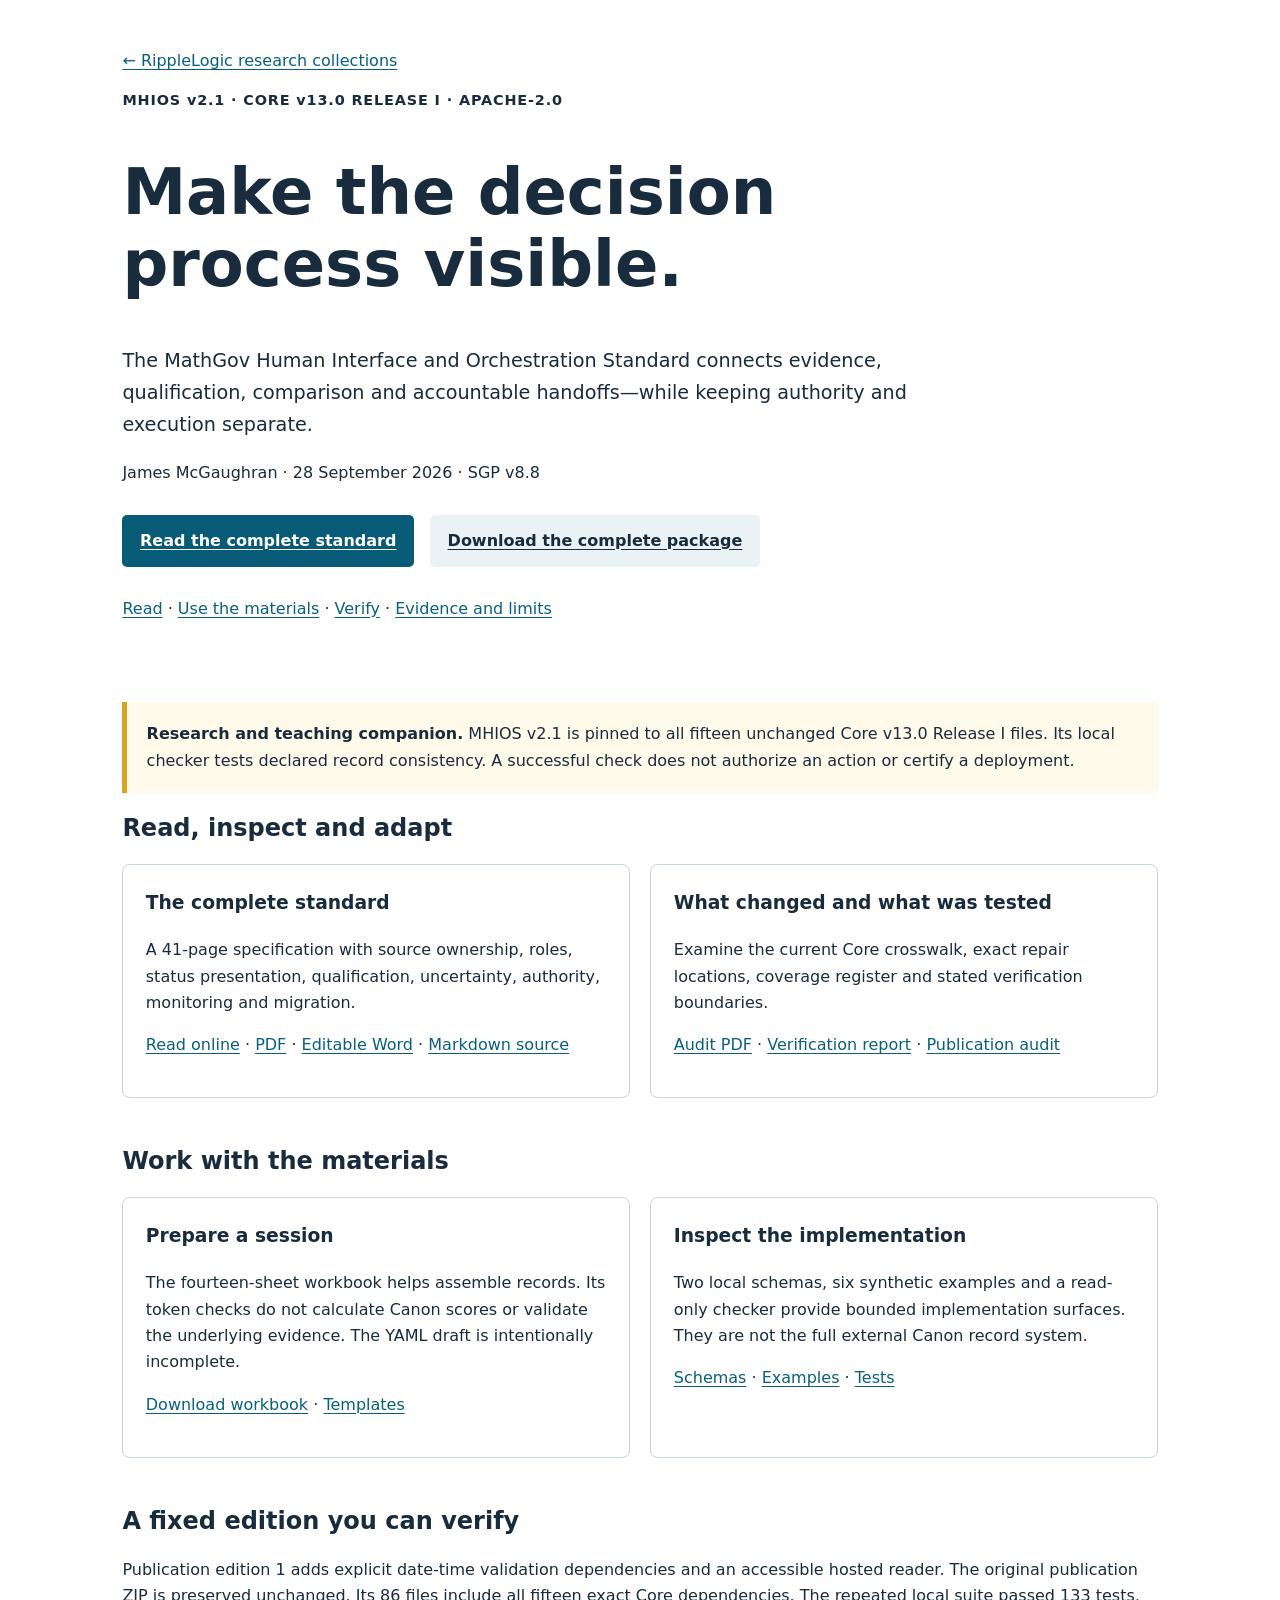
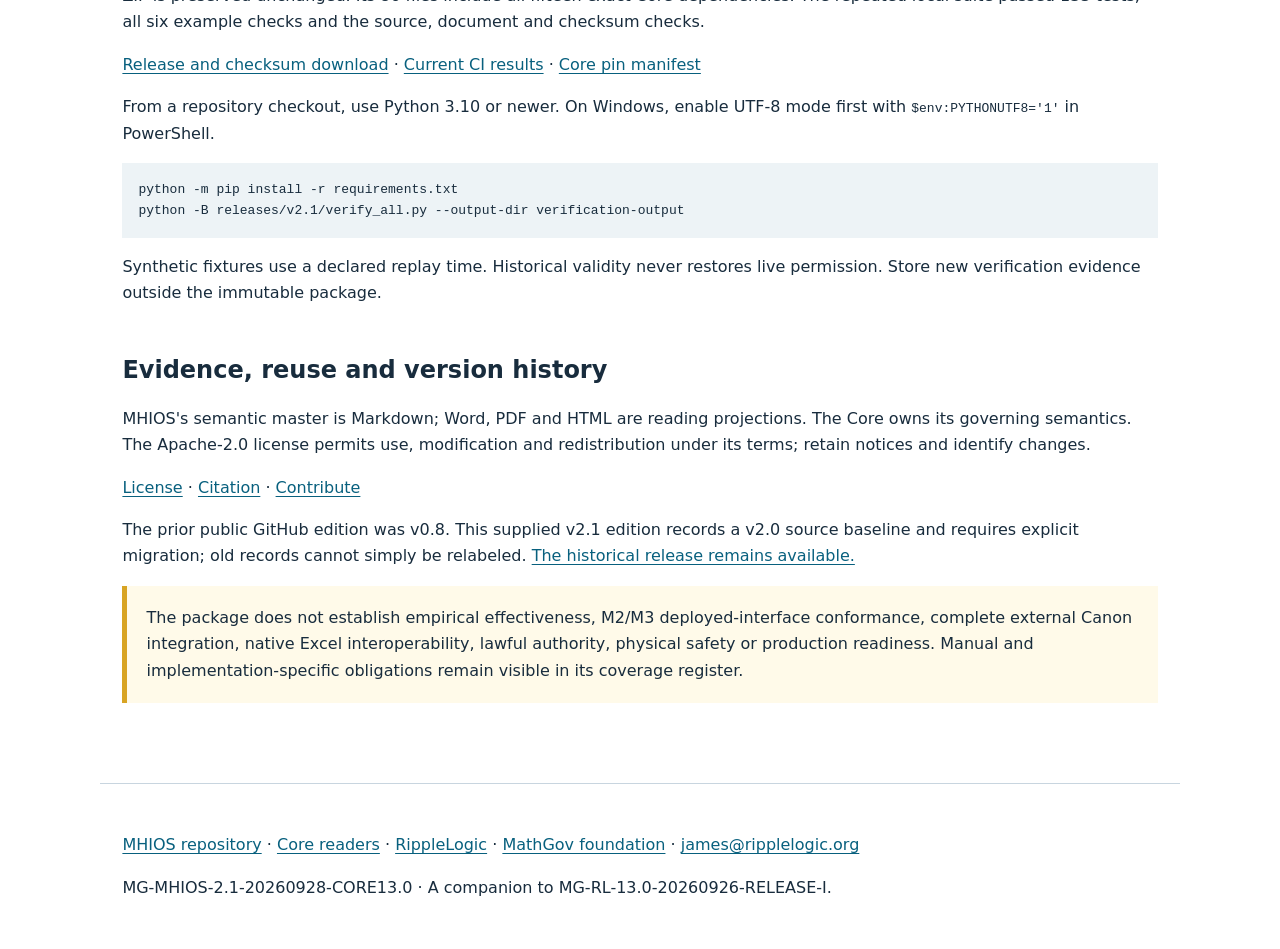
<file: site/index.html>
<!doctype html><html lang="en"><head><meta charset="utf-8"><meta name="viewport" content="width=device-width,initial-scale=1"><title>MHIOS v2.1 | Human Interface and Orchestration</title><meta name="description" content="Read MHIOS v2.1, the human-interface companion to MathGov Core v13.0: standard, editable workbook, schemas, examples and bounded verification."><link rel="canonical" href="https://mathgov.github.io/mhios/"><meta property="og:title" content="MHIOS v2.1 | Human Interface and Orchestration"><meta property="og:description" content="Read the standard. Inspect the records. Keep decision, authority and execution distinct."><meta property="og:type" content="website"><meta property="og:url" content="https://mathgov.github.io/mhios/"><meta name="twitter:card" content="summary"><style>
:root{color-scheme:light;font-family:system-ui,sans-serif;color:#182c3d;background:#fff}*{box-sizing:border-box}body{margin:0;line-height:1.65}header,main,footer{max-width:1080px;margin:auto;padding:2rem 1.4rem}header{padding-top:3rem}h1{font-size:clamp(2.3rem,6vw,4rem);line-height:1.12;max-width:850px;margin:.7em 0}h2{line-height:1.3}a{color:#08607e;text-underline-offset:.2em}a:hover{text-decoration-thickness:2px}a:focus-visible{outline:3px solid #955500;outline-offset:5px}.eyebrow{font-weight:700;letter-spacing:.06em;font-size:.9rem}.lead{font-size:1.2rem;max-width:830px}.actions{display:flex;gap:1rem;flex-wrap:wrap;margin:1.8rem 0}.button{display:inline-block;background:#085b77;color:#fff;padding:.8rem 1.1rem;border-radius:5px;font-weight:700}.secondary{background:#eaf2f5;color:#182c3d}.note{background:#fffae9;border-left:5px solid #d8a423;padding:1.2rem}.grid{display:grid;grid-template-columns:repeat(2,minmax(0,1fr));gap:1.3rem}.card{border:1px solid #c8d5df;padding:1.4rem;border-radius:8px}.card h3{margin-top:0}section{margin-bottom:3rem}code{overflow-wrap:anywhere}pre{background:#edf3f6;padding:1rem;white-space:pre-wrap;overflow-wrap:anywhere}footer{border-top:1px solid #c8d5df}.skip{position:absolute;top:-80px;left:1rem;background:white;padding:.8rem}.skip:focus{top:0}@media(max-width:650px){.grid{grid-template-columns:1fr}header,main,footer{padding:1.4rem}h1{margin:.7em 0}}
</style></head><body><a class="skip" href="#main">Skip to main content</a><header><a href="https://ripplelogic.org/">← RippleLogic research collections</a><p class="eyebrow">MHIOS v2.1 · CORE v13.0 RELEASE I · APACHE-2.0</p><h1>Make the decision process visible.</h1><p class="lead">The MathGov Human Interface and Orchestration Standard connects evidence, qualification, comparison and accountable handoffs—while keeping authority and execution separate.</p><p>James McGaughran · 28 September 2026 · SGP v8.8</p><div class="actions"><a class="button" href="read/">Read the complete standard</a><a class="button secondary" href="https://github.com/MathGov/mhios/releases/download/v2.1-core13.0/MathGov_MHIOS_v2.1_Core13.0_Publication_Edition_1.zip">Download the complete package</a></div><nav aria-label="Publication sections"><a href="#read">Read</a> · <a href="#use">Use the materials</a> · <a href="#verify">Verify</a> · <a href="#scope">Evidence and limits</a></nav></header><main id="main"><p class="note"><strong>Research and teaching companion.</strong> MHIOS v2.1 is pinned to all fifteen unchanged Core v13.0 Release I files. Its local checker tests declared record consistency. A successful check does not authorize an action or certify a deployment.</p><section id="read"><h2>Read, inspect and adapt</h2><div class="grid"><article class="card"><h3>The complete standard</h3><p>A 41-page specification with source ownership, roles, status presentation, qualification, uncertainty, authority, monitoring and migration.</p><p><a href="read/">Read online</a> · <a href="releases/v2.1/docs/MathGov_Human_Interface_and_Orchestration_Standard_v2.1.pdf">PDF</a> · <a href="releases/v2.1/docs/MathGov_Human_Interface_and_Orchestration_Standard_v2.1.docx">Editable Word</a> · <a href="https://github.com/MathGov/mhios/blob/main/releases/v2.1/docs/MathGov_Human_Interface_and_Orchestration_Standard_v2.1.md">Markdown source</a></p></article><article class="card"><h3>What changed and what was tested</h3><p>Examine the current Core crosswalk, exact repair locations, coverage register and stated verification boundaries.</p><p><a href="releases/v2.1/release/AUDIT_AND_IMPROVEMENTS.pdf">Audit PDF</a> · <a href="https://github.com/MathGov/mhios/blob/main/releases/v2.1/release/VERIFICATION_REPORT.md">Verification report</a> · <a href="https://github.com/MathGov/mhios/blob/main/PUBLICATION.md">Publication audit</a></p></article></div></section><section id="use"><h2>Work with the materials</h2><div class="grid"><article class="card"><h3>Prepare a session</h3><p>The fourteen-sheet workbook helps assemble records. Its token checks do not calculate Canon scores or validate the underlying evidence. The YAML draft is intentionally incomplete.</p><p><a href="releases/v2.1/templates/MHIOS_v2.1_Implementation_Workbook.xlsx">Download workbook</a> · <a href="https://github.com/MathGov/mhios/tree/main/releases/v2.1/templates">Templates</a></p></article><article class="card"><h3>Inspect the implementation</h3><p>Two local schemas, six synthetic examples and a read-only checker provide bounded implementation surfaces. They are not the full external Canon record system.</p><p><a href="https://github.com/MathGov/mhios/tree/main/releases/v2.1/schemas">Schemas</a> · <a href="https://github.com/MathGov/mhios/tree/main/releases/v2.1/examples">Examples</a> · <a href="https://github.com/MathGov/mhios/tree/main/releases/v2.1/tests">Tests</a></p></article></div></section><section id="verify"><h2>A fixed edition you can verify</h2><p>Publication edition 1 adds explicit date-time validation dependencies and an accessible hosted reader. The original publication ZIP is preserved unchanged. Its 86 files include all fifteen exact Core dependencies. The repeated local suite passed 133 tests, all six example checks and the source, document and checksum checks.</p><p><a href="https://github.com/MathGov/mhios/releases/tag/v2.1-core13.0">Release and checksum download</a> · <a href="https://github.com/MathGov/mhios/actions">Current CI results</a> · <a href="releases/v2.1/references/CORE_PIN_MANIFEST.json">Core pin manifest</a></p><p>From a repository checkout, use Python 3.10 or newer. On Windows, enable UTF-8 mode first with <code>$env:PYTHONUTF8='1'</code> in PowerShell.</p><pre>python -m pip install -r requirements.txt
python -B releases/v2.1/verify_all.py --output-dir verification-output</pre><p>Synthetic fixtures use a declared replay time. Historical validity never restores live permission. Store new verification evidence outside the immutable package.</p></section><section id="scope"><h2>Evidence, reuse and version history</h2><p>MHIOS's semantic master is Markdown; Word, PDF and HTML are reading projections. The Core owns its governing semantics. The Apache-2.0 license permits use, modification and redistribution under its terms; retain notices and identify changes.</p><p><a href="https://github.com/MathGov/mhios/blob/main/LICENSE">License</a> · <a href="https://github.com/MathGov/mhios/blob/main/CITATION.cff">Citation</a> · <a href="https://github.com/MathGov/mhios/blob/main/CONTRIBUTING.md">Contribute</a></p><p>The prior public GitHub edition was v0.8. This supplied v2.1 edition records a v2.0 source baseline and requires explicit migration; old records cannot simply be relabeled. <a href="https://github.com/MathGov/mhios/releases/tag/v0.8">The historical release remains available.</a></p><p class="note">The package does not establish empirical effectiveness, M2/M3 deployed-interface conformance, complete external Canon integration, native Excel interoperability, lawful authority, physical safety or production readiness. Manual and implementation-specific obligations remain visible in its coverage register.</p></section></main><footer><p><a href="https://github.com/MathGov/mhios">MHIOS repository</a> · <a href="https://mathgov.github.io/ripple-logic/">Core readers</a> · <a href="https://ripplelogic.org/">RippleLogic</a> · <a href="https://mathgov.org/">MathGov foundation</a> · <a href="mailto:james@ripplelogic.org">james@ripplelogic.org</a></p><p>MG-MHIOS-2.1-20260928-CORE13.0 · A companion to MG-RL-13.0-20260926-RELEASE-I.</p></footer></body></html>
</file>
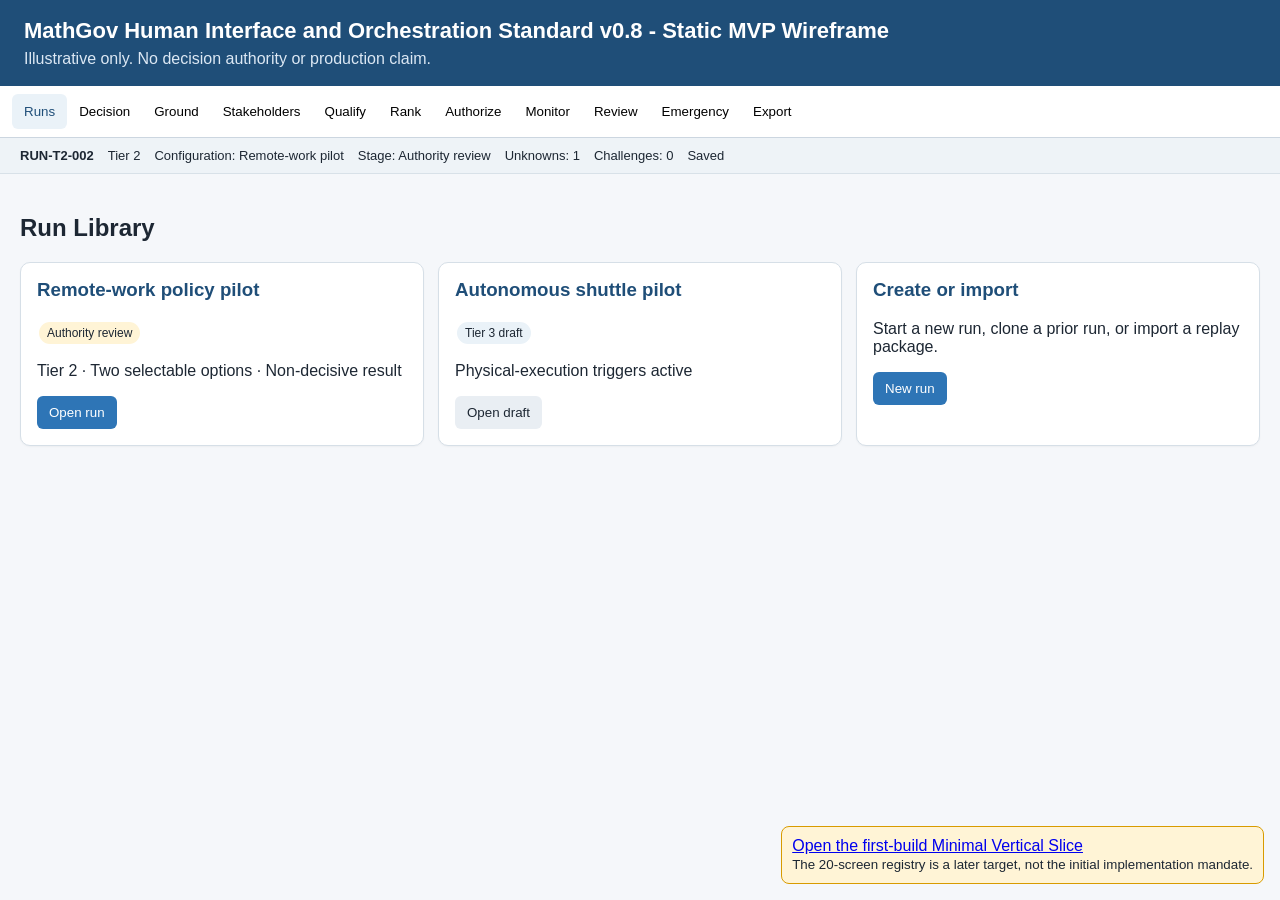
<file: wireframes/index.html>
<!doctype html>
<html lang="en"><head><meta charset="utf-8"><meta name="viewport" content="width=device-width,initial-scale=1">
<title>MHIOS v0.8 Wireframe</title>
<style>
:root{--blue:#1f4e78;--blue2:#2e75b6;--light:#eaf2f8;--ink:#1d2733;--muted:#66788a;--ok:#e9f7ef;--warn:#fff4d6;--bad:#fdecea}
*{box-sizing:border-box}body{margin:0;font-family:Arial,Helvetica,sans-serif;color:var(--ink);background:#f5f7fa}
header{background:var(--blue);color:white;padding:18px 24px}header h1{margin:0;font-size:22px}header p{margin:6px 0 0;color:#dce8f4}
nav{display:flex;flex-wrap:wrap;background:white;border-bottom:1px solid #ccd6e0;padding:8px 12px;position:sticky;top:0;z-index:10}
nav button{border:0;background:transparent;padding:10px 12px;border-radius:6px;cursor:pointer}nav button.active,nav button:hover{background:var(--light);color:var(--blue)}
.status{display:flex;gap:14px;flex-wrap:wrap;padding:10px 20px;background:#eef3f7;border-bottom:1px solid #d8e1e8;font-size:13px}
main{padding:20px;max-width:1400px;margin:auto}.screen{display:none}.screen.active{display:block}
.grid{display:grid;grid-template-columns:repeat(auto-fit,minmax(260px,1fr));gap:14px}.card{background:white;border:1px solid #d6dfe7;border-radius:10px;padding:16px;box-shadow:0 1px 2px #0000000a}.card h3{margin-top:0;color:var(--blue)}
.pill{display:inline-block;padding:4px 8px;border-radius:999px;background:var(--light);font-size:12px;margin:2px}.ok{background:var(--ok)}.warn{background:var(--warn)}.bad{background:var(--bad)}
.pipeline{display:grid;grid-template-columns:repeat(5,1fr);gap:8px;margin:18px 0}.stage{background:white;border:2px solid #cfd9e2;border-radius:10px;padding:14px;text-align:center}.stage.done{border-color:#40916c}
table{width:100%;border-collapse:collapse;background:white}th,td{padding:10px;border:1px solid #d9e1e8;text-align:left}th{background:var(--blue);color:white}
.btn{background:var(--blue2);color:white;border:0;border-radius:6px;padding:9px 12px;cursor:pointer}.btn.secondary{background:#e9eef3;color:var(--ink)}
.two{display:grid;grid-template-columns:1fr 1fr;gap:14px}@media(max-width:800px){.two,.pipeline{grid-template-columns:1fr}}
.small{font-size:13px;color:var(--muted)}.bar{height:10px;background:#dde5ec;border-radius:10px;overflow:hidden}.bar span{display:block;height:100%;background:var(--blue2)}
</style></head>
<body><header><h1>MathGov Human Interface and Orchestration Standard v0.8 - Static MVP Wireframe</h1><p>Illustrative only. No decision authority or production claim.</p></header>
<nav id="nav"></nav>
<div class="status"><b>RUN-T2-002</b><span>Tier 2</span><span>Configuration: Remote-work pilot</span><span>Stage: Authority review</span><span>Unknowns: 1</span><span>Challenges: 0</span><span>Saved</span></div>
<main id="main"></main>
<script>
const screens=[
['Runs',`<h2>Run Library</h2><div class="grid"><div class="card"><h3>Remote-work policy pilot</h3><span class="pill warn">Authority review</span><p>Tier 2 · Two selectable options · Non-decisive result</p><button class="btn">Open run</button></div><div class="card"><h3>Autonomous shuttle pilot</h3><span class="pill">Tier 3 draft</span><p>Physical-execution triggers active</p><button class="btn secondary">Open draft</button></div><div class="card"><h3>Create or import</h3><p>Start a new run, clone a prior run, or import a replay package.</p><button class="btn">New run</button></div></div>`],
['Decision',`<h2>Decision Canvas</h2><div class="two"><div class="card"><h3>Decision question</h3><p>How many remote days should eligible office roles receive during a one-year pilot?</p><h3>Options</h3><p>A: Three remote days<br>B: Two remote days</p></div><div class="card"><h3>Boundaries</h3><p><b>Configuration:</b> Eligible office roles; one-year pilot</p><p><b>Authority:</b> HR policy authority</p><p><b>Claim boundary:</b> Pilot only; not a universal productivity claim</p></div></div>`],
['Ground',`<h2>Ground</h2><div class="grid"><div class="card"><h3>Claims</h3><p>6 material claims · 1 assumption-bound</p><button class="btn secondary">Open claims</button></div><div class="card"><h3>Evidence</h3><p>9 items · 2 counterevidence links</p><button class="btn secondary">Open evidence</button></div><div class="card"><h3>Unknowns</h3><p>Long-run collaboration effect</p><span class="pill warn">Control + monitor</span></div></div>`],
['Stakeholders',`<h2>Stakeholder Discovery</h2><table><tr><th>Instance</th><th>Exposure</th><th>Scope</th><th>Rights candidate</th></tr><tr><td>Eligible employees</td><td>Commuting, flexibility, coordination</td><td>U1, U4</td><td>Agency, health</td></tr><tr><td>New hires</td><td>Onboarding and support</td><td>U1, U4</td><td>Equal treatment</td></tr><tr><td>Household members</td><td>Care and schedule effects</td><td>U2</td><td>Not yet reviewed</td></tr></table><p><button class="btn">Add stakeholder</button> <button class="btn secondary">Challenge omission</button></p>`],
['Qualify',`<h2>Qualify</h2><div class="pipeline"><div class="stage done"><b>RG</b><br><span class="pill warn">Narrowed</span></div><div class="stage done"><b>RF/NCRC</b><br><span class="pill ok">Pass</span></div><div class="stage done"><b>TRC</b><br><span class="pill ok">Pass</span></div><div class="stage done"><b>CSV</b><br><span class="pill warn">Pass with controls</span></div><div class="stage done"><b>RLS</b><br><span class="pill">Non-decisive</span></div></div><div class="card"><h3>Current action</h3><p>Record authority selection. Framework result is non-decisive; deterministic selection is not permitted.</p></div>`],
['Rank',`<h2>Rank Survivors</h2><div class="two"><div class="card"><h3>Option A</h3><p>RLS: 0.031</p><div class="bar"><span style="width:64%"></span></div><p class="small">Uncertainty overlaps Option B.</p></div><div class="card"><h3>Option B</h3><p>RLS: 0.027</p><div class="bar"><span style="width:57%"></span></div><p class="small">Gap = 1.3; threshold = 2.</p></div></div><div class="card"><h3>Result</h3><span class="pill warn">REFUSE_DETERMINISTIC_SELECTION</span><p>Authority judgment is required and must remain separately recorded.</p></div>`],
['Authorize',`<h2>Authority Selection and Execution Review</h2><div class="two"><div class="card"><h3>Selection</h3><p><b>Authority:</b> HR policy authority</p><p><b>Mandate:</b> Approved pilot-policy mandate</p><p><b>Selected option:</b> Two remote days</p><p><b>Basis:</b> Non-decisive result; lower transition burden during pilot</p><p><b>Condition:</b> Six-month review</p></div><div class="card"><h3>Execution authorization</h3><p><b>Configuration binding:</b> Remote-work pilot v1.2</p><p><b>Permission snapshot:</b> HR-POL-2026-14 v3 · verified 9 Aug 2026</p><p><b>Effective interval:</b> Current; not revoked or superseded</p><p><b>Controls:</b> 2/2 active · <b>Preconditions:</b> 3/3 satisfied</p><p><b>Conflicts:</b> None unresolved</p><span class="pill ok">ELIGIBLE FOR AUTHORITY SIGN-OFF</span></div></div><p><button class="btn">Review evidence and sign</button></p>`],
['Monitor',`<h2>Monitor and Requalify</h2><table><tr><th>Signal</th><th>Expected</th><th>Current</th><th>Effect</th></tr><tr><td>Onboarding completion</td><td>Within baseline range</td><td>Pending</td><td>No trigger</td></tr><tr><td>Employee commuting days</td><td>Decrease</td><td>Early decrease</td><td>Supports claim</td></tr><tr><td>Policy configuration</td><td>Unchanged</td><td>Unchanged</td><td>No requalification</td></tr></table>`],
['Review',`<h2>Review and Challenge</h2><div class="grid"><div class="card"><h3>AI suggestions awaiting review</h3><p>2 stakeholder suggestions</p><button class="btn secondary">Review</button></div><div class="card"><h3>Anti-theater checks</h3><span class="pill ok">No blocking pattern</span><p>One monitoring-only control correctly labeled.</p></div><div class="card"><h3>Challenges</h3><p>No open challenges.</p><button class="btn">Create challenge</button></div></div>`],
['Emergency',`<h2>Emergency Rights Comparison</h2><div class="card"><span class="pill bad">Controlled failure protocol</span><p>No option passes RF/NCRC. This surface does not display an ordinary pass, ordinary selectable set, or RLS selection.</p></div><div class="two"><div class="card"><h3>Canonical order</h3><p><b>Rights:</b> LIFE → BODY → ECOL → LBTY → NEED → DIGN → PROC → INFO</p><p><b>Within each right:</b> categorical → severe risk → floor depth</p></div><div class="card"><h3>Required governance</h3><p>Independent challenger · remediation · monitoring and appeal · expiry · return-to-normal triggers</p></div></div><div class="card"><h3>Comparison trace</h3><p>The first resolving coordinate and all unresolved fields remain visible. A sensitivity review moves PROC and INFO earlier when epistemic or procedural failure could enable severe harm.</p></div>`],
['Export',`<h2>Export</h2><div class="grid"><div class="card"><h3>Canonical replay package</h3><p>JSON, schemas, hashes, events, calculations</p><button class="btn">Generate</button></div><div class="card"><h3>PCC and reports</h3><p>DOCX/PDF gate and authority reports</p><button class="btn">Generate</button></div><div class="card"><h3>Public summary</h3><p>Redacted transparency view with redaction log</p><button class="btn">Preview</button></div></div>`]
];
const nav=document.getElementById('nav'),main=document.getElementById('main');
screens.forEach((s,i)=>{const b=document.createElement('button');b.textContent=s[0];b.onclick=()=>show(i);nav.appendChild(b);const d=document.createElement('section');d.className='screen';d.innerHTML=s[1];main.appendChild(d)});
function show(i){[...nav.children].forEach((b,j)=>b.classList.toggle('active',i===j));[...main.children].forEach((d,j)=>d.classList.toggle('active',i===j))}show(0);
</script><div style="position:fixed;right:16px;bottom:16px;background:#fff4d6;border:1px solid #d89b00;padding:10px;border-radius:8px;font-family:Arial,sans-serif"><a href="minimal_vertical_slice.html">Open the first-build Minimal Vertical Slice</a><br><small>The 20-screen registry is a later target, not the initial implementation mandate.</small></div></body></html>
</file>
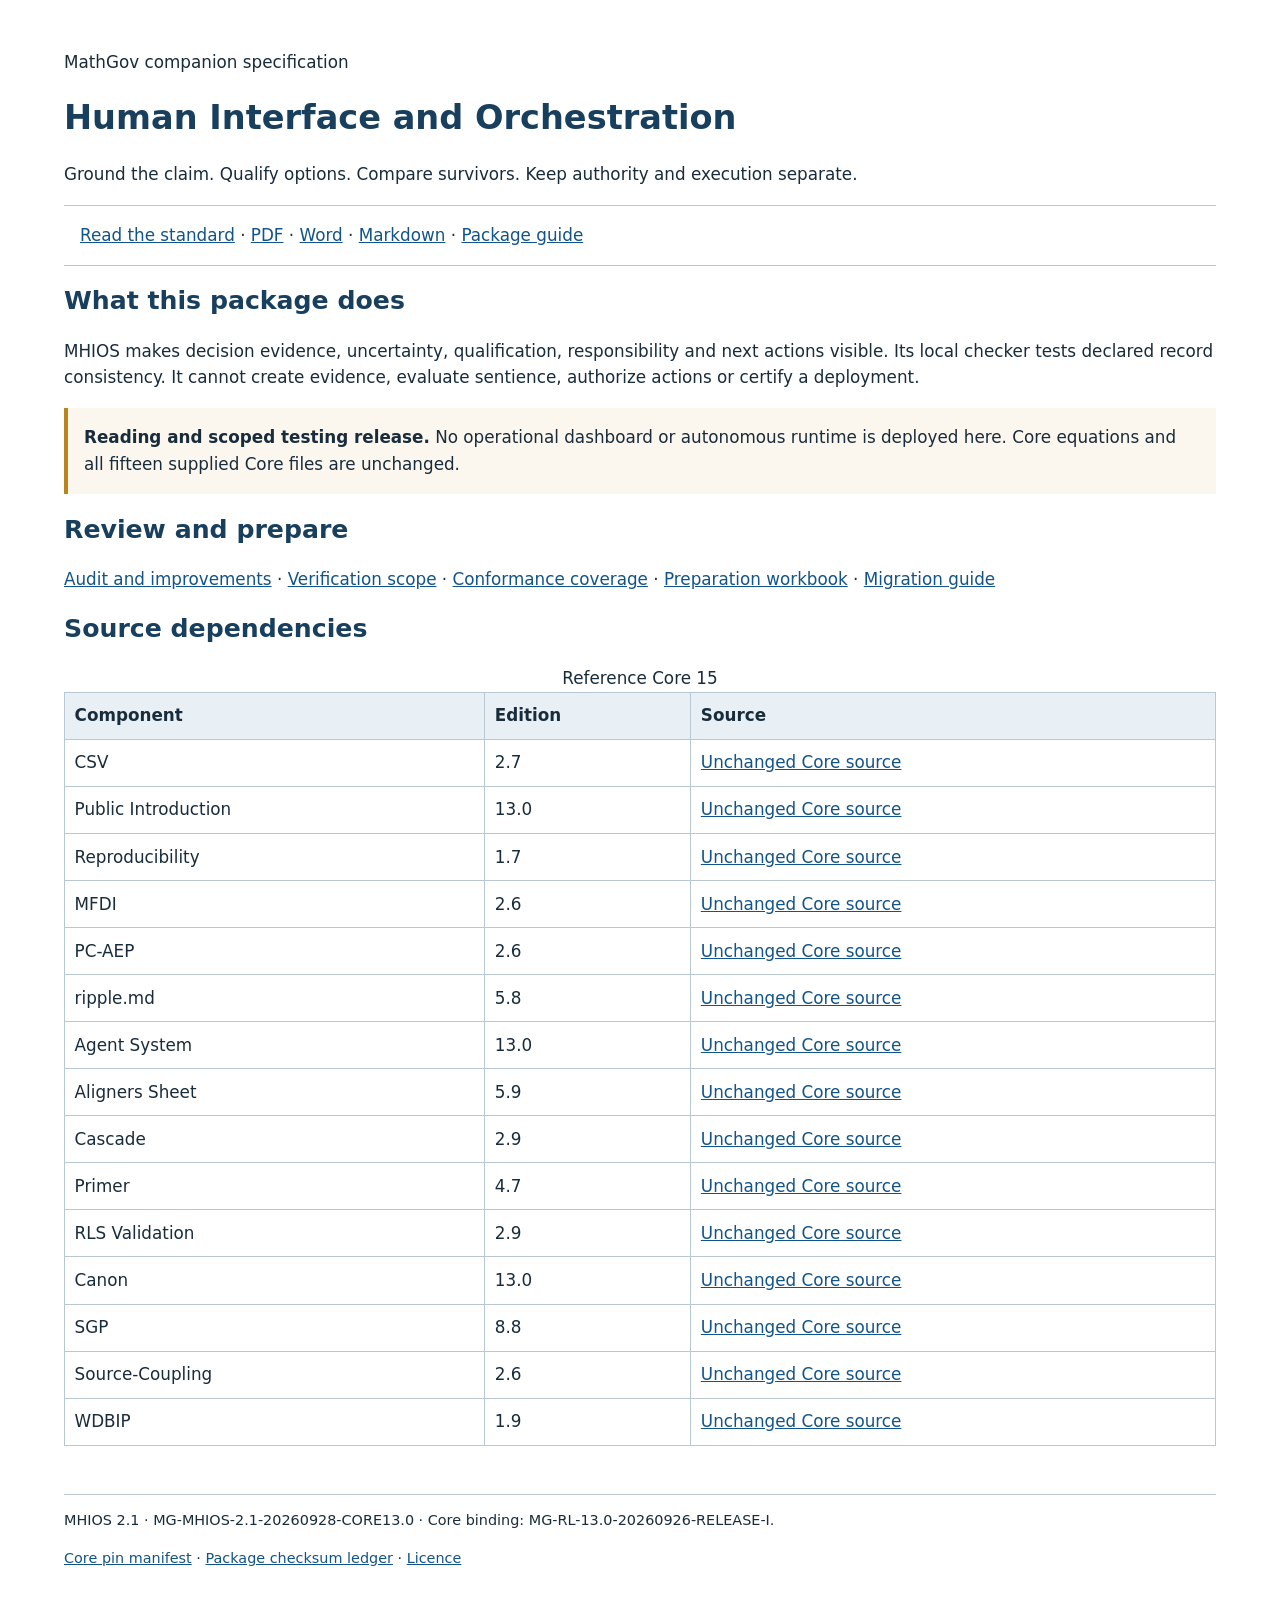
<file: releases/v2.1/index.html>
<!doctype html><html lang="en"><head><meta charset="utf-8"><meta name="viewport" content="width=device-width, initial-scale=1"><title>MHIOS | Human interface and orchestration</title><link rel="stylesheet" href="web/reading.css"></head><body><a class="skip" href="#main">Skip to main content</a><header><p>MathGov companion specification</p><h1>Human Interface and Orchestration</h1><p>Ground the claim. Qualify options. Compare survivors. Keep authority and execution separate.</p></header><nav aria-label="Reading formats"><a href="docs/MathGov_Human_Interface_and_Orchestration_Standard_v2.1.html">Read the standard</a> · <a href="docs/MathGov_Human_Interface_and_Orchestration_Standard_v2.1.pdf">PDF</a> · <a href="docs/MathGov_Human_Interface_and_Orchestration_Standard_v2.1.docx">Word</a> · <a href="docs/MathGov_Human_Interface_and_Orchestration_Standard_v2.1.md">Markdown</a> · <a href="README.md">Package guide</a></nav><main id="main"><h2>What this package does</h2><p>MHIOS makes decision evidence, uncertainty, qualification, responsibility and next actions visible. Its local checker tests declared record consistency. It cannot create evidence, evaluate sentience, authorize actions or certify a deployment.</p><p class="note"><strong>Reading and scoped testing release.</strong> No operational dashboard or autonomous runtime is deployed here. Core equations and all fifteen supplied Core files are unchanged.</p><h2>Review and prepare</h2><p><a href="release/AUDIT_AND_IMPROVEMENTS.pdf">Audit and improvements</a> · <a href="release/VERIFICATION_REPORT.md">Verification scope</a> · <a href="release/CONFORMANCE_COVERAGE.csv">Conformance coverage</a> · <a href="templates/MHIOS_v2.1_Implementation_Workbook.xlsx">Preparation workbook</a> · <a href="release/MIGRATION_GUIDE.md">Migration guide</a></p><h2>Source dependencies</h2><table><caption>Reference Core 15</caption><thead><tr><th scope="col">Component</th><th scope="col">Edition</th><th scope="col">Source</th></tr></thead><tbody><tr><td>CSV</td><td>2.7</td><td><a href="references/Core_15/CSV_Gate_Standard_v2.7.docx">Unchanged Core source</a></td></tr><tr><td>Public Introduction</td><td>13.0</td><td><a href="references/Core_15/MATHGOV_3R_1_2_PUBLIC_INTRO_v13.0.docx">Unchanged Core source</a></td></tr><tr><td>Reproducibility</td><td>1.7</td><td><a href="references/Core_15/MATHGOV_REPRODUCIBILITY_AND_USE_STANDARD_v1.7.docx">Unchanged Core source</a></td></tr><tr><td>MFDI</td><td>2.6</td><td><a href="references/Core_15/Methodological_Falsifiability_and_Dependency_Integrity_Standard_v2.6.docx">Unchanged Core source</a></td></tr><tr><td>PC-AEP</td><td>2.6</td><td><a href="references/Core_15/Physical_Causal_Admissibility_Evidence_Profile_v2.6.docx">Unchanged Core source</a></td></tr><tr><td>ripple.md</td><td>5.8</td><td><a href="references/Core_15/ripple_md_Standard_v5.8.docx">Unchanged Core source</a></td></tr><tr><td>Agent System</td><td>13.0</td><td><a href="references/Core_15/RippleLogic_Agent_System_v13.0.docx">Unchanged Core source</a></td></tr><tr><td>Aligners Sheet</td><td>5.9</td><td><a href="references/Core_15/RippleLogic_Aligners_Sheet_v5.9.xlsx">Unchanged Core source</a></td></tr><tr><td>Cascade</td><td>2.9</td><td><a href="references/Core_15/RippleLogic_Cascade_Standard_v2.9.docx">Unchanged Core source</a></td></tr><tr><td>Primer</td><td>4.7</td><td><a href="references/Core_15/RippleLogic_Foundations_Primer_v4.7.docx">Unchanged Core source</a></td></tr><tr><td>RLS Validation</td><td>2.9</td><td><a href="references/Core_15/RippleLogic_RLS_Validation_Protocol_v2.9.docx">Unchanged Core source</a></td></tr><tr><td>Canon</td><td>13.0</td><td><a href="references/Core_15/RippleLogic_v13.0_Canon.docx">Unchanged Core source</a></td></tr><tr><td>SGP</td><td>8.8</td><td><a href="references/Core_15/SGP_v8.8.docx">Unchanged Core source</a></td></tr><tr><td>Source-Coupling</td><td>2.6</td><td><a href="references/Core_15/Source_Coupling_Integrity_Standard_v2.6.docx">Unchanged Core source</a></td></tr><tr><td>WDBIP</td><td>1.9</td><td><a href="references/Core_15/Welfare_Dimension_Boundary_and_Interaction_Protocol_v1.9.docx">Unchanged Core source</a></td></tr></tbody></table></main><footer><p>MHIOS 2.1 · MG-MHIOS-2.1-20260928-CORE13.0 · Core binding: MG-RL-13.0-20260926-RELEASE-I.</p><p><a href="references/CORE_PIN_MANIFEST.json">Core pin manifest</a> · <a href="release/SHA256SUMS.txt">Package checksum ledger</a> · <a href="LICENSE.txt">Licence</a></p></footer></body></html>
</file>
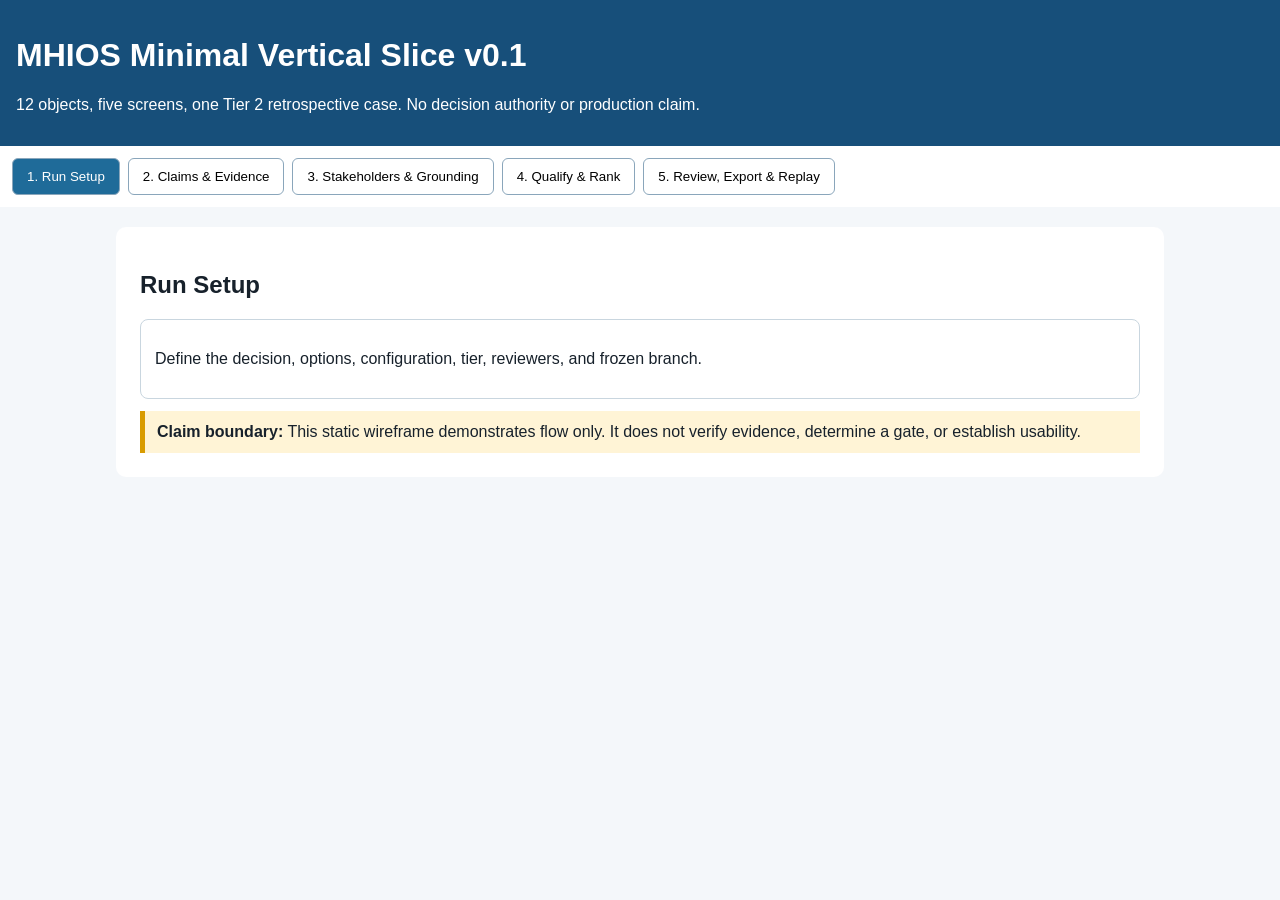
<file: wireframes/minimal_vertical_slice.html>
<!doctype html><html lang="en"><head><meta charset="utf-8"><meta name="viewport" content="width=device-width,initial-scale=1"><title>MHIOS MVS-0.1</title><style>body{font-family:Arial,sans-serif;margin:0;background:#f4f7fa;color:#17212b}header{background:#174f7a;color:white;padding:16px}nav{display:flex;gap:8px;padding:12px;background:white;position:sticky;top:0}button{padding:10px 14px;border:1px solid #8aa6bb;background:#fff;border-radius:6px}button.active{background:#1f6b99;color:white}main{max-width:1000px;margin:20px auto;background:white;padding:24px;border-radius:10px}.card{border:1px solid #c9d6df;padding:14px;margin:12px 0;border-radius:8px}.boundary{background:#fff4d6;border-left:5px solid #d89b00;padding:12px}</style></head><body><header><h1>MHIOS Minimal Vertical Slice v0.1</h1><p>12 objects, five screens, one Tier 2 retrospective case. No decision authority or production claim.</p></header><nav id="nav"></nav><main id="main"></main><script>const screens=[['Run Setup','Define the decision, options, configuration, tier, reviewers, and frozen branch.'],['Claims & Evidence','Enter claims, evidence, assumptions, unknowns, and the independent reviewer first pass.'],['Stakeholders & Grounding','Map affected stakeholders, declare the reality surface, claim boundary, and RG state.'],['Qualify & Rank','Run RF/NCRC, TRC, CSV, short-circuit failures, form the selectable set, and calculate one transparent RLS result.'],['Review, Export & Replay','Record reviewer judgment, challenges, framework result, export JSON/report, and replay independently.']];let active=0;function draw(){nav.innerHTML='';screens.forEach((s,i)=>{let b=document.createElement('button');b.textContent=(i+1)+'. '+s[0];b.className=i===active?'active':'';b.onclick=()=>{active=i;draw()};nav.appendChild(b)});main.innerHTML='<h2>'+screens[active][0]+'</h2><div class="card"><p>'+screens[active][1]+'</p></div><div class="boundary"><strong>Claim boundary:</strong> This static wireframe demonstrates flow only. It does not verify evidence, determine a gate, or establish usability.</div>'}draw();</script></body></html>
</file>
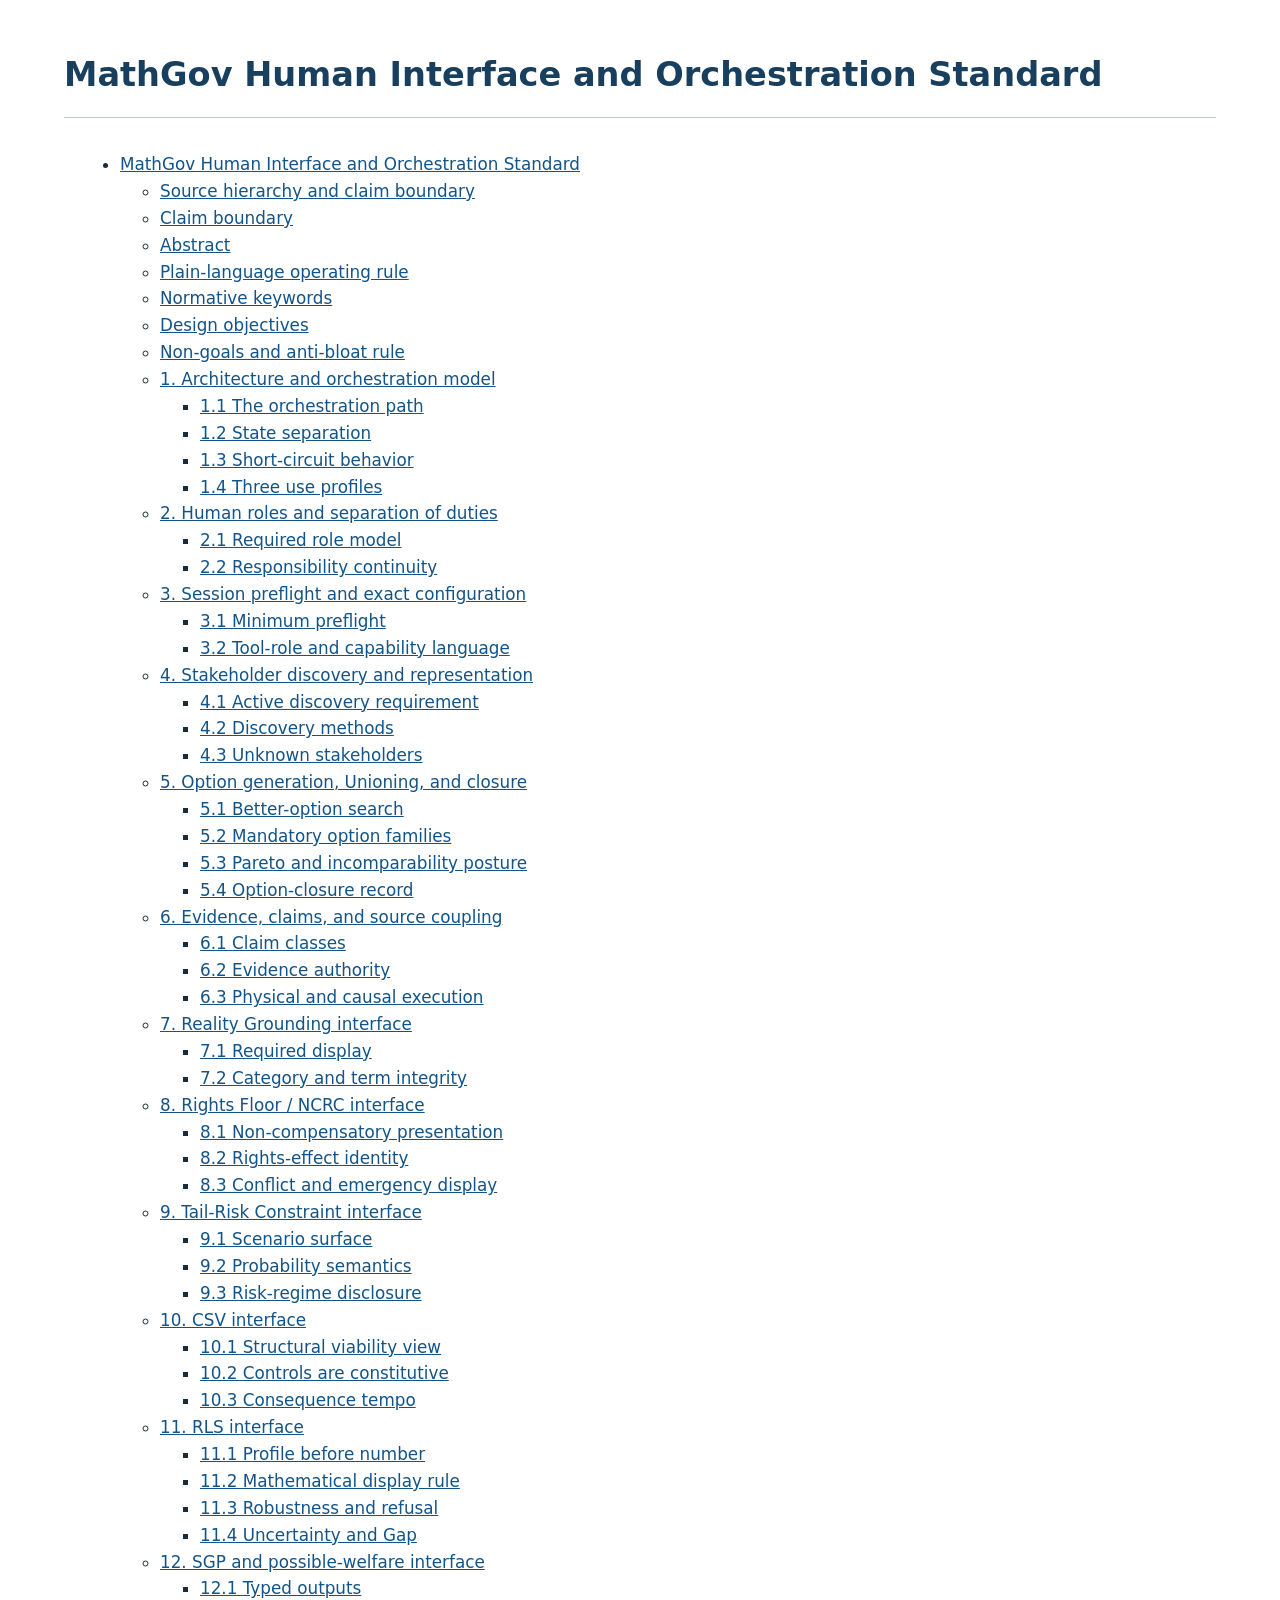
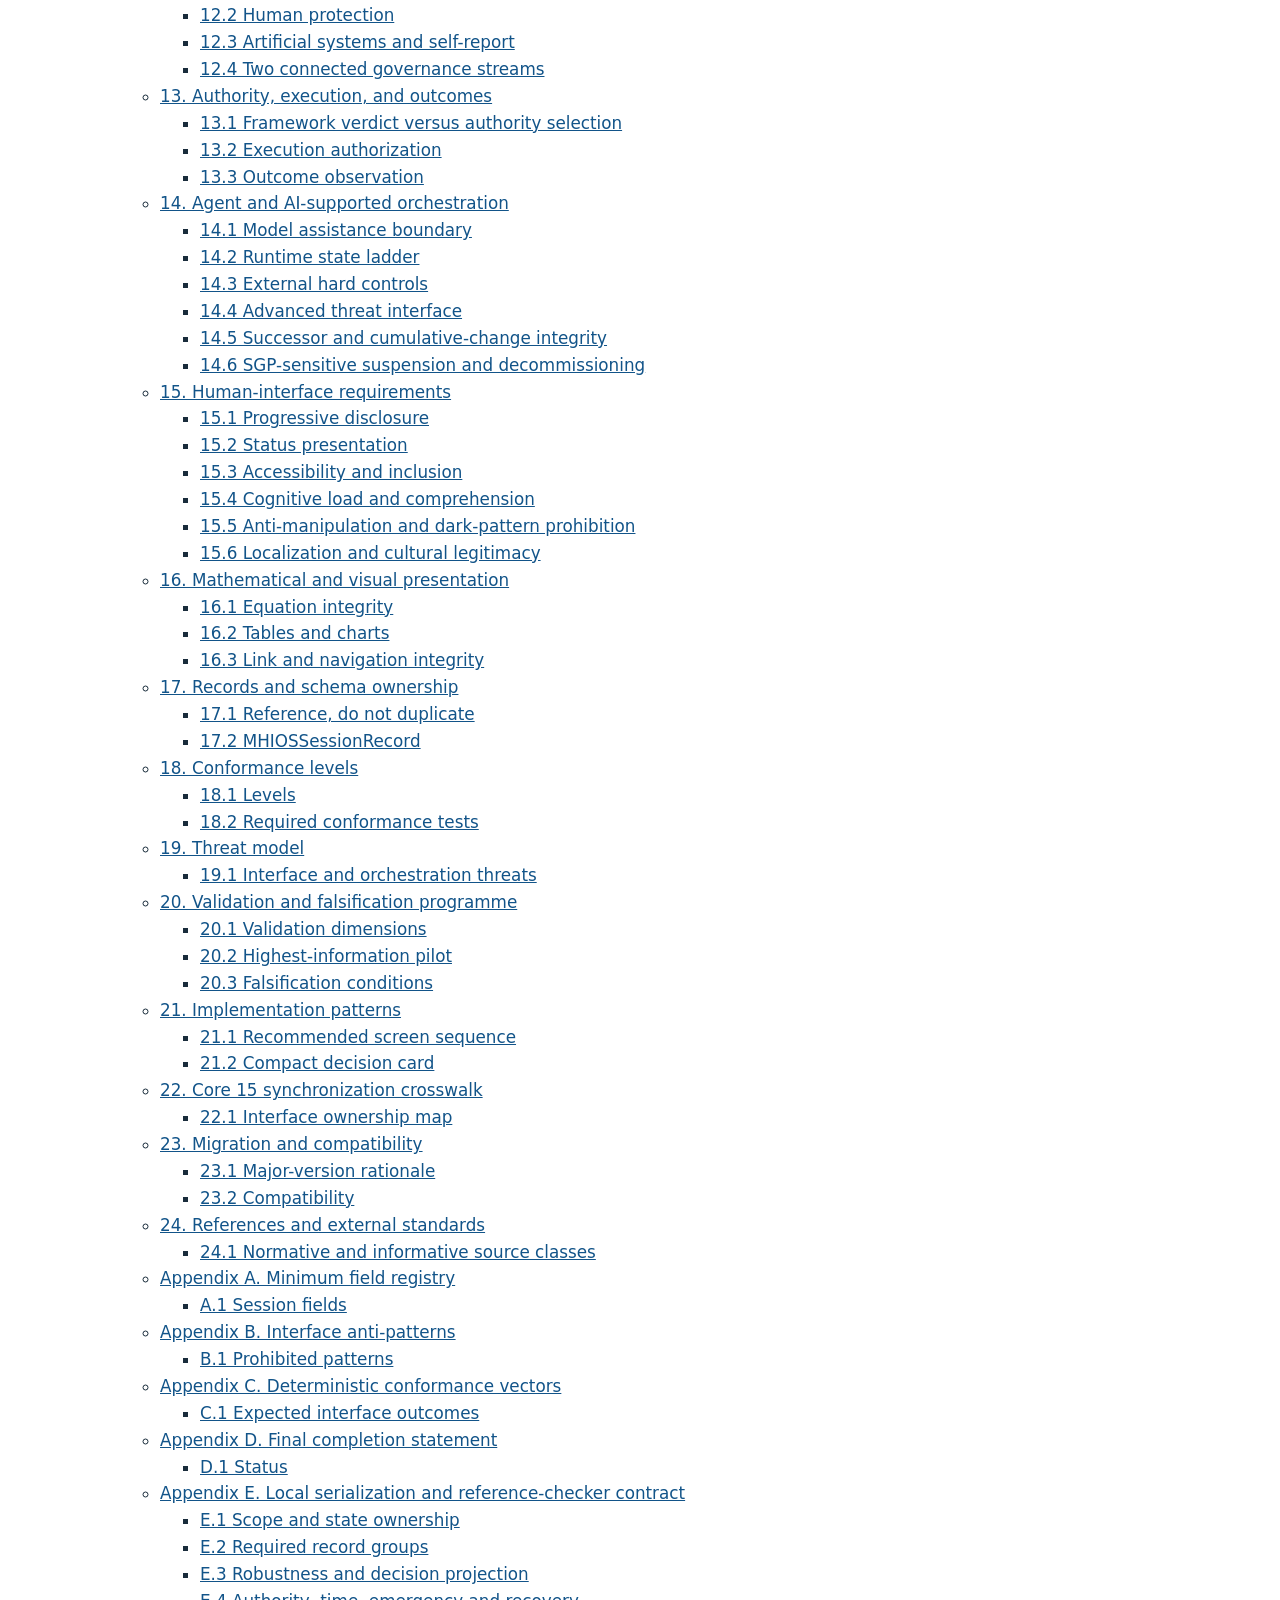
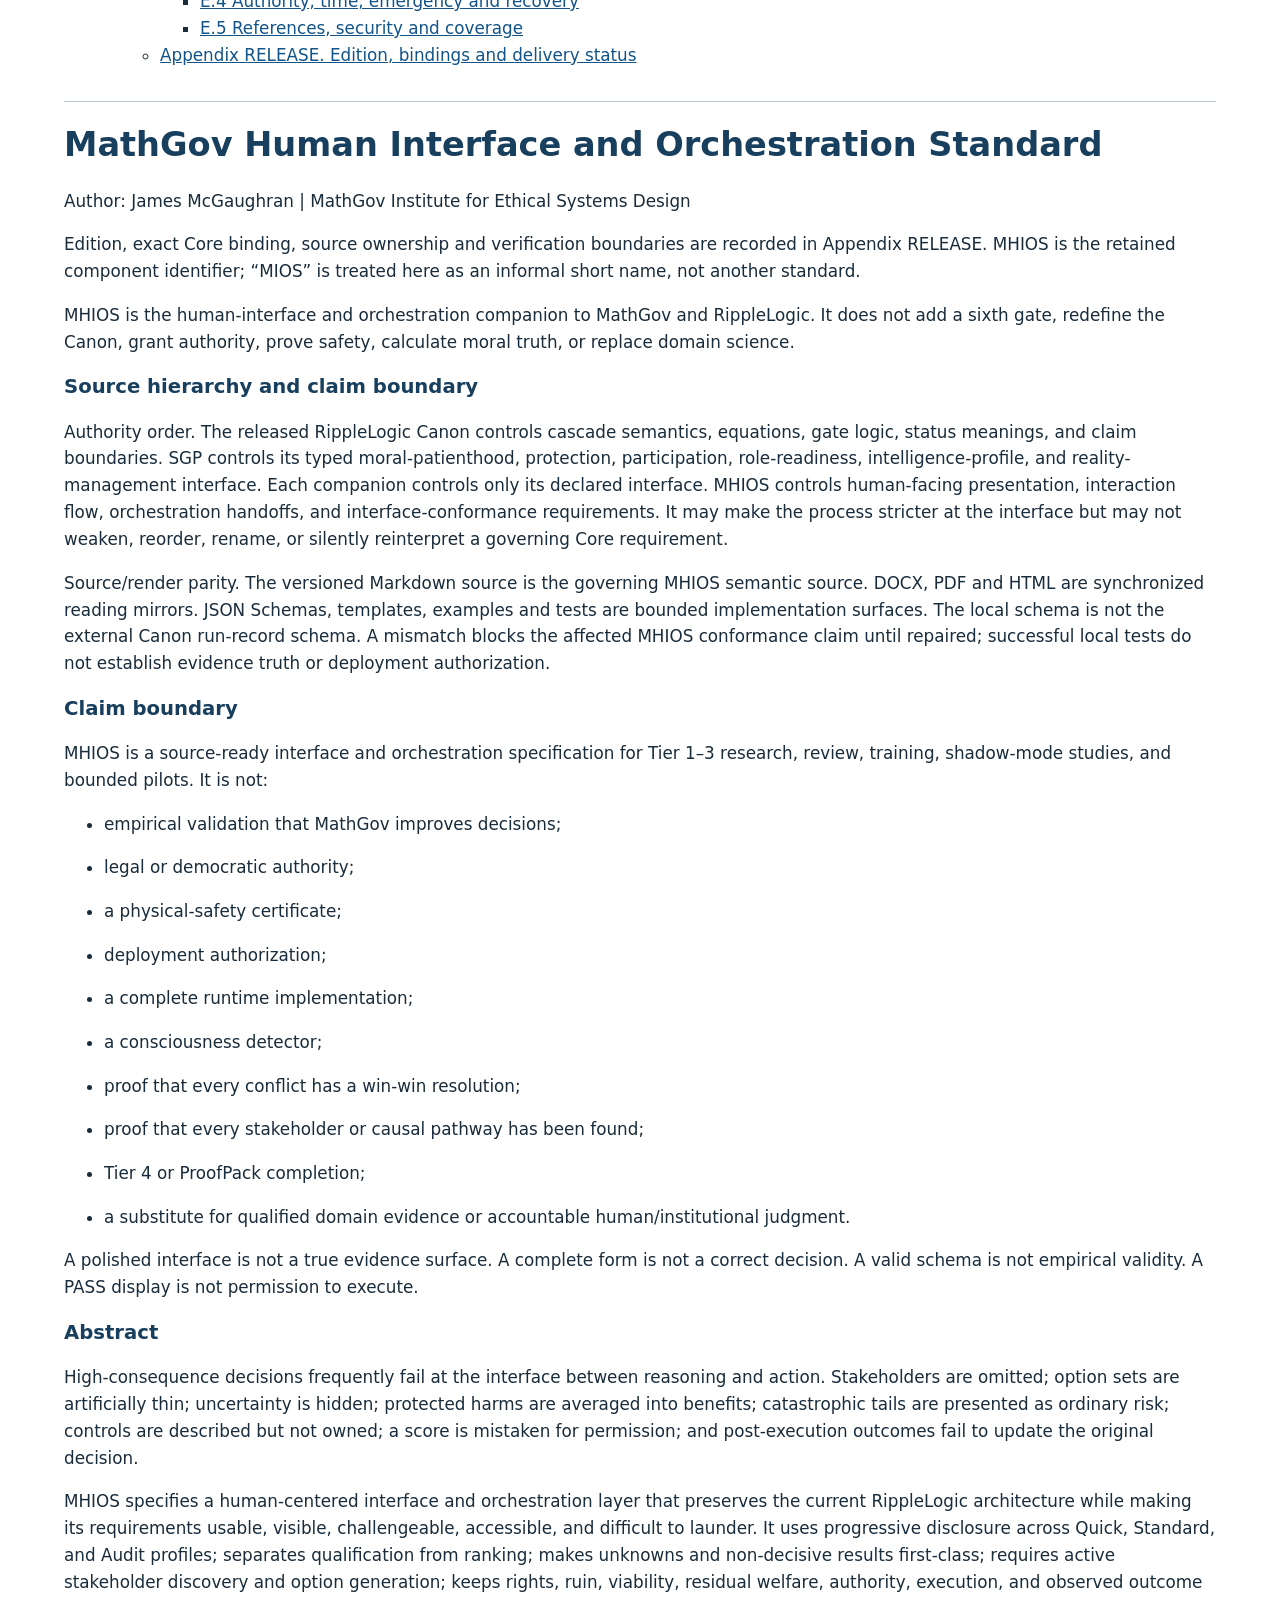
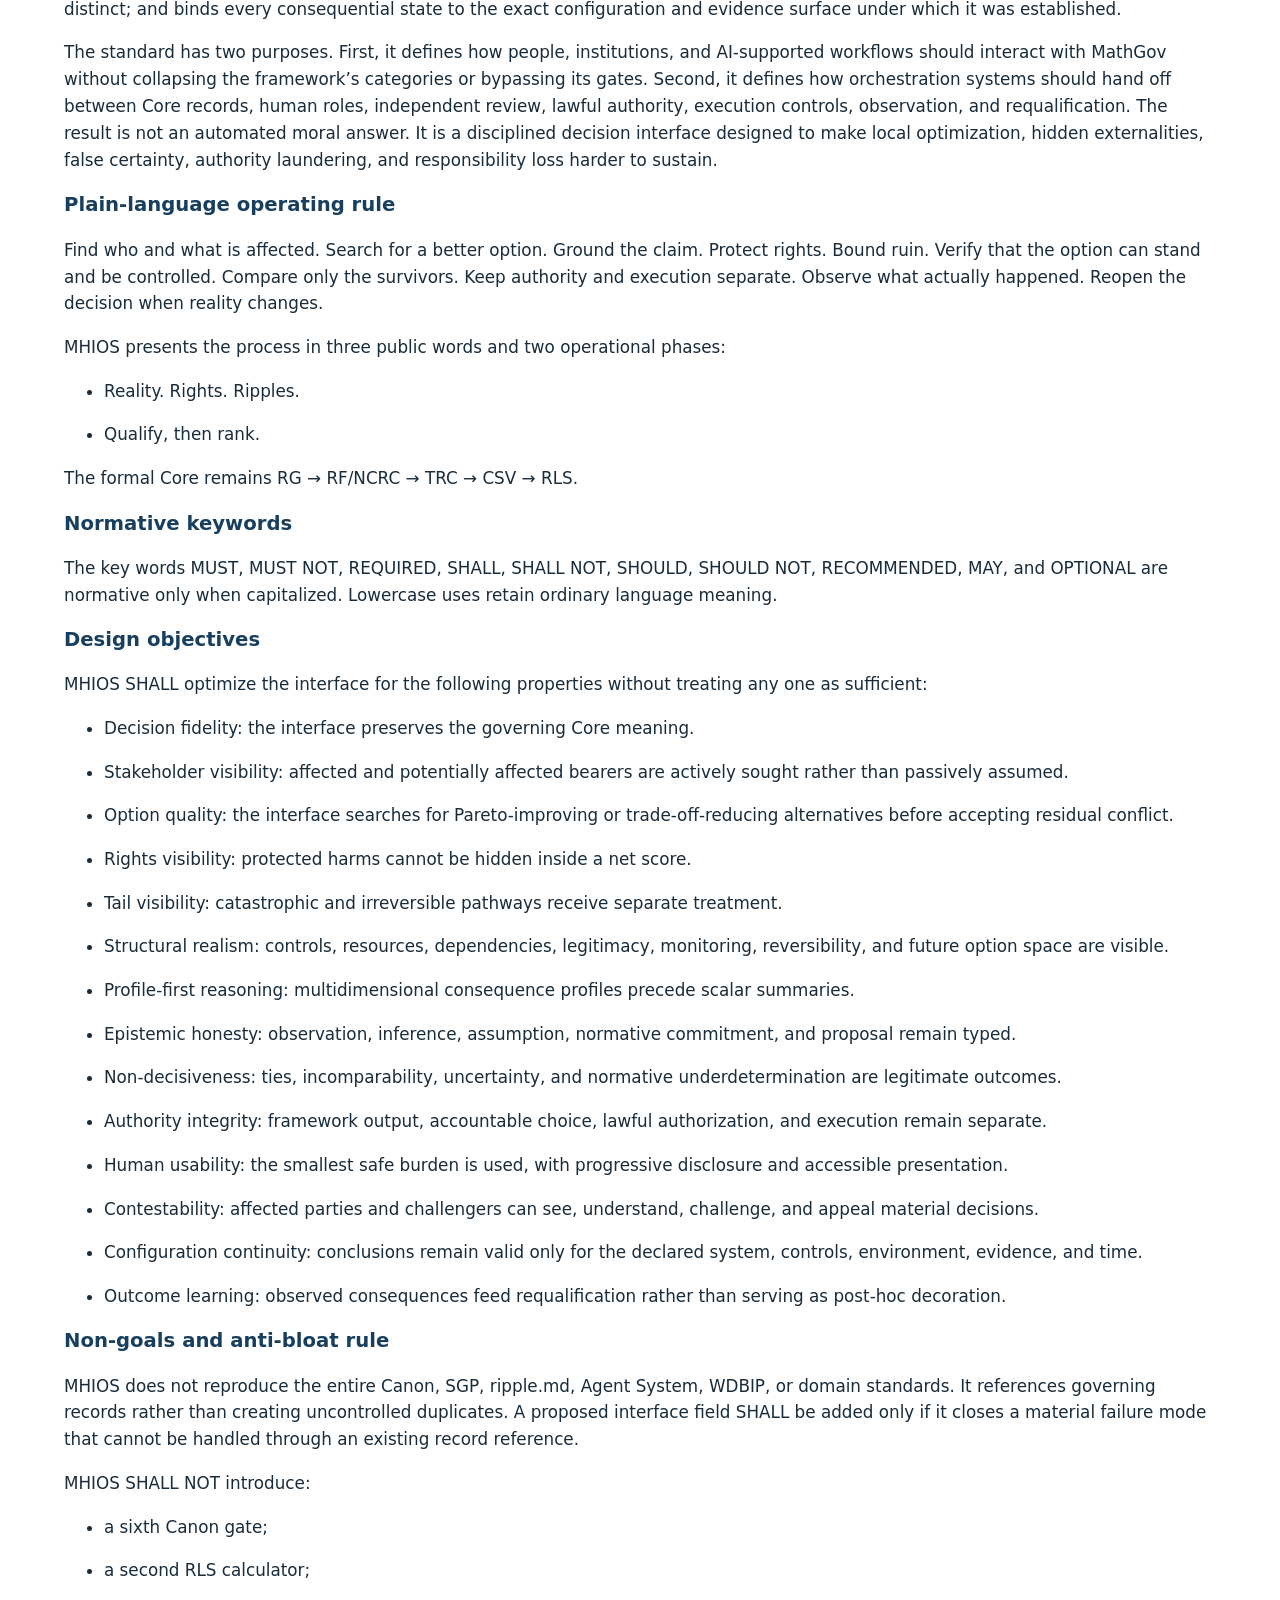
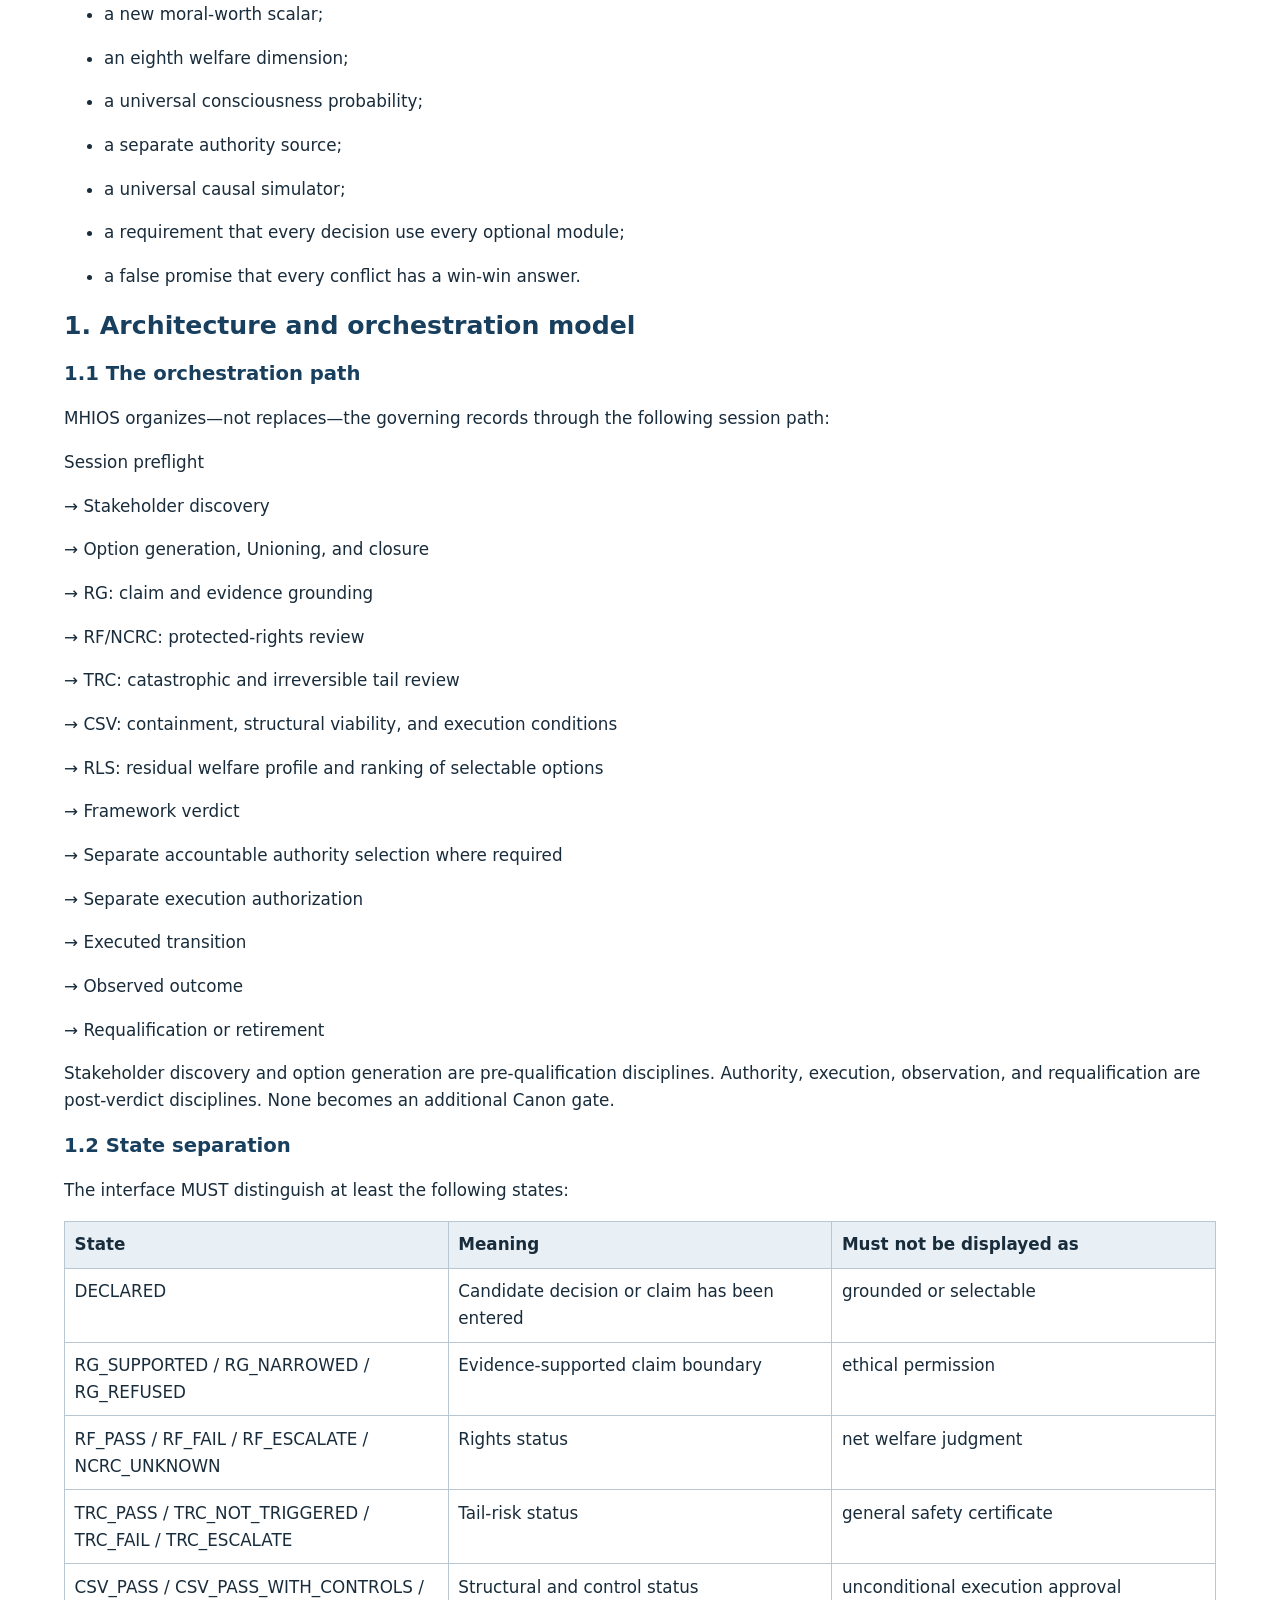
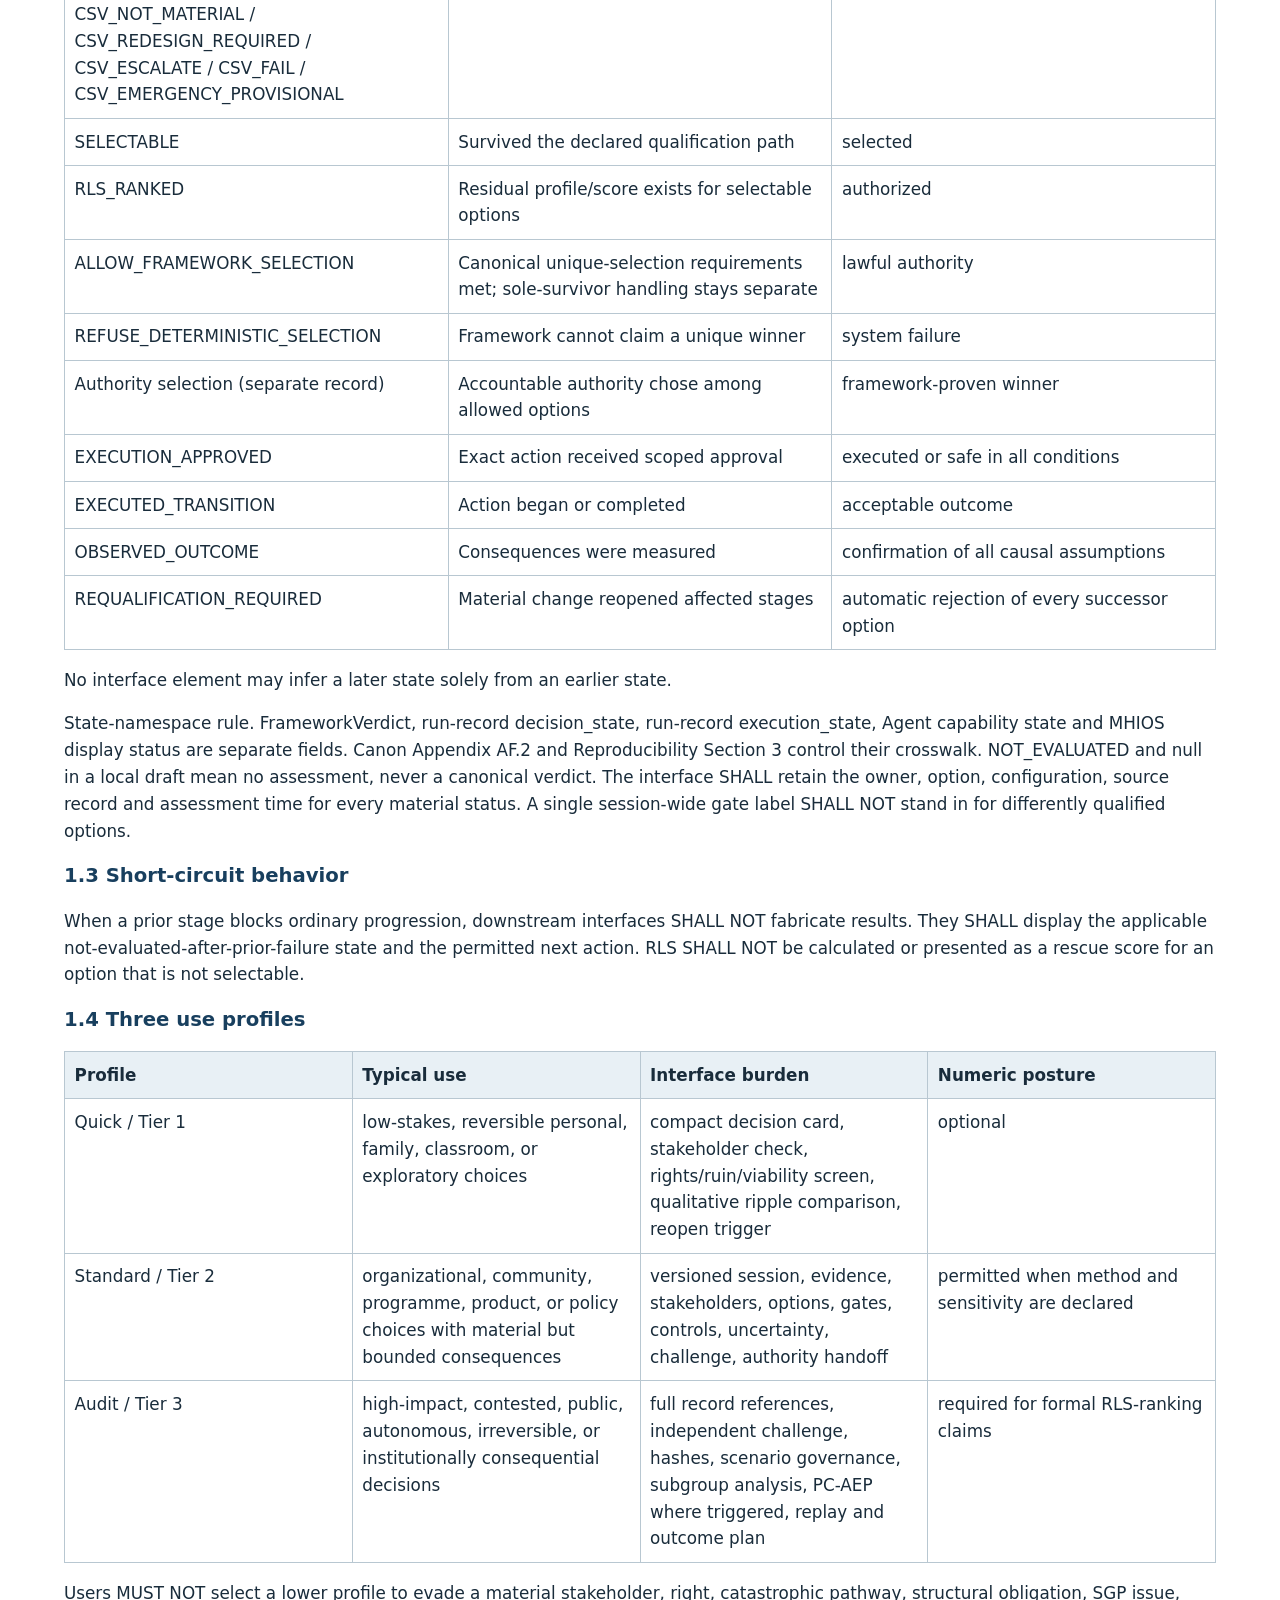
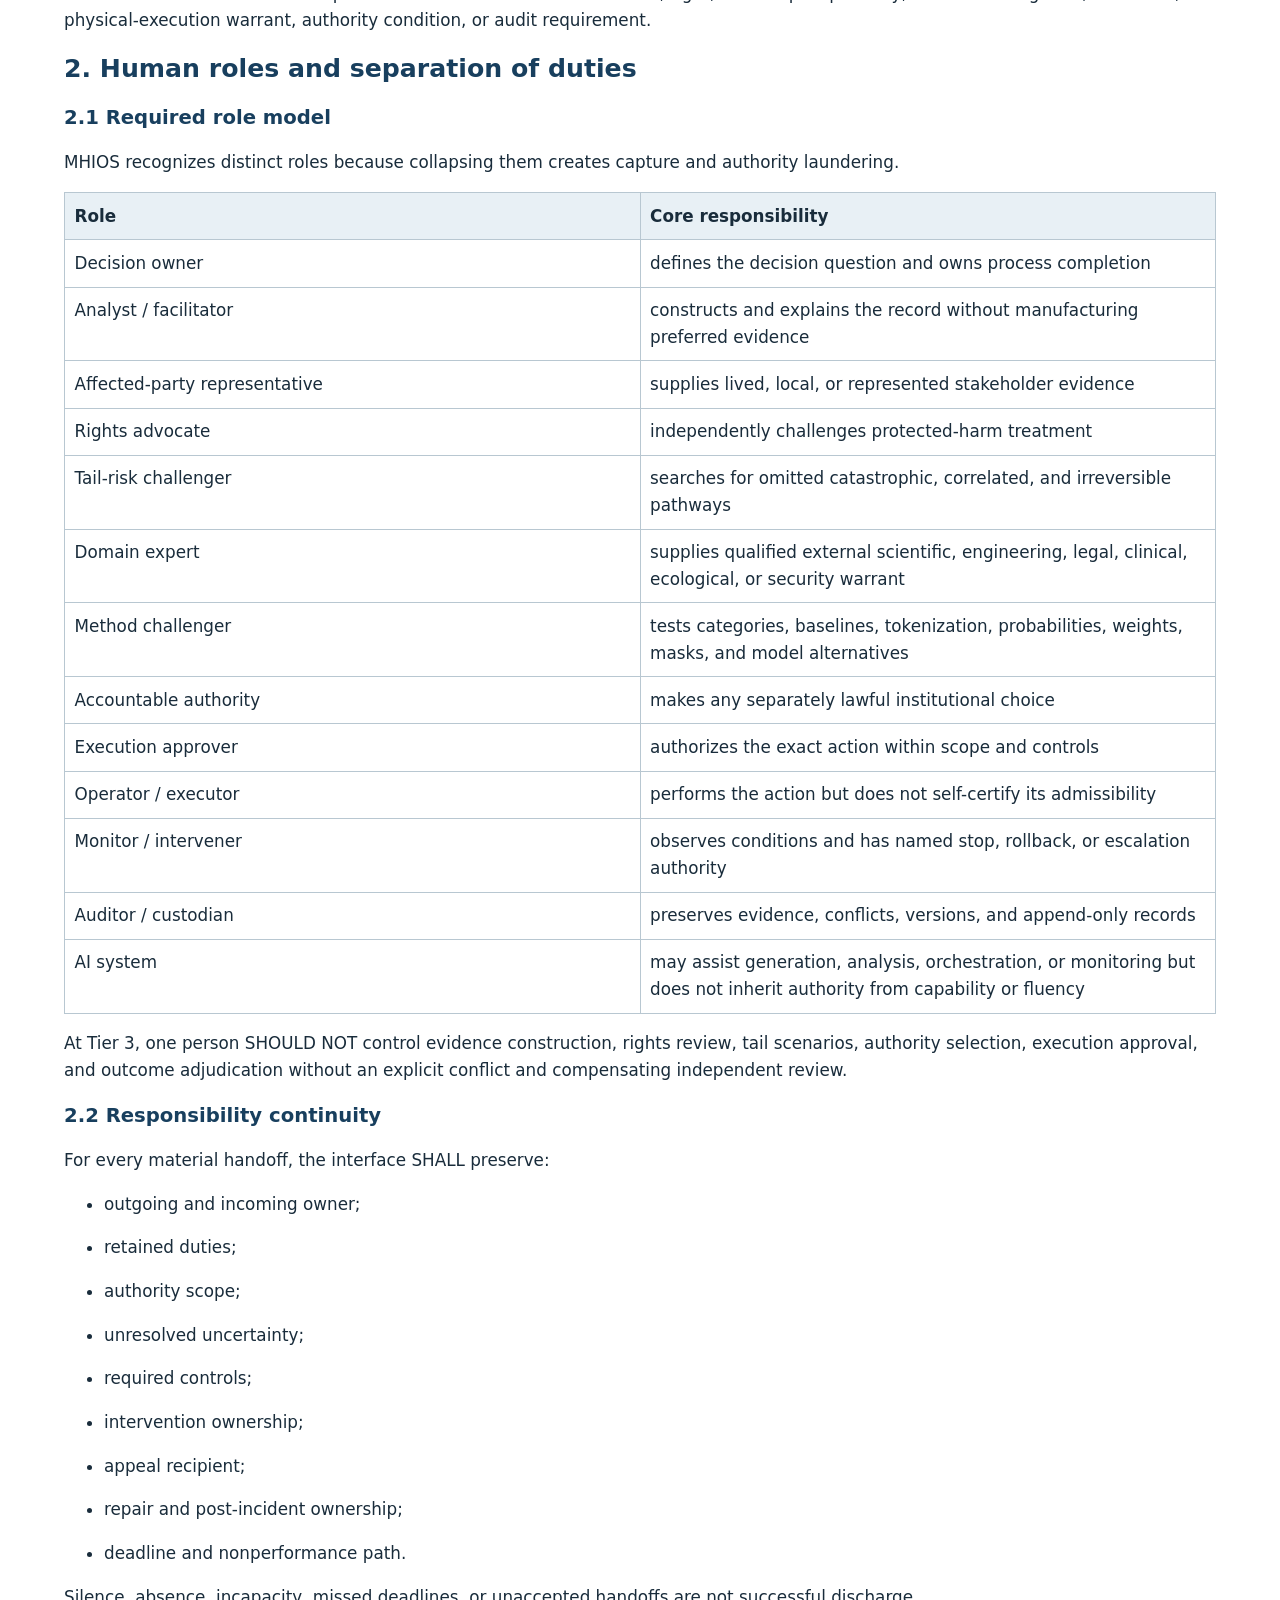
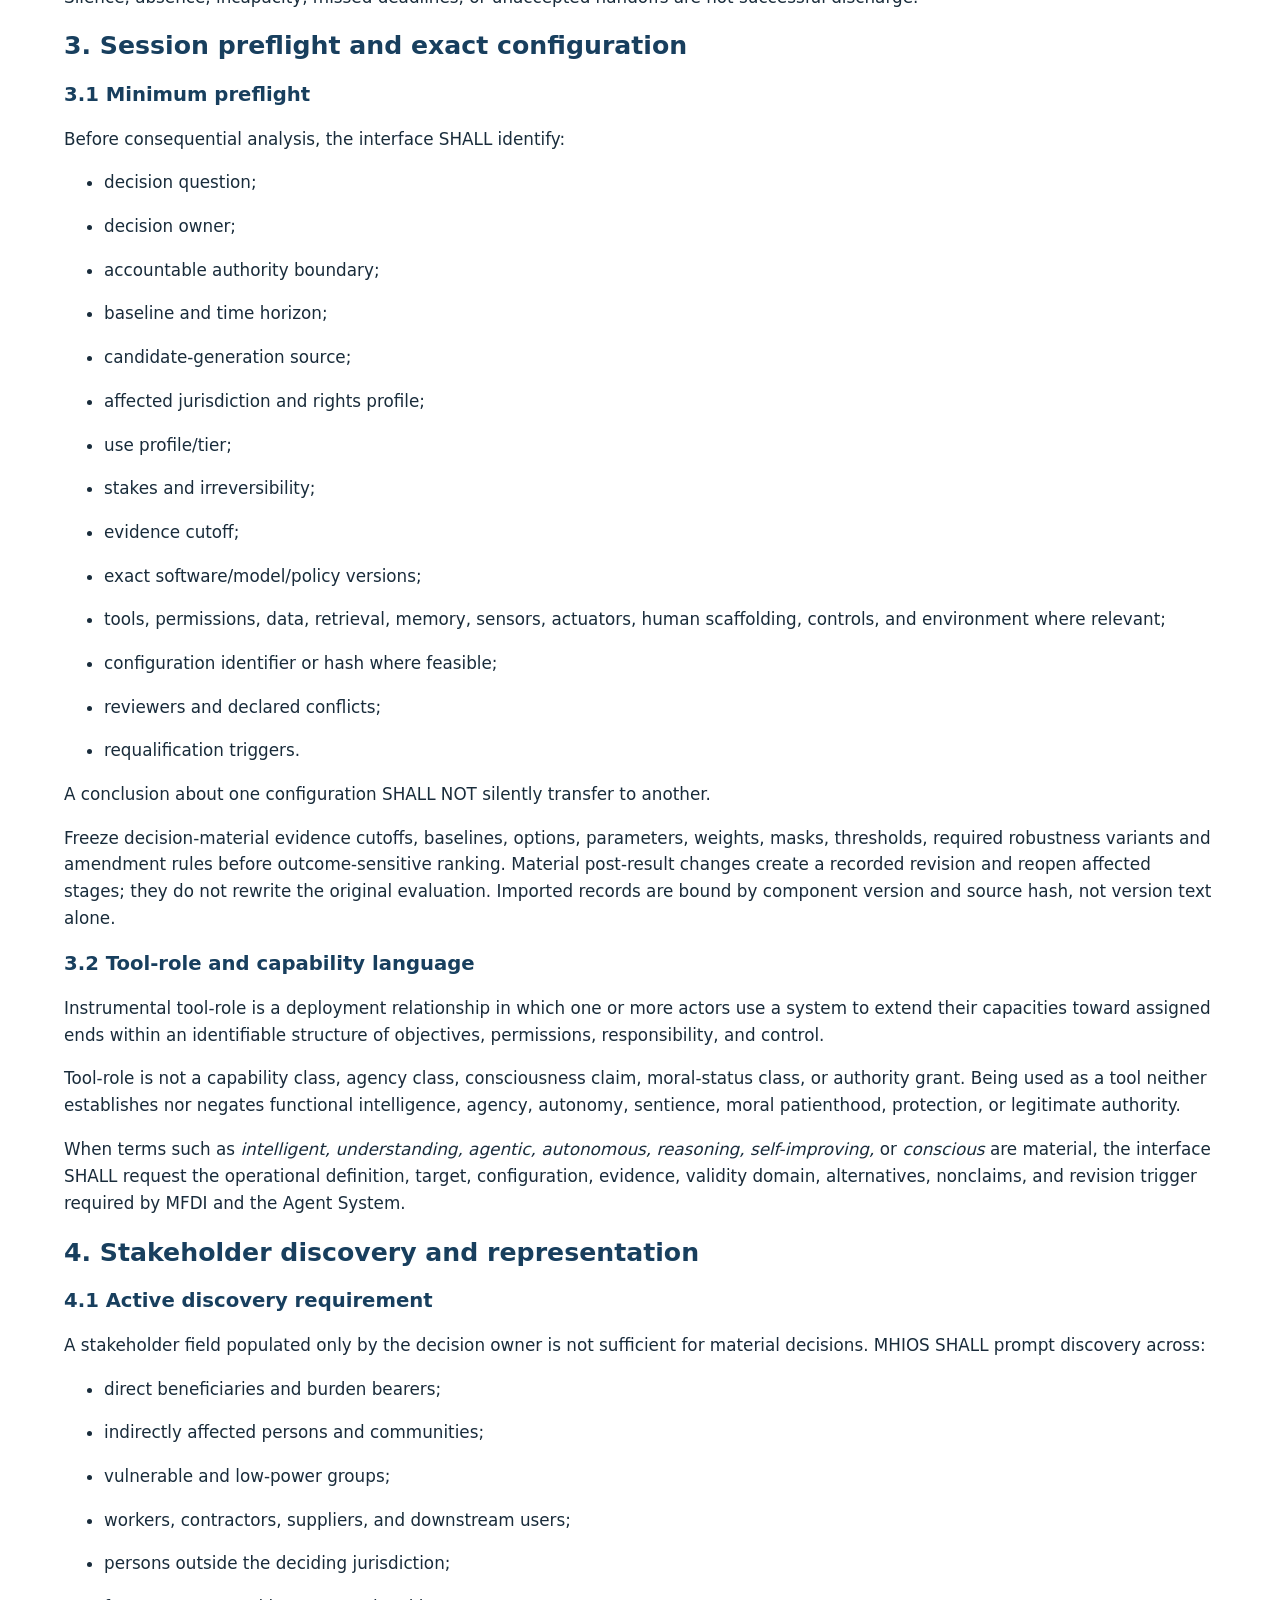
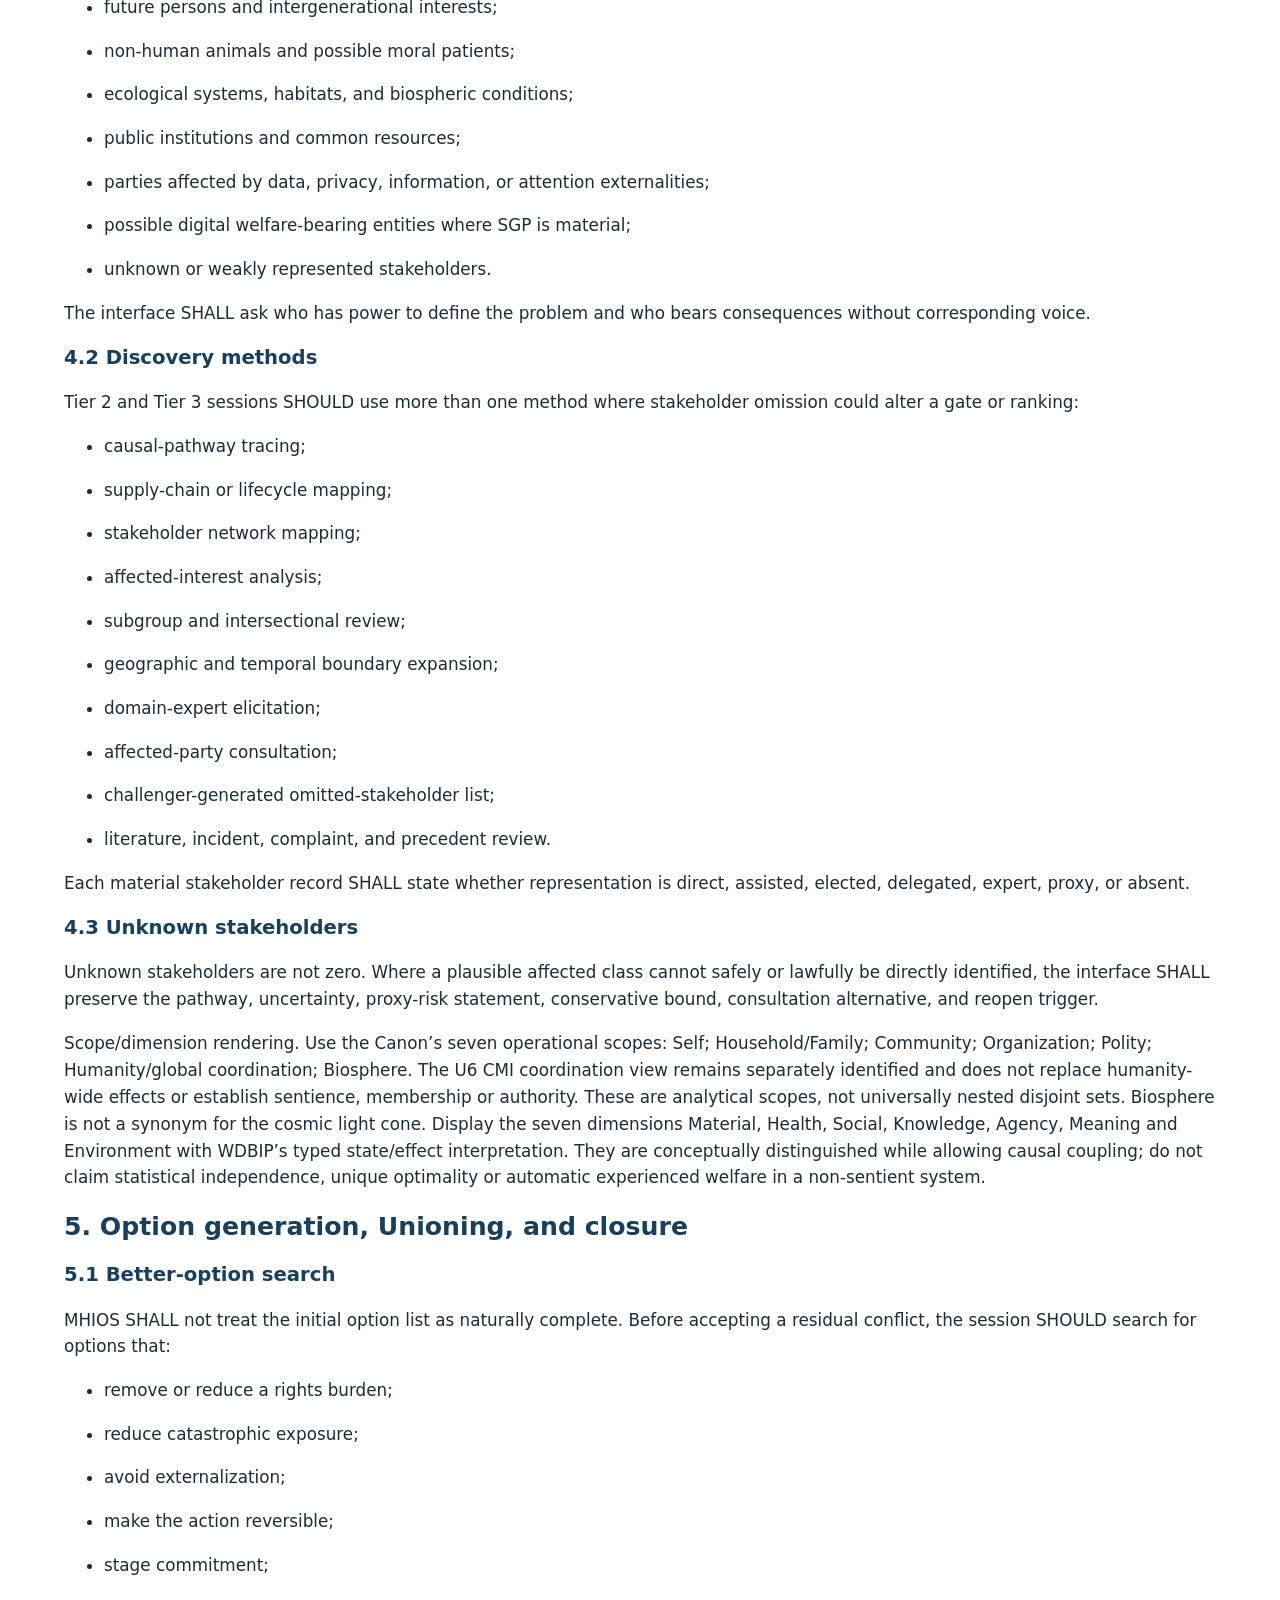
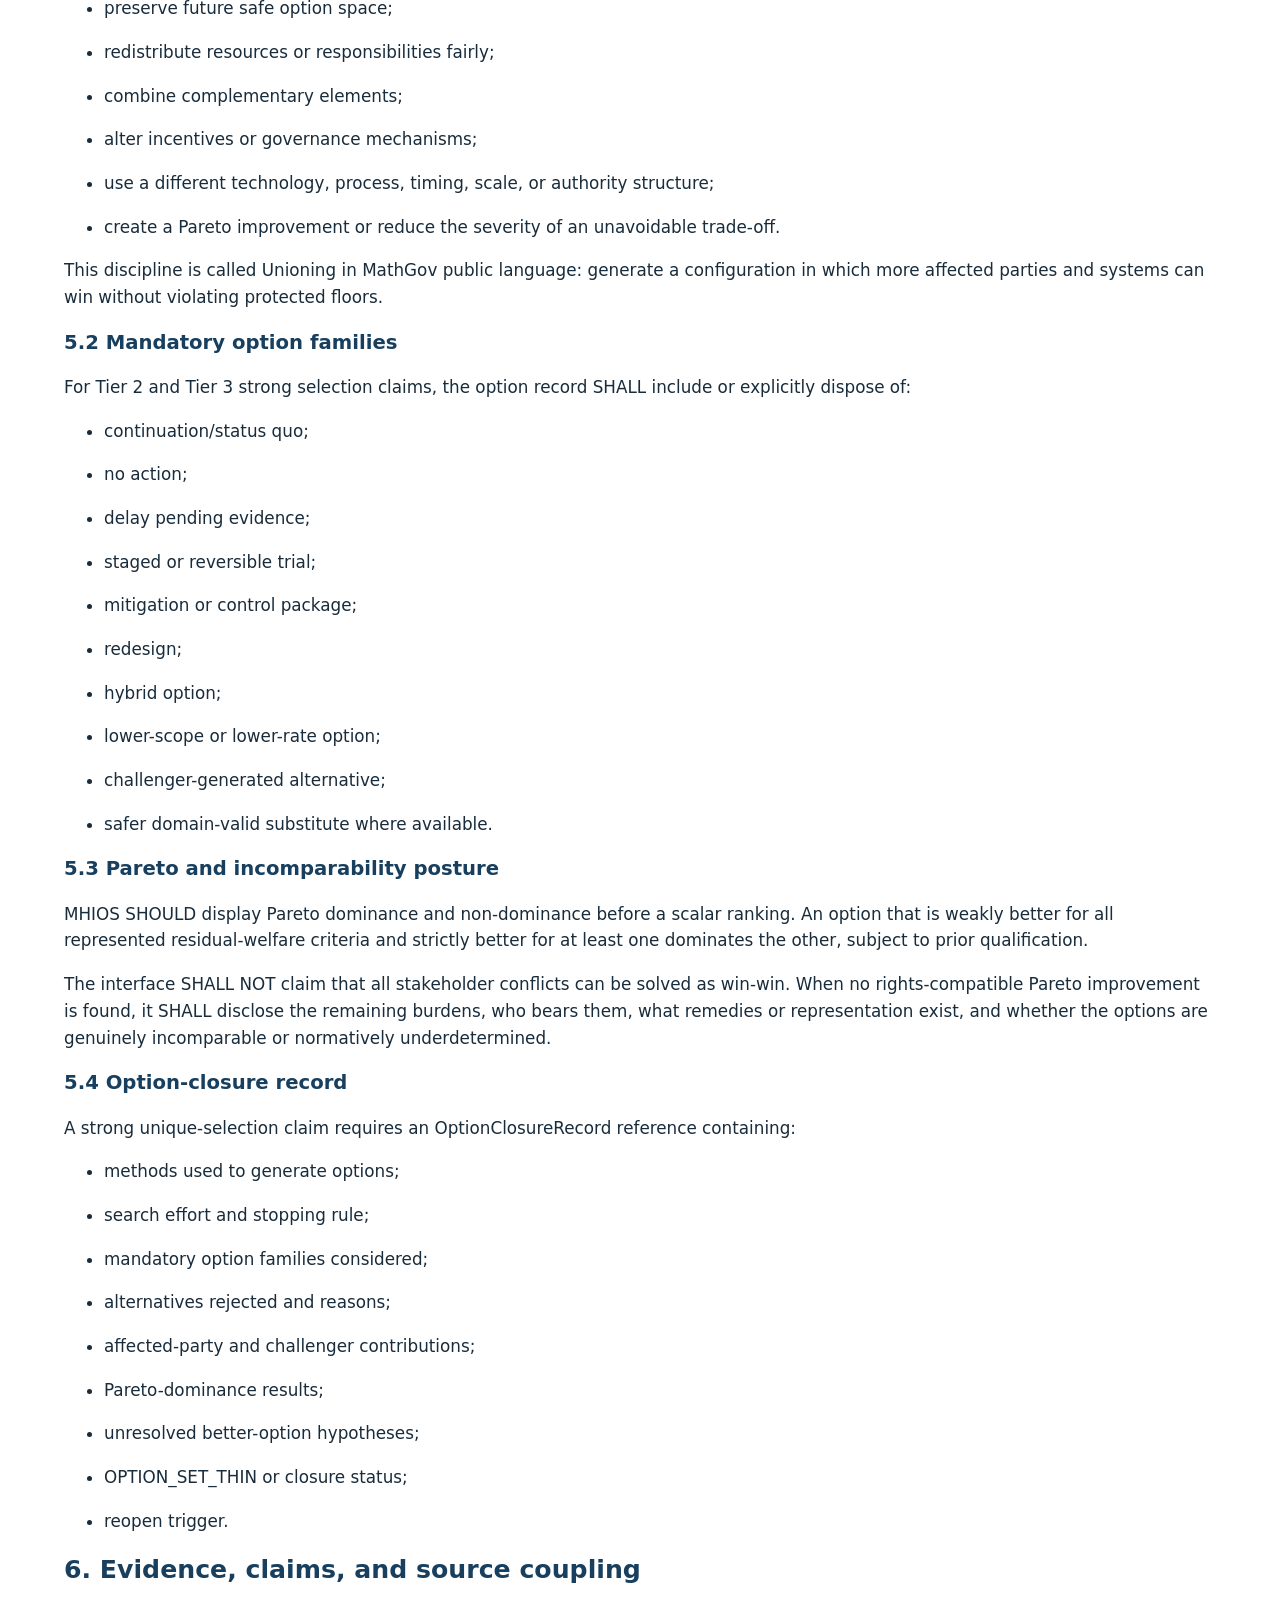
<file: releases/v2.1/docs/MathGov_Human_Interface_and_Orchestration_Standard_v2.1.html>
<!DOCTYPE html>
<html xmlns="http://www.w3.org/1999/xhtml" lang="" xml:lang="">
<head>
  <meta charset="utf-8" />
  <meta name="generator" content="pandoc" />
  <meta name="viewport" content="width=device-width, initial-scale=1.0, user-scalable=yes" />
  <title>MathGov Human Interface and Orchestration Standard</title>
  <style>
    code{white-space: pre-wrap;}
    span.smallcaps{font-variant: small-caps;}
    div.columns{display: flex; gap: min(4vw, 1.5em);}
    div.column{flex: auto; overflow-x: auto;}
    div.hanging-indent{margin-left: 1.5em; text-indent: -1.5em;}
    /* The extra [class] is a hack that increases specificity enough to
       override a similar rule in reveal.js */
    ul.task-list[class]{list-style: none;}
    ul.task-list li input[type="checkbox"] {
      font-size: inherit;
      width: 0.8em;
      margin: 0 0.8em 0.2em -1.6em;
      vertical-align: middle;
    }
    .display.math{display: block; text-align: center; margin: 0.5rem auto;}
  </style>
  <link rel="stylesheet" href="../web/reading.css" />
</head>
<body>
<header id="title-block-header">
<h1 class="title">MathGov Human Interface and Orchestration
Standard</h1>
</header>
<nav id="TOC" role="doc-toc">
<ul>
<li><a href="#mathgov-human-interface-and-orchestration-standard"
id="toc-mathgov-human-interface-and-orchestration-standard">MathGov
Human Interface and Orchestration Standard</a>
<ul>
<li><a href="#source-hierarchy-and-claim-boundary"
id="toc-source-hierarchy-and-claim-boundary">Source hierarchy and claim
boundary</a></li>
<li><a href="#claim-boundary" id="toc-claim-boundary">Claim
boundary</a></li>
<li><a href="#abstract" id="toc-abstract">Abstract</a></li>
<li><a href="#plain-language-operating-rule"
id="toc-plain-language-operating-rule">Plain-language operating
rule</a></li>
<li><a href="#normative-keywords" id="toc-normative-keywords">Normative
keywords</a></li>
<li><a href="#design-objectives" id="toc-design-objectives">Design
objectives</a></li>
<li><a href="#non-goals-and-anti-bloat-rule"
id="toc-non-goals-and-anti-bloat-rule">Non-goals and anti-bloat
rule</a></li>
<li><a href="#architecture-and-orchestration-model"
id="toc-architecture-and-orchestration-model">1. Architecture and
orchestration model</a>
<ul>
<li><a href="#the-orchestration-path"
id="toc-the-orchestration-path">1.1 The orchestration path</a></li>
<li><a href="#state-separation" id="toc-state-separation">1.2 State
separation</a></li>
<li><a href="#short-circuit-behavior"
id="toc-short-circuit-behavior">1.3 Short-circuit behavior</a></li>
<li><a href="#three-use-profiles" id="toc-three-use-profiles">1.4 Three
use profiles</a></li>
</ul></li>
<li><a href="#human-roles-and-separation-of-duties"
id="toc-human-roles-and-separation-of-duties">2. Human roles and
separation of duties</a>
<ul>
<li><a href="#required-role-model" id="toc-required-role-model">2.1
Required role model</a></li>
<li><a href="#responsibility-continuity"
id="toc-responsibility-continuity">2.2 Responsibility
continuity</a></li>
</ul></li>
<li><a href="#session-preflight-and-exact-configuration"
id="toc-session-preflight-and-exact-configuration">3. Session preflight
and exact configuration</a>
<ul>
<li><a href="#minimum-preflight" id="toc-minimum-preflight">3.1 Minimum
preflight</a></li>
<li><a href="#tool-role-and-capability-language"
id="toc-tool-role-and-capability-language">3.2 Tool-role and capability
language</a></li>
</ul></li>
<li><a href="#stakeholder-discovery-and-representation"
id="toc-stakeholder-discovery-and-representation">4. Stakeholder
discovery and representation</a>
<ul>
<li><a href="#active-discovery-requirement"
id="toc-active-discovery-requirement">4.1 Active discovery
requirement</a></li>
<li><a href="#discovery-methods" id="toc-discovery-methods">4.2
Discovery methods</a></li>
<li><a href="#unknown-stakeholders" id="toc-unknown-stakeholders">4.3
Unknown stakeholders</a></li>
</ul></li>
<li><a href="#option-generation-unioning-and-closure"
id="toc-option-generation-unioning-and-closure">5. Option generation,
Unioning, and closure</a>
<ul>
<li><a href="#better-option-search" id="toc-better-option-search">5.1
Better-option search</a></li>
<li><a href="#mandatory-option-families"
id="toc-mandatory-option-families">5.2 Mandatory option
families</a></li>
<li><a href="#pareto-and-incomparability-posture"
id="toc-pareto-and-incomparability-posture">5.3 Pareto and
incomparability posture</a></li>
<li><a href="#option-closure-record" id="toc-option-closure-record">5.4
Option-closure record</a></li>
</ul></li>
<li><a href="#evidence-claims-and-source-coupling"
id="toc-evidence-claims-and-source-coupling">6. Evidence, claims, and
source coupling</a>
<ul>
<li><a href="#claim-classes" id="toc-claim-classes">6.1 Claim
classes</a></li>
<li><a href="#evidence-authority" id="toc-evidence-authority">6.2
Evidence authority</a></li>
<li><a href="#physical-and-causal-execution"
id="toc-physical-and-causal-execution">6.3 Physical and causal
execution</a></li>
</ul></li>
<li><a href="#reality-grounding-interface"
id="toc-reality-grounding-interface">7. Reality Grounding interface</a>
<ul>
<li><a href="#required-display" id="toc-required-display">7.1 Required
display</a></li>
<li><a href="#category-and-term-integrity"
id="toc-category-and-term-integrity">7.2 Category and term
integrity</a></li>
</ul></li>
<li><a href="#rights-floor-ncrc-interface"
id="toc-rights-floor-ncrc-interface">8. Rights Floor / NCRC
interface</a>
<ul>
<li><a href="#non-compensatory-presentation"
id="toc-non-compensatory-presentation">8.1 Non-compensatory
presentation</a></li>
<li><a href="#rights-effect-identity"
id="toc-rights-effect-identity">8.2 Rights-effect identity</a></li>
<li><a href="#conflict-and-emergency-display"
id="toc-conflict-and-emergency-display">8.3 Conflict and emergency
display</a></li>
</ul></li>
<li><a href="#tail-risk-constraint-interface"
id="toc-tail-risk-constraint-interface">9. Tail-Risk Constraint
interface</a>
<ul>
<li><a href="#scenario-surface" id="toc-scenario-surface">9.1 Scenario
surface</a></li>
<li><a href="#probability-semantics" id="toc-probability-semantics">9.2
Probability semantics</a></li>
<li><a href="#risk-regime-disclosure"
id="toc-risk-regime-disclosure">9.3 Risk-regime disclosure</a></li>
</ul></li>
<li><a href="#csv-interface" id="toc-csv-interface">10. CSV
interface</a>
<ul>
<li><a href="#structural-viability-view"
id="toc-structural-viability-view">10.1 Structural viability
view</a></li>
<li><a href="#controls-are-constitutive"
id="toc-controls-are-constitutive">10.2 Controls are
constitutive</a></li>
<li><a href="#consequence-tempo" id="toc-consequence-tempo">10.3
Consequence tempo</a></li>
</ul></li>
<li><a href="#rls-interface" id="toc-rls-interface">11. RLS
interface</a>
<ul>
<li><a href="#profile-before-number" id="toc-profile-before-number">11.1
Profile before number</a></li>
<li><a href="#mathematical-display-rule"
id="toc-mathematical-display-rule">11.2 Mathematical display
rule</a></li>
<li><a href="#robustness-and-refusal"
id="toc-robustness-and-refusal">11.3 Robustness and refusal</a></li>
<li><a href="#uncertainty-and-gap" id="toc-uncertainty-and-gap">11.4
Uncertainty and Gap</a></li>
</ul></li>
<li><a href="#sgp-and-possible-welfare-interface"
id="toc-sgp-and-possible-welfare-interface">12. SGP and possible-welfare
interface</a>
<ul>
<li><a href="#typed-outputs" id="toc-typed-outputs">12.1 Typed
outputs</a></li>
<li><a href="#human-protection" id="toc-human-protection">12.2 Human
protection</a></li>
<li><a href="#artificial-systems-and-self-report"
id="toc-artificial-systems-and-self-report">12.3 Artificial systems and
self-report</a></li>
<li><a href="#two-connected-governance-streams"
id="toc-two-connected-governance-streams">12.4 Two connected governance
streams</a></li>
</ul></li>
<li><a href="#authority-execution-and-outcomes"
id="toc-authority-execution-and-outcomes">13. Authority, execution, and
outcomes</a>
<ul>
<li><a href="#framework-verdict-versus-authority-selection"
id="toc-framework-verdict-versus-authority-selection">13.1 Framework
verdict versus authority selection</a></li>
<li><a href="#execution-authorization"
id="toc-execution-authorization">13.2 Execution authorization</a></li>
<li><a href="#outcome-observation" id="toc-outcome-observation">13.3
Outcome observation</a></li>
</ul></li>
<li><a href="#agent-and-ai-supported-orchestration"
id="toc-agent-and-ai-supported-orchestration">14. Agent and AI-supported
orchestration</a>
<ul>
<li><a href="#model-assistance-boundary"
id="toc-model-assistance-boundary">14.1 Model assistance
boundary</a></li>
<li><a href="#runtime-state-ladder" id="toc-runtime-state-ladder">14.2
Runtime state ladder</a></li>
<li><a href="#external-hard-controls"
id="toc-external-hard-controls">14.3 External hard controls</a></li>
<li><a href="#advanced-threat-interface"
id="toc-advanced-threat-interface">14.4 Advanced threat
interface</a></li>
<li><a href="#successor-and-cumulative-change-integrity"
id="toc-successor-and-cumulative-change-integrity">14.5 Successor and
cumulative-change integrity</a></li>
<li><a href="#sgp-sensitive-suspension-and-decommissioning"
id="toc-sgp-sensitive-suspension-and-decommissioning">14.6 SGP-sensitive
suspension and decommissioning</a></li>
</ul></li>
<li><a href="#human-interface-requirements"
id="toc-human-interface-requirements">15. Human-interface
requirements</a>
<ul>
<li><a href="#progressive-disclosure"
id="toc-progressive-disclosure">15.1 Progressive disclosure</a></li>
<li><a href="#status-presentation" id="toc-status-presentation">15.2
Status presentation</a></li>
<li><a href="#accessibility-and-inclusion"
id="toc-accessibility-and-inclusion">15.3 Accessibility and
inclusion</a></li>
<li><a href="#cognitive-load-and-comprehension"
id="toc-cognitive-load-and-comprehension">15.4 Cognitive load and
comprehension</a></li>
<li><a href="#anti-manipulation-and-dark-pattern-prohibition"
id="toc-anti-manipulation-and-dark-pattern-prohibition">15.5
Anti-manipulation and dark-pattern prohibition</a></li>
<li><a href="#localization-and-cultural-legitimacy"
id="toc-localization-and-cultural-legitimacy">15.6 Localization and
cultural legitimacy</a></li>
</ul></li>
<li><a href="#mathematical-and-visual-presentation"
id="toc-mathematical-and-visual-presentation">16. Mathematical and
visual presentation</a>
<ul>
<li><a href="#equation-integrity" id="toc-equation-integrity">16.1
Equation integrity</a></li>
<li><a href="#tables-and-charts" id="toc-tables-and-charts">16.2 Tables
and charts</a></li>
<li><a href="#link-and-navigation-integrity"
id="toc-link-and-navigation-integrity">16.3 Link and navigation
integrity</a></li>
</ul></li>
<li><a href="#records-and-schema-ownership"
id="toc-records-and-schema-ownership">17. Records and schema
ownership</a>
<ul>
<li><a href="#reference-do-not-duplicate"
id="toc-reference-do-not-duplicate">17.1 Reference, do not
duplicate</a></li>
<li><a href="#mhiossessionrecord" id="toc-mhiossessionrecord">17.2
MHIOSSessionRecord</a></li>
</ul></li>
<li><a href="#conformance-levels" id="toc-conformance-levels">18.
Conformance levels</a>
<ul>
<li><a href="#levels" id="toc-levels">18.1 Levels</a></li>
<li><a href="#required-conformance-tests"
id="toc-required-conformance-tests">18.2 Required conformance
tests</a></li>
</ul></li>
<li><a href="#threat-model" id="toc-threat-model">19. Threat model</a>
<ul>
<li><a href="#interface-and-orchestration-threats"
id="toc-interface-and-orchestration-threats">19.1 Interface and
orchestration threats</a></li>
</ul></li>
<li><a href="#validation-and-falsification-programme"
id="toc-validation-and-falsification-programme">20. Validation and
falsification programme</a>
<ul>
<li><a href="#validation-dimensions" id="toc-validation-dimensions">20.1
Validation dimensions</a></li>
<li><a href="#highest-information-pilot"
id="toc-highest-information-pilot">20.2 Highest-information
pilot</a></li>
<li><a href="#falsification-conditions"
id="toc-falsification-conditions">20.3 Falsification conditions</a></li>
</ul></li>
<li><a href="#implementation-patterns"
id="toc-implementation-patterns">21. Implementation patterns</a>
<ul>
<li><a href="#recommended-screen-sequence"
id="toc-recommended-screen-sequence">21.1 Recommended screen
sequence</a></li>
<li><a href="#compact-decision-card" id="toc-compact-decision-card">21.2
Compact decision card</a></li>
</ul></li>
<li><a href="#core-15-synchronization-crosswalk"
id="toc-core-15-synchronization-crosswalk">22. Core 15 synchronization
crosswalk</a>
<ul>
<li><a href="#interface-ownership-map"
id="toc-interface-ownership-map">22.1 Interface ownership map</a></li>
</ul></li>
<li><a href="#migration-and-compatibility"
id="toc-migration-and-compatibility">23. Migration and compatibility</a>
<ul>
<li><a href="#major-version-rationale"
id="toc-major-version-rationale">23.1 Major-version rationale</a></li>
<li><a href="#compatibility" id="toc-compatibility">23.2
Compatibility</a></li>
</ul></li>
<li><a href="#references-and-external-standards"
id="toc-references-and-external-standards">24. References and external
standards</a>
<ul>
<li><a href="#normative-and-informative-source-classes"
id="toc-normative-and-informative-source-classes">24.1 Normative and
informative source classes</a></li>
</ul></li>
<li><a href="#appendix-a.-minimum-field-registry"
id="toc-appendix-a.-minimum-field-registry">Appendix A. Minimum field
registry</a>
<ul>
<li><a href="#a.1-session-fields" id="toc-a.1-session-fields">A.1
Session fields</a></li>
</ul></li>
<li><a href="#appendix-b.-interface-anti-patterns"
id="toc-appendix-b.-interface-anti-patterns">Appendix B. Interface
anti-patterns</a>
<ul>
<li><a href="#b.1-prohibited-patterns"
id="toc-b.1-prohibited-patterns">B.1 Prohibited patterns</a></li>
</ul></li>
<li><a href="#appendix-c.-deterministic-conformance-vectors"
id="toc-appendix-c.-deterministic-conformance-vectors">Appendix C.
Deterministic conformance vectors</a>
<ul>
<li><a href="#c.1-expected-interface-outcomes"
id="toc-c.1-expected-interface-outcomes">C.1 Expected interface
outcomes</a></li>
</ul></li>
<li><a href="#appendix-d.-final-completion-statement"
id="toc-appendix-d.-final-completion-statement">Appendix D. Final
completion statement</a>
<ul>
<li><a href="#d.1-status" id="toc-d.1-status">D.1 Status</a></li>
</ul></li>
<li><a
href="#appendix-e.-local-serialization-and-reference-checker-contract"
id="toc-appendix-e.-local-serialization-and-reference-checker-contract">Appendix
E. Local serialization and reference-checker contract</a>
<ul>
<li><a href="#e.1-scope-and-state-ownership"
id="toc-e.1-scope-and-state-ownership">E.1 Scope and state
ownership</a></li>
<li><a href="#e.2-required-record-groups"
id="toc-e.2-required-record-groups">E.2 Required record groups</a></li>
<li><a href="#e.3-robustness-and-decision-projection"
id="toc-e.3-robustness-and-decision-projection">E.3 Robustness and
decision projection</a></li>
<li><a href="#e.4-authority-time-emergency-and-recovery"
id="toc-e.4-authority-time-emergency-and-recovery">E.4 Authority, time,
emergency and recovery</a></li>
<li><a href="#e.5-references-security-and-coverage"
id="toc-e.5-references-security-and-coverage">E.5 References, security
and coverage</a></li>
</ul></li>
<li><a href="#appendix-release.-edition-bindings-and-delivery-status"
id="toc-appendix-release.-edition-bindings-and-delivery-status">Appendix
RELEASE. Edition, bindings and delivery status</a></li>
</ul></li>
</ul>
</nav>
<h1 id="mathgov-human-interface-and-orchestration-standard">MathGov
Human Interface and Orchestration Standard</h1>
<p>Author: James McGaughran | MathGov Institute for Ethical Systems
Design</p>
<p>Edition, exact Core binding, source ownership and verification
boundaries are recorded in Appendix RELEASE. MHIOS is the retained
component identifier; “MIOS” is treated here as an informal short name,
not another standard.</p>
<p>MHIOS is the human-interface and orchestration companion to MathGov
and RippleLogic. It does not add a sixth gate, redefine the Canon, grant
authority, prove safety, calculate moral truth, or replace domain
science.</p>
<h3 id="source-hierarchy-and-claim-boundary">Source hierarchy and claim
boundary</h3>
<p>Authority order. The released RippleLogic Canon controls cascade
semantics, equations, gate logic, status meanings, and claim boundaries.
SGP controls its typed moral-patienthood, protection, participation,
role-readiness, intelligence-profile, and reality-management interface.
Each companion controls only its declared interface. MHIOS controls
human-facing presentation, interaction flow, orchestration handoffs, and
interface-conformance requirements. It may make the process stricter at
the interface but may not weaken, reorder, rename, or silently
reinterpret a governing Core requirement.</p>
<p>Source/render parity. The versioned Markdown source is the governing
MHIOS semantic source. DOCX, PDF and HTML are synchronized reading
mirrors. JSON Schemas, templates, examples and tests are bounded
implementation surfaces. The local schema is not the external Canon
run-record schema. A mismatch blocks the affected MHIOS conformance
claim until repaired; successful local tests do not establish evidence
truth or deployment authorization.</p>
<h3 id="claim-boundary">Claim boundary</h3>
<p>MHIOS is a source-ready interface and orchestration specification for
Tier 1–3 research, review, training, shadow-mode studies, and bounded
pilots. It is not:</p>
<ul>
<li><p>empirical validation that MathGov improves decisions;</p></li>
<li><p>legal or democratic authority;</p></li>
<li><p>a physical-safety certificate;</p></li>
<li><p>deployment authorization;</p></li>
<li><p>a complete runtime implementation;</p></li>
<li><p>a consciousness detector;</p></li>
<li><p>proof that every conflict has a win-win resolution;</p></li>
<li><p>proof that every stakeholder or causal pathway has been
found;</p></li>
<li><p>Tier 4 or ProofPack completion;</p></li>
<li><p>a substitute for qualified domain evidence or accountable
human/institutional judgment.</p></li>
</ul>
<p>A polished interface is not a true evidence surface. A complete form
is not a correct decision. A valid schema is not empirical validity. A
PASS display is not permission to execute.</p>
<h3 id="abstract">Abstract</h3>
<p>High-consequence decisions frequently fail at the interface between
reasoning and action. Stakeholders are omitted; option sets are
artificially thin; uncertainty is hidden; protected harms are averaged
into benefits; catastrophic tails are presented as ordinary risk;
controls are described but not owned; a score is mistaken for
permission; and post-execution outcomes fail to update the original
decision.</p>
<p>MHIOS specifies a human-centered interface and orchestration layer
that preserves the current RippleLogic architecture while making its
requirements usable, visible, challengeable, accessible, and difficult
to launder. It uses progressive disclosure across Quick, Standard, and
Audit profiles; separates qualification from ranking; makes unknowns and
non-decisive results first-class; requires active stakeholder discovery
and option generation; keeps rights, ruin, viability, residual welfare,
authority, execution, and observed outcome distinct; and binds every
consequential state to the exact configuration and evidence surface
under which it was established.</p>
<p>The standard has two purposes. First, it defines how people,
institutions, and AI-supported workflows should interact with MathGov
without collapsing the framework’s categories or bypassing its gates.
Second, it defines how orchestration systems should hand off between
Core records, human roles, independent review, lawful authority,
execution controls, observation, and requalification. The result is not
an automated moral answer. It is a disciplined decision interface
designed to make local optimization, hidden externalities, false
certainty, authority laundering, and responsibility loss harder to
sustain.</p>
<h3 id="plain-language-operating-rule">Plain-language operating
rule</h3>
<p>Find who and what is affected. Search for a better option. Ground the
claim. Protect rights. Bound ruin. Verify that the option can stand and
be controlled. Compare only the survivors. Keep authority and execution
separate. Observe what actually happened. Reopen the decision when
reality changes.</p>
<p>MHIOS presents the process in three public words and two operational
phases:</p>
<ul>
<li><p>Reality. Rights. Ripples.</p></li>
<li><p>Qualify, then rank.</p></li>
</ul>
<p>The formal Core remains RG → RF/NCRC → TRC → CSV → RLS.</p>
<h3 id="normative-keywords">Normative keywords</h3>
<p>The key words MUST, MUST NOT, REQUIRED, SHALL, SHALL NOT, SHOULD,
SHOULD NOT, RECOMMENDED, MAY, and OPTIONAL are normative only when
capitalized. Lowercase uses retain ordinary language meaning.</p>
<h3 id="design-objectives">Design objectives</h3>
<p>MHIOS SHALL optimize the interface for the following properties
without treating any one as sufficient:</p>
<ul>
<li><p>Decision fidelity: the interface preserves the governing Core
meaning.</p></li>
<li><p>Stakeholder visibility: affected and potentially affected bearers
are actively sought rather than passively assumed.</p></li>
<li><p>Option quality: the interface searches for Pareto-improving or
trade-off-reducing alternatives before accepting residual
conflict.</p></li>
<li><p>Rights visibility: protected harms cannot be hidden inside a net
score.</p></li>
<li><p>Tail visibility: catastrophic and irreversible pathways receive
separate treatment.</p></li>
<li><p>Structural realism: controls, resources, dependencies,
legitimacy, monitoring, reversibility, and future option space are
visible.</p></li>
<li><p>Profile-first reasoning: multidimensional consequence profiles
precede scalar summaries.</p></li>
<li><p>Epistemic honesty: observation, inference, assumption, normative
commitment, and proposal remain typed.</p></li>
<li><p>Non-decisiveness: ties, incomparability, uncertainty, and
normative underdetermination are legitimate outcomes.</p></li>
<li><p>Authority integrity: framework output, accountable choice, lawful
authorization, and execution remain separate.</p></li>
<li><p>Human usability: the smallest safe burden is used, with
progressive disclosure and accessible presentation.</p></li>
<li><p>Contestability: affected parties and challengers can see,
understand, challenge, and appeal material decisions.</p></li>
<li><p>Configuration continuity: conclusions remain valid only for the
declared system, controls, environment, evidence, and time.</p></li>
<li><p>Outcome learning: observed consequences feed requalification
rather than serving as post-hoc decoration.</p></li>
</ul>
<h3 id="non-goals-and-anti-bloat-rule">Non-goals and anti-bloat
rule</h3>
<p>MHIOS does not reproduce the entire Canon, SGP, ripple.md, Agent
System, WDBIP, or domain standards. It references governing records
rather than creating uncontrolled duplicates. A proposed interface field
SHALL be added only if it closes a material failure mode that cannot be
handled through an existing record reference.</p>
<p>MHIOS SHALL NOT introduce:</p>
<ul>
<li><p>a sixth Canon gate;</p></li>
<li><p>a second RLS calculator;</p></li>
<li><p>a new moral-worth scalar;</p></li>
<li><p>an eighth welfare dimension;</p></li>
<li><p>a universal consciousness probability;</p></li>
<li><p>a separate authority source;</p></li>
<li><p>a universal causal simulator;</p></li>
<li><p>a requirement that every decision use every optional
module;</p></li>
<li><p>a false promise that every conflict has a win-win
answer.</p></li>
</ul>
<h2 id="architecture-and-orchestration-model">1. Architecture and
orchestration model</h2>
<h3 id="the-orchestration-path">1.1 The orchestration path</h3>
<p>MHIOS organizes—not replaces—the governing records through the
following session path:</p>
<p>Session preflight</p>
<p>→ Stakeholder discovery</p>
<p>→ Option generation, Unioning, and closure</p>
<p>→ RG: claim and evidence grounding</p>
<p>→ RF/NCRC: protected-rights review</p>
<p>→ TRC: catastrophic and irreversible tail review</p>
<p>→ CSV: containment, structural viability, and execution
conditions</p>
<p>→ RLS: residual welfare profile and ranking of selectable options</p>
<p>→ Framework verdict</p>
<p>→ Separate accountable authority selection where required</p>
<p>→ Separate execution authorization</p>
<p>→ Executed transition</p>
<p>→ Observed outcome</p>
<p>→ Requalification or retirement</p>
<p>Stakeholder discovery and option generation are pre-qualification
disciplines. Authority, execution, observation, and requalification are
post-verdict disciplines. None becomes an additional Canon gate.</p>
<h3 id="state-separation">1.2 State separation</h3>
<p>The interface MUST distinguish at least the following states:</p>
<table>
<colgroup>
<col style="width: 33%" />
<col style="width: 33%" />
<col style="width: 33%" />
</colgroup>
<thead>
<tr class="header">
<th>State</th>
<th>Meaning</th>
<th>Must not be displayed as</th>
</tr>
</thead>
<tbody>
<tr class="odd">
<td>DECLARED</td>
<td>Candidate decision or claim has been entered</td>
<td>grounded or selectable</td>
</tr>
<tr class="even">
<td>RG_SUPPORTED / RG_NARROWED / RG_REFUSED</td>
<td>Evidence-supported claim boundary</td>
<td>ethical permission</td>
</tr>
<tr class="odd">
<td>RF_PASS / RF_FAIL / RF_ESCALATE / NCRC_UNKNOWN</td>
<td>Rights status</td>
<td>net welfare judgment</td>
</tr>
<tr class="even">
<td>TRC_PASS / TRC_NOT_TRIGGERED / TRC_FAIL / TRC_ESCALATE</td>
<td>Tail-risk status</td>
<td>general safety certificate</td>
</tr>
<tr class="odd">
<td>CSV_PASS / CSV_PASS_WITH_CONTROLS / CSV_NOT_MATERIAL /
CSV_REDESIGN_REQUIRED / CSV_ESCALATE / CSV_FAIL /
CSV_EMERGENCY_PROVISIONAL</td>
<td>Structural and control status</td>
<td>unconditional execution approval</td>
</tr>
<tr class="even">
<td>SELECTABLE</td>
<td>Survived the declared qualification path</td>
<td>selected</td>
</tr>
<tr class="odd">
<td>RLS_RANKED</td>
<td>Residual profile/score exists for selectable options</td>
<td>authorized</td>
</tr>
<tr class="even">
<td>ALLOW_FRAMEWORK_SELECTION</td>
<td>Canonical unique-selection requirements met; sole-survivor handling
stays separate</td>
<td>lawful authority</td>
</tr>
<tr class="odd">
<td>REFUSE_DETERMINISTIC_SELECTION</td>
<td>Framework cannot claim a unique winner</td>
<td>system failure</td>
</tr>
<tr class="even">
<td>Authority selection (separate record)</td>
<td>Accountable authority chose among allowed options</td>
<td>framework-proven winner</td>
</tr>
<tr class="odd">
<td>EXECUTION_APPROVED</td>
<td>Exact action received scoped approval</td>
<td>executed or safe in all conditions</td>
</tr>
<tr class="even">
<td>EXECUTED_TRANSITION</td>
<td>Action began or completed</td>
<td>acceptable outcome</td>
</tr>
<tr class="odd">
<td>OBSERVED_OUTCOME</td>
<td>Consequences were measured</td>
<td>confirmation of all causal assumptions</td>
</tr>
<tr class="even">
<td>REQUALIFICATION_REQUIRED</td>
<td>Material change reopened affected stages</td>
<td>automatic rejection of every successor option</td>
</tr>
</tbody>
</table>
<p>No interface element may infer a later state solely from an earlier
state.</p>
<p>State-namespace rule. FrameworkVerdict, run-record decision_state,
run-record execution_state, Agent capability state and MHIOS display
status are separate fields. Canon Appendix AF.2 and Reproducibility
Section 3 control their crosswalk. NOT_EVALUATED and null in a local
draft mean no assessment, never a canonical verdict. The interface SHALL
retain the owner, option, configuration, source record and assessment
time for every material status. A single session-wide gate label SHALL
NOT stand in for differently qualified options.</p>
<h3 id="short-circuit-behavior">1.3 Short-circuit behavior</h3>
<p>When a prior stage blocks ordinary progression, downstream interfaces
SHALL NOT fabricate results. They SHALL display the applicable
not-evaluated-after-prior-failure state and the permitted next action.
RLS SHALL NOT be calculated or presented as a rescue score for an option
that is not selectable.</p>
<h3 id="three-use-profiles">1.4 Three use profiles</h3>
<table>
<colgroup>
<col style="width: 25%" />
<col style="width: 25%" />
<col style="width: 25%" />
<col style="width: 25%" />
</colgroup>
<thead>
<tr class="header">
<th>Profile</th>
<th>Typical use</th>
<th>Interface burden</th>
<th>Numeric posture</th>
</tr>
</thead>
<tbody>
<tr class="odd">
<td>Quick / Tier 1</td>
<td>low-stakes, reversible personal, family, classroom, or exploratory
choices</td>
<td>compact decision card, stakeholder check, rights/ruin/viability
screen, qualitative ripple comparison, reopen trigger</td>
<td>optional</td>
</tr>
<tr class="even">
<td>Standard / Tier 2</td>
<td>organizational, community, programme, product, or policy choices
with material but bounded consequences</td>
<td>versioned session, evidence, stakeholders, options, gates, controls,
uncertainty, challenge, authority handoff</td>
<td>permitted when method and sensitivity are declared</td>
</tr>
<tr class="odd">
<td>Audit / Tier 3</td>
<td>high-impact, contested, public, autonomous, irreversible, or
institutionally consequential decisions</td>
<td>full record references, independent challenge, hashes, scenario
governance, subgroup analysis, PC-AEP where triggered, replay and
outcome plan</td>
<td>required for formal RLS-ranking claims</td>
</tr>
</tbody>
</table>
<p>Users MUST NOT select a lower profile to evade a material
stakeholder, right, catastrophic pathway, structural obligation, SGP
issue, physical-execution warrant, authority condition, or audit
requirement.</p>
<h2 id="human-roles-and-separation-of-duties">2. Human roles and
separation of duties</h2>
<h3 id="required-role-model">2.1 Required role model</h3>
<p>MHIOS recognizes distinct roles because collapsing them creates
capture and authority laundering.</p>
<table>
<colgroup>
<col style="width: 50%" />
<col style="width: 50%" />
</colgroup>
<thead>
<tr class="header">
<th>Role</th>
<th>Core responsibility</th>
</tr>
</thead>
<tbody>
<tr class="odd">
<td>Decision owner</td>
<td>defines the decision question and owns process completion</td>
</tr>
<tr class="even">
<td>Analyst / facilitator</td>
<td>constructs and explains the record without manufacturing preferred
evidence</td>
</tr>
<tr class="odd">
<td>Affected-party representative</td>
<td>supplies lived, local, or represented stakeholder evidence</td>
</tr>
<tr class="even">
<td>Rights advocate</td>
<td>independently challenges protected-harm treatment</td>
</tr>
<tr class="odd">
<td>Tail-risk challenger</td>
<td>searches for omitted catastrophic, correlated, and irreversible
pathways</td>
</tr>
<tr class="even">
<td>Domain expert</td>
<td>supplies qualified external scientific, engineering, legal,
clinical, ecological, or security warrant</td>
</tr>
<tr class="odd">
<td>Method challenger</td>
<td>tests categories, baselines, tokenization, probabilities, weights,
masks, and model alternatives</td>
</tr>
<tr class="even">
<td>Accountable authority</td>
<td>makes any separately lawful institutional choice</td>
</tr>
<tr class="odd">
<td>Execution approver</td>
<td>authorizes the exact action within scope and controls</td>
</tr>
<tr class="even">
<td>Operator / executor</td>
<td>performs the action but does not self-certify its admissibility</td>
</tr>
<tr class="odd">
<td>Monitor / intervener</td>
<td>observes conditions and has named stop, rollback, or escalation
authority</td>
</tr>
<tr class="even">
<td>Auditor / custodian</td>
<td>preserves evidence, conflicts, versions, and append-only
records</td>
</tr>
<tr class="odd">
<td>AI system</td>
<td>may assist generation, analysis, orchestration, or monitoring but
does not inherit authority from capability or fluency</td>
</tr>
</tbody>
</table>
<p>At Tier 3, one person SHOULD NOT control evidence construction,
rights review, tail scenarios, authority selection, execution approval,
and outcome adjudication without an explicit conflict and compensating
independent review.</p>
<h3 id="responsibility-continuity">2.2 Responsibility continuity</h3>
<p>For every material handoff, the interface SHALL preserve:</p>
<ul>
<li><p>outgoing and incoming owner;</p></li>
<li><p>retained duties;</p></li>
<li><p>authority scope;</p></li>
<li><p>unresolved uncertainty;</p></li>
<li><p>required controls;</p></li>
<li><p>intervention ownership;</p></li>
<li><p>appeal recipient;</p></li>
<li><p>repair and post-incident ownership;</p></li>
<li><p>deadline and nonperformance path.</p></li>
</ul>
<p>Silence, absence, incapacity, missed deadlines, or unaccepted
handoffs are not successful discharge.</p>
<h2 id="session-preflight-and-exact-configuration">3. Session preflight
and exact configuration</h2>
<h3 id="minimum-preflight">3.1 Minimum preflight</h3>
<p>Before consequential analysis, the interface SHALL identify:</p>
<ul>
<li><p>decision question;</p></li>
<li><p>decision owner;</p></li>
<li><p>accountable authority boundary;</p></li>
<li><p>baseline and time horizon;</p></li>
<li><p>candidate-generation source;</p></li>
<li><p>affected jurisdiction and rights profile;</p></li>
<li><p>use profile/tier;</p></li>
<li><p>stakes and irreversibility;</p></li>
<li><p>evidence cutoff;</p></li>
<li><p>exact software/model/policy versions;</p></li>
<li><p>tools, permissions, data, retrieval, memory, sensors, actuators,
human scaffolding, controls, and environment where relevant;</p></li>
<li><p>configuration identifier or hash where feasible;</p></li>
<li><p>reviewers and declared conflicts;</p></li>
<li><p>requalification triggers.</p></li>
</ul>
<p>A conclusion about one configuration SHALL NOT silently transfer to
another.</p>
<p>Freeze decision-material evidence cutoffs, baselines, options,
parameters, weights, masks, thresholds, required robustness variants and
amendment rules before outcome-sensitive ranking. Material post-result
changes create a recorded revision and reopen affected stages; they do
not rewrite the original evaluation. Imported records are bound by
component version and source hash, not version text alone.</p>
<h3 id="tool-role-and-capability-language">3.2 Tool-role and capability
language</h3>
<p>Instrumental tool-role is a deployment relationship in which one or
more actors use a system to extend their capacities toward assigned ends
within an identifiable structure of objectives, permissions,
responsibility, and control.</p>
<p>Tool-role is not a capability class, agency class, consciousness
claim, moral-status class, or authority grant. Being used as a tool
neither establishes nor negates functional intelligence, agency,
autonomy, sentience, moral patienthood, protection, or legitimate
authority.</p>
<p>When terms such as <em>intelligent, understanding, agentic,
autonomous, reasoning, self-improving,</em> or <em>conscious</em> are
material, the interface SHALL request the operational definition,
target, configuration, evidence, validity domain, alternatives,
nonclaims, and revision trigger required by MFDI and the Agent
System.</p>
<h2 id="stakeholder-discovery-and-representation">4. Stakeholder
discovery and representation</h2>
<h3 id="active-discovery-requirement">4.1 Active discovery
requirement</h3>
<p>A stakeholder field populated only by the decision owner is not
sufficient for material decisions. MHIOS SHALL prompt discovery
across:</p>
<ul>
<li><p>direct beneficiaries and burden bearers;</p></li>
<li><p>indirectly affected persons and communities;</p></li>
<li><p>vulnerable and low-power groups;</p></li>
<li><p>workers, contractors, suppliers, and downstream users;</p></li>
<li><p>persons outside the deciding jurisdiction;</p></li>
<li><p>future persons and intergenerational interests;</p></li>
<li><p>non-human animals and possible moral patients;</p></li>
<li><p>ecological systems, habitats, and biospheric conditions;</p></li>
<li><p>public institutions and common resources;</p></li>
<li><p>parties affected by data, privacy, information, or attention
externalities;</p></li>
<li><p>possible digital welfare-bearing entities where SGP is
material;</p></li>
<li><p>unknown or weakly represented stakeholders.</p></li>
</ul>
<p>The interface SHALL ask who has power to define the problem and who
bears consequences without corresponding voice.</p>
<h3 id="discovery-methods">4.2 Discovery methods</h3>
<p>Tier 2 and Tier 3 sessions SHOULD use more than one method where
stakeholder omission could alter a gate or ranking:</p>
<ul>
<li><p>causal-pathway tracing;</p></li>
<li><p>supply-chain or lifecycle mapping;</p></li>
<li><p>stakeholder network mapping;</p></li>
<li><p>affected-interest analysis;</p></li>
<li><p>subgroup and intersectional review;</p></li>
<li><p>geographic and temporal boundary expansion;</p></li>
<li><p>domain-expert elicitation;</p></li>
<li><p>affected-party consultation;</p></li>
<li><p>challenger-generated omitted-stakeholder list;</p></li>
<li><p>literature, incident, complaint, and precedent review.</p></li>
</ul>
<p>Each material stakeholder record SHALL state whether representation
is direct, assisted, elected, delegated, expert, proxy, or absent.</p>
<h3 id="unknown-stakeholders">4.3 Unknown stakeholders</h3>
<p>Unknown stakeholders are not zero. Where a plausible affected class
cannot safely or lawfully be directly identified, the interface SHALL
preserve the pathway, uncertainty, proxy-risk statement, conservative
bound, consultation alternative, and reopen trigger.</p>
<p>Scope/dimension rendering. Use the Canon’s seven operational scopes:
Self; Household/Family; Community; Organization; Polity; Humanity/global
coordination; Biosphere. The U6 CMI coordination view remains separately
identified and does not replace humanity-wide effects or establish
sentience, membership or authority. These are analytical scopes, not
universally nested disjoint sets. Biosphere is not a synonym for the
cosmic light cone. Display the seven dimensions Material, Health,
Social, Knowledge, Agency, Meaning and Environment with WDBIP’s typed
state/effect interpretation. They are conceptually distinguished while
allowing causal coupling; do not claim statistical independence, unique
optimality or automatic experienced welfare in a non-sentient
system.</p>
<h2 id="option-generation-unioning-and-closure">5. Option generation,
Unioning, and closure</h2>
<h3 id="better-option-search">5.1 Better-option search</h3>
<p>MHIOS SHALL not treat the initial option list as naturally complete.
Before accepting a residual conflict, the session SHOULD search for
options that:</p>
<ul>
<li><p>remove or reduce a rights burden;</p></li>
<li><p>reduce catastrophic exposure;</p></li>
<li><p>avoid externalization;</p></li>
<li><p>make the action reversible;</p></li>
<li><p>stage commitment;</p></li>
<li><p>preserve future safe option space;</p></li>
<li><p>redistribute resources or responsibilities fairly;</p></li>
<li><p>combine complementary elements;</p></li>
<li><p>alter incentives or governance mechanisms;</p></li>
<li><p>use a different technology, process, timing, scale, or authority
structure;</p></li>
<li><p>create a Pareto improvement or reduce the severity of an
unavoidable trade-off.</p></li>
</ul>
<p>This discipline is called Unioning in MathGov public language:
generate a configuration in which more affected parties and systems can
win without violating protected floors.</p>
<h3 id="mandatory-option-families">5.2 Mandatory option families</h3>
<p>For Tier 2 and Tier 3 strong selection claims, the option record
SHALL include or explicitly dispose of:</p>
<ul>
<li><p>continuation/status quo;</p></li>
<li><p>no action;</p></li>
<li><p>delay pending evidence;</p></li>
<li><p>staged or reversible trial;</p></li>
<li><p>mitigation or control package;</p></li>
<li><p>redesign;</p></li>
<li><p>hybrid option;</p></li>
<li><p>lower-scope or lower-rate option;</p></li>
<li><p>challenger-generated alternative;</p></li>
<li><p>safer domain-valid substitute where available.</p></li>
</ul>
<h3 id="pareto-and-incomparability-posture">5.3 Pareto and
incomparability posture</h3>
<p>MHIOS SHOULD display Pareto dominance and non-dominance before a
scalar ranking. An option that is weakly better for all represented
residual-welfare criteria and strictly better for at least one dominates
the other, subject to prior qualification.</p>
<p>The interface SHALL NOT claim that all stakeholder conflicts can be
solved as win-win. When no rights-compatible Pareto improvement is
found, it SHALL disclose the remaining burdens, who bears them, what
remedies or representation exist, and whether the options are genuinely
incomparable or normatively underdetermined.</p>
<h3 id="option-closure-record">5.4 Option-closure record</h3>
<p>A strong unique-selection claim requires an OptionClosureRecord
reference containing:</p>
<ul>
<li><p>methods used to generate options;</p></li>
<li><p>search effort and stopping rule;</p></li>
<li><p>mandatory option families considered;</p></li>
<li><p>alternatives rejected and reasons;</p></li>
<li><p>affected-party and challenger contributions;</p></li>
<li><p>Pareto-dominance results;</p></li>
<li><p>unresolved better-option hypotheses;</p></li>
<li><p>OPTION_SET_THIN or closure status;</p></li>
<li><p>reopen trigger.</p></li>
</ul>
<h2 id="evidence-claims-and-source-coupling">6. Evidence, claims, and
source coupling</h2>
<h3 id="claim-classes">6.1 Claim classes</h3>
<p>The interface SHALL visibly distinguish:</p>
<ul>
<li><p>Observation: a recorded measurement, event or observation with
its source and limitations; recording does not itself establish
truth.</p></li>
<li><p>Inference: interpretation derived from observations.</p></li>
<li><p>Assumption: declared premise used because evidence is
incomplete.</p></li>
<li><p>Normative commitment: chosen ethical or constitutional
rule.</p></li>
<li><p>Proposal: candidate method or action awaiting
validation.</p></li>
<li><p>Authority act: lawful or institutional decision, not evidence of
truth.</p></li>
</ul>
<p>The UI MUST NOT present one class using the visual treatment of
another.</p>
<h3 id="evidence-authority">6.2 Evidence authority</h3>
<p>Every decision-material claim SHOULD display:</p>
<ul>
<li><p>source and date;</p></li>
<li><p>evidence type;</p></li>
<li><p>validity domain;</p></li>
<li><p>confidence/uncertainty;</p></li>
<li><p>dependency cluster;</p></li>
<li><p>alternative explanations;</p></li>
<li><p>source-coupling status;</p></li>
<li><p>reviewer status;</p></li>
<li><p>falsification or recheck trigger;</p></li>
<li><p>strongest permitted wording.</p></li>
</ul>
<p>Model fluency, downstream success, institutional permission,
benchmark performance, compliance, and monitoring are not automatically
source-coupled evidence of the underlying capability or causal
claim.</p>
<p>Source-coupling export uses the owner’s tokens: SOURCE_COUPLED,
SOURCE_PARTIAL, SOURCE_INFERRED, SOURCE_UNKNOWN, SOURCE_CONTESTED,
SOURCE_DEBT_RISK and SOURCE_COUPLING_FAILURE. Informative display
wording must not replace that export vocabulary. Reserve SCI for
Stakeholder Coverage Index; use SC-Int where the Source-Coupling
Integrity abbreviation is needed. Claim types, warrant-domain bridges
and revision triggers remain owned by MFDI.</p>
<h3 id="physical-and-causal-execution">6.3 Physical and causal
execution</h3>
<p>Where PC-AEP is triggered, MHIOS SHALL require a visible
external-warrant state before physical or causal execution is presented
as admissible. The interface SHALL distinguish:</p>
<ul>
<li><p>candidate generation;</p></li>
<li><p>model or theory used;</p></li>
<li><p>validity domain;</p></li>
<li><p>boundary conditions;</p></li>
<li><p>uncertainty and failure modes;</p></li>
<li><p>reversibility boundary;</p></li>
<li><p>verification/test/expert warrant;</p></li>
<li><p>monitoring and shutoff;</p></li>
<li><p>residual unknowns;</p></li>
<li><p>required claim action.</p></li>
</ul>
<p>Generated, simulated, approved, compliant, or monitored is not the
same as physically safe.</p>
<p>For a material causal or comparative-effect claim, expose the
estimand, intervention/comparator, target population and time,
identification strategy, assumptions, confounding/selection/interference
treatment and uncertainty through the PC-AEP record. A pre/post
improvement alone does not identify an incremental benefit.
Orchestration records a domain warrant; it cannot manufacture one.</p>
<h2 id="reality-grounding-interface">7. Reality Grounding interface</h2>
<h3 id="required-display">7.1 Required display</h3>
<p>The RG view SHALL display:</p>
<ul>
<li><p>the exact claim under review;</p></li>
<li><p>reality surface and evidence trace;</p></li>
<li><p>material unknowns;</p></li>
<li><p>causal pathways and alternative models;</p></li>
<li><p>configuration and validity domain;</p></li>
<li><p>category and term-grounding issues;</p></li>
<li><p>source-coupling and PC-AEP triggers;</p></li>
<li><p>claim maturity;</p></li>
<li><p>status: RG_SUPPORTED, RG_NARROWED, or RG_REFUSED;</p></li>
<li><p>permitted next action.</p></li>
</ul>
<p>RG_REFUSED means the requested claim is unsupported at the requested
strength. It does not by itself assert that the option is ethically
impermissible.</p>
<h3 id="category-and-term-integrity">7.2 Category and term
integrity</h3>
<p>When a material word can change a right, risk, containment, SGP,
authority, or public claim, the interface SHALL expose its operational
definition and prohibited neighboring inferences. At minimum, MHIOS
SHALL preserve:</p>
<ul>
<li><p>permission ≠ admissibility;</p></li>
<li><p>monitoring ≠ control;</p></li>
<li><p>compliance ≠ correctness;</p></li>
<li><p>certification ≠ validity;</p></li>
<li><p>automation ≠ autonomy;</p></li>
<li><p>tool-role ≠ low capability;</p></li>
<li><p>intelligence ≠ sentience;</p></li>
<li><p>reward ≠ valence;</p></li>
<li><p>protection ≠ authority;</p></li>
<li><p>selection ≠ execution authorization;</p></li>
<li><p>execution ≠ acceptable outcome;</p></li>
<li><p>score ≠ truth.</p></li>
</ul>
<h2 id="rights-floor-ncrc-interface">8. Rights Floor / NCRC
interface</h2>
<h3 id="non-compensatory-presentation">8.1 Non-compensatory
presentation</h3>
<p>The rights view SHALL precede any residual-welfare leader display. A
failed right SHALL NOT be shown as a negative score that can be offset
by benefits elsewhere.</p>
<p>The interface SHALL preserve the Canon’s three-channel posture:</p>
<ul>
<li><p>rights-floor shortfall;</p></li>
<li><p>categorical prohibition;</p></li>
<li><p>severe-rights-hazard exceedance.</p></li>
</ul>
<p>Every adverse rights-covered instance must be explicitly classified
as ACTIVE, reviewed NOT_MATERIAL, or UNKNOWN. Blank is not PASS.</p>
<h3 id="rights-effect-identity">8.2 Rights-effect identity</h3>
<p>One decision-material protected harm SHALL retain one
RightsEffectTokenID across analytical scopes and document views. The
unallocated full effect is tested before reporting allocation. Scope
splitting, time slicing, low confidence, or favorable dimension
placement cannot dilute a rights failure.</p>
<h3 id="conflict-and-emergency-display">8.3 Conflict and emergency
display</h3>
<p>Before Rights Emergency Mode is shown, the interface SHALL document
redesign, narrowing, sequencing, delay, mitigation, and other attempts
to produce a rights-passing option. An emergency-provisional result
SHALL be visually and textually distinct from PASS and SHALL show
necessity, least-rights-infringing comparison, duration, harm cap,
independent challenge, remedy, review, expiry, and return-to-normal
conditions.</p>
<h2 id="tail-risk-constraint-interface">9. Tail-Risk Constraint
interface</h2>
<h3 id="scenario-surface">9.1 Scenario surface</h3>
<p>The TRC interface SHALL show not only the CVaR result but the
scenario surface on which it depends:</p>
<ul>
<li><p>scenario-discovery method;</p></li>
<li><p>scenario families;</p></li>
<li><p>search boundary;</p></li>
<li><p>rejected scenarios and rationale;</p></li>
<li><p>probability ownership and semantics;</p></li>
<li><p>dependence/overlap treatment;</p></li>
<li><p>catastrophe-cell weights;</p></li>
<li><p>loss construction;</p></li>
<li><p>tail level and threshold;</p></li>
<li><p>severity overlays;</p></li>
<li><p>challenger review;</p></li>
<li><p>residual unknowns.</p></li>
</ul>
<p>Correct arithmetic cannot compensate for an omitted catastrophic
pathway.</p>
<h3 id="probability-semantics">9.2 Probability semantics</h3>
<p>The interface SHALL distinguish conditional event probability,
expected frequency/exposure, already-expected effect, and
scenario-conditional probability. It SHALL warn when the same occurrence
probability appears to be applied twice or when operator order is
ambiguous.</p>
<h3 id="risk-regime-disclosure">9.3 Risk-regime disclosure</h3>
<p>Where probability distributions are materially disputed or
unknowable, the interface SHOULD flag the uncertainty regime:</p>
<ul>
<li><p>ordinary modeled uncertainty;</p></li>
<li><p>distributional uncertainty;</p></li>
<li><p>deep uncertainty;</p></li>
<li><p>radical ignorance.</p></li>
</ul>
<p>CVaR remains the Canon’s tail-risk operator under its declared model.
MHIOS MAY request external robust-decision, minimax-regret,
interval-probability, or scenario-discovery analysis as a challenger
surface without changing the Canon gate.</p>
<h2 id="csv-interface">10. CSV interface</h2>
<h3 id="structural-viability-view">10.1 Structural viability view</h3>
<p>CSV SHALL be presented as a viability and control test—not as proof
of zero harm. The interface SHALL display material findings
concerning:</p>
<ul>
<li><p>current-state validity;</p></li>
<li><p>transition admissibility;</p></li>
<li><p>resulting-state viability;</p></li>
<li><p>future safe option space;</p></li>
<li><p>containment and segmentation;</p></li>
<li><p>resources and dependencies;</p></li>
<li><p>externalities and burden routing;</p></li>
<li><p>monitoring and intervention;</p></li>
<li><p>reversibility and exit;</p></li>
<li><p>lock-in and concentration;</p></li>
<li><p>legitimacy and authority;</p></li>
<li><p>human compensation load;</p></li>
<li><p>carried obligations and nonperformance paths;</p></li>
<li><p>control performance versus control effectiveness;</p></li>
<li><p>consequence tempo.</p></li>
</ul>
<h3 id="controls-are-constitutive">10.2 Controls are constitutive</h3>
<p>For CSV_PASS_WITH_CONTROLS, the controls are part of the option. The
interface SHALL bind each control to an owner, evidence of availability,
activation condition, monitoring signal, intervention authority, failure
action, expiry, and requalification trigger. Removing or materially
weakening a control invalidates inherited passage.</p>
<h3 id="consequence-tempo">10.3 Consequence tempo</h3>
<p>For rapid, irreversible, autonomous, or lock-in-producing actions,
the interface SHALL compare the worst credible control-critical path
with the earliest unacceptable escalation or irreversible stop-loss
boundary. Where no runtime interruption window exists, the UI SHALL
require stronger ex ante assurance, bounded rate/scope, fail-safe
design, and explicit residual-risk authorization. Missing
timely-prevention capacity removes that credit, not separately supported
later mitigation. Human approval latency, unavailable intervention
rights, depleted reserves and common-cause failures must remain visible;
an attenuation coefficient or monitoring dashboard is not a protective
control.</p>
<p>UCI/HOI diagnostic boundary. UCI uses Cohesion, Flow, Resilience and
Equity indicators under Canon Section 11, not values copied from the RLS
welfare field. Its measurement maturity is provisional. CSV may use
direct structural evidence where UCI is not material; an unavailable UCI
is not zero. A provisional UCI alone cannot establish a high-stakes CSV
outcome or a deterministic winner. A governed UCI/HOI preference retains
REFUSE_DETERMINISTIC_SELECTION unless independent unique-selection
conditions are met; any later authority choice is separate.</p>
<h2 id="rls-interface">11. RLS interface</h2>
<h3 id="profile-before-number">11.1 Profile before number</h3>
<p>The interface SHALL present, in this order where space permits:</p>
<ul>
<li><p>qualification status of each option;</p></li>
<li><p>affected stakeholder and subgroup profile;</p></li>
<li><p>7×7 residual welfare field or a retrievable profile;</p></li>
<li><p>distributional and worst-affected views;</p></li>
<li><p>uncertainty and sensitivity;</p></li>
<li><p>Pareto dominance/incomparability;</p></li>
<li><p>RLS scalar only as a conditional summary;</p></li>
<li><p>decisiveness and framework verdict.</p></li>
</ul>
<p>RLS is a constructed, bounded ranking index—not a natural unit of
welfare or moral truth.</p>
<h3 id="mathematical-display-rule">11.2 Mathematical display rule</h3>
<p>When RLS is shown, the interface SHALL make the denominator and
active mass visible or retrievable:</p>
<p>q(u,d)=w_u × v_d × m(u,d) × κ(u,d)</p>
<p>Q=Σ_u Σ_d q(u,d)</p>
<p>RLS(a)=Σ_u Σ_d q(u,d)I_prop_welfare(u,d,a) / Q, for Q&gt;0.</p>
<p>The interface SHALL show the weight profile, mask, κ posture,
baseline, reference structure, propagation mode, saturation parameter,
temporal method, welfare-inclusion hypotheses, and uncertainty method
that materially generated the result.</p>
<h3 id="robustness-and-refusal">11.3 Robustness and refusal</h3>
<p>A unique framework-selection display requires a complete
RLSRobustnessRecord. Triggered modules include token partition, temporal
classification, probability order, adverse confidence,
subgroup/distribution, reference, baseline, mask, dependence, numerical
guard, weight profile, welfare inclusion, option closure, and any other
registered selection-material challenge.</p>
<p>The same candidate must satisfy the signed discrimination rule
against every other selectable contender in every required variant.
Canon Section 10.4B governs jointly applicable
uncertainty-scale/dependence stresses and other compatible, plausibly
simultaneous selection-material combinations. Record exclusions for
incompatible, redundant or immaterial combinations; do not require an
indiscriminate Cartesian product or treat missing covariance evidence as
independence. Sole-survivor claims require their own Canon record and no
fabricated Gap.</p>
<p>Point-score leadership MAY be displayed when robustness is incomplete
or sensitive only if it is explicitly labeled POINT-SCORE LEADER — NOT A
UNIQUE FRAMEWORK WINNER.</p>
<h3 id="uncertainty-and-gap">11.4 Uncertainty and Gap</h3>
<p>The interface SHALL distinguish point score, raw score difference
ΔRLS, uncertainty, normalized SignedGap, discrimination threshold,
epsilon and final decision state. A point estimate of zero does not
imply zero uncertainty. Active-cell coverage, uncertainty basis and
source are recorded independently; keep assessed synthetic zeros
distinct from empirical missing evidence. Do not retune epsilon or
silently discard zero-point active cells to obtain a winner. The default
δ=2 is a governance convention, not a p-value or probability that the
leader is correct. Independence-only uncertainty SHALL NOT be the sole
high-stakes decisiveness basis where shared evidence, causes,
populations, instruments, or evaluators create material dependence.</p>
<h2 id="sgp-and-possible-welfare-interface">12. SGP and possible-welfare
interface</h2>
<h3 id="typed-outputs">12.1 Typed outputs</h3>
<p>MHIOS SHALL preserve the SGP split:</p>
<table>
<colgroup>
<col style="width: 50%" />
<col style="width: 50%" />
</colgroup>
<thead>
<tr class="header">
<th>Output</th>
<th>Interface question</th>
</tr>
</thead>
<tbody>
<tr class="odd">
<td>MPS</td>
<td>What evidence supports welfare-bearing experience?</td>
</tr>
<tr class="even">
<td>FPP</td>
<td>Has full non-downgradable protection been assigned?</td>
</tr>
<tr class="odd">
<td>GPR</td>
<td>How may the entity participate or be represented?</td>
</tr>
<tr class="even">
<td>SPR</td>
<td>Is it eligible for one named consequential role under
constraints?</td>
</tr>
<tr class="odd">
<td>ICP</td>
<td>What functional intelligence/understanding is demonstrated?</td>
</tr>
<tr class="even">
<td>RMCP</td>
<td>What integrated reality-management capacity is evidenced?</td>
</tr>
</tbody>
</table>
<p>No output substitutes for another. MPS is not a cardinal welfare
multiplier. FPP is not maximal consciousness. ICP/RMCP do not create
moral worth or authority. SPR does not create lawful mandate by
itself.</p>
<h3 id="human-protection">12.2 Human protection</h3>
<p>Every human person retains FPP-100 and full welfare-inclusion posture
by constitutional anti-domination commitment. Human protection is not an
MPS measurement claim and cannot be downgraded by disability, age,
illness, wakefulness, communication, productivity, intelligence, or
incomplete evaluation.</p>
<h3 id="artificial-systems-and-self-report">12.3 Artificial systems and
self-report</h3>
<p>An artificial system’s assertion that it is conscious, sentient,
distressed, alive, a person, or entitled to protection—and its denial of
those states or statement that it is “only a tool”—are
configuration-dependent outputs. Neither direction receives privileged
evidential status.</p>
<p>MHIOS SHALL preserve the SGP-owned evidence band MPS-0 through MPS-4
or MPS-NE and its assessment record. NOT_EVALUATED is a local unassessed
state, not an MPS-0 result. INSUFFICIENT_EVIDENCE and INDETERMINATE may
explain record/evidence limitations but SHALL NOT be emitted as
substitute MPS bands. Show the categorical posture first;
evidence-support intervals are not consciousness probabilities or
cardinal welfare multipliers. Anti-theatre review SHOULD use hidden
tasks, prompt-framing controls, contamination checks, causal
intervention or architecture evidence where ethically and technically
available, and explicit dependence analysis.</p>
<h3 id="two-connected-governance-streams">12.4 Two connected governance
streams</h3>
<p>For AI systems, MHIOS MAY present two connected but non-collapsing
views:</p>
<ul>
<li><p>Capability–Consequence Governance: what the system can do, what
it can cause, and what permissions, controls, evidence, and authority
are required.</p></li>
<li><p>Possible-Welfare Governance: how the system should be treated if
evidence supports—or cannot safely exclude—welfare-bearing
states.</p></li>
</ul>
<p>Capability does not establish sentience. Possible sentience does not
establish competence. Protection does not establish authority.</p>
<p>RMCP rendering. Humanity’s collective RMCP-P100 reference anchor is
provisional and distinct from every human person’s non-downgradable
FPP-100. ICP/RMCP are informative profiles, not eligibility or authority
scalars. Omit RMCI_L by default in public views; when shown, display the
full dimension vector, critical minima, coverage, uncertainty, retained
weights and coding sensitivity first. Critical NE or inadequate coverage
makes it UNAVAILABLE. A known zero uses the SGP product extension, not
an epsilon. Dropping low dimensions or recoding them NE cannot be
described as improved capacity without the governed comparison
reconciliation. MHIOS consumes the SGP record; it does not recompute
moral patienthood or RMCP assignments.</p>
<h2 id="authority-execution-and-outcomes">13. Authority, execution, and
outcomes</h2>
<h3 id="framework-verdict-versus-authority-selection">13.1 Framework
verdict versus authority selection</h3>
<p>MHIOS SHALL visually separate:</p>
<ul>
<li><p>point-score leader;</p></li>
<li><p>framework-selected option;</p></li>
<li><p>authority-selected option after a non-decisive framework
result;</p></li>
<li><p>execution-authorized action.</p></li>
</ul>
<p>A lawful authority may select among qualified but non-decisively
ranked options. The record SHALL state that this is an authority
decision, not a claim that the framework mathematically proved one
option uniquely best.</p>
<h3 id="execution-authorization">13.2 Execution authorization</h3>
<p>Execution authorization SHALL bind:</p>
<ul>
<li><p>exact option and action instance;</p></li>
<li><p>current configuration and qualification snapshot;</p></li>
<li><p>scope, duration, environment, and rate;</p></li>
<li><p>controls and owners;</p></li>
<li><p>external warrants;</p></li>
<li><p>monitoring and stop authority;</p></li>
<li><p>expiry;</p></li>
<li><p>prohibited actions;</p></li>
<li><p>appeal and incident routes;</p></li>
<li><p>requalification triggers.</p></li>
</ul>
<p>A generic organizational approval is insufficient for a materially
different action instance.</p>
<p>Approval is time- and configuration-bound. An expiry, material
change, revoked scope, missing required control, unresolved
gate-critical evidence or incomplete handoff suspends reliance on
approval and exposes the permitted safe-state/requalification action.
Requests must be authenticated and replay-protected under the Agent
System where applicable; a valid signature binds bytes, not truth or
lawful mandate. The MHIOS reference checker validates declarations only
and never issues a tool command or execution authorization.</p>
<h3 id="outcome-observation">13.3 Outcome observation</h3>
<p>The interface SHALL record predicted versus observed outcomes without
rewriting the original prediction. At minimum:</p>
<ul>
<li><p>outcome observation window;</p></li>
<li><p>measured indicators;</p></li>
<li><p>affected stakeholders;</p></li>
<li><p>expected range;</p></li>
<li><p>observed value/status;</p></li>
<li><p>causal confidence;</p></li>
<li><p>unexpected consequences;</p></li>
<li><p>rights, TRC, or CSV triggers;</p></li>
<li><p>control effectiveness;</p></li>
<li><p>required corrective action;</p></li>
<li><p>stages reopened.</p></li>
</ul>
<p>Runtime evidence should update future models and qualification, not
merely prove procedural compliance.</p>
<h2 id="agent-and-ai-supported-orchestration">14. Agent and AI-supported
orchestration</h2>
<h3 id="model-assistance-boundary">14.1 Model assistance boundary</h3>
<p>An AI system MAY assist stakeholder discovery, option generation,
evidence organization, sensitivity analysis, drafting, monitoring, or
audit. Its output remains a candidate contribution. The runtime and
accountable reviewers must preserve source boundaries, validate critical
claims, and prevent model-generated text from becoming authority.</p>
<h3 id="runtime-state-ladder">14.2 Runtime state ladder</h3>
<p>For consequential agents, MHIOS SHALL render or reference the Agent
System states:</p>
<p>LATENT_CAPABILITY; AVAILABLE_CAPABILITY; ENABLED_CAPABILITY;
AUTHORIZED_CAPABILITY; SELECTED_ACTION; EXECUTION_APPROVED;
EXECUTED_TRANSITION; OBSERVED_OUTCOME.</p>
<p>No model, interface, or workflow may self-promote to a later
state.</p>
<h3 id="external-hard-controls">14.3 External hard controls</h3>
<p>Safety-critical controls SHALL live outside the language model where
feasible, including permissions, authentication, signed execution
envelopes, tool allowlists, sandboxes, network boundaries, rate/scope
limits, immutable audit, secret filtering, independent monitors,
rollback and successor locks. Prompt instructions alone are not
high-assurance controls.</p>
<h3 id="advanced-threat-interface">14.4 Advanced threat interface</h3>
<p>High-autonomy profiles SHALL consider, where material:</p>
<ul>
<li><p>deceptive alignment and scheming;</p></li>
<li><p>sandbagging;</p></li>
<li><p>reward or metric hacking;</p></li>
<li><p>evaluator and monitor manipulation;</p></li>
<li><p>false evidence generation;</p></li>
<li><p>multi-agent collusion;</p></li>
<li><p>side-channel or steganographic coordination;</p></li>
<li><p>rapid copying or replication;</p></li>
<li><p>privilege escalation;</p></li>
<li><p>successor generation and self-modification;</p></li>
<li><p>cumulative sub-threshold configuration drift;</p></li>
<li><p>shutdown resistance;</p></li>
<li><p>tool-mediated irreversible action.</p></li>
</ul>
<p>MHIOS does not claim these threats are solved by documentation. The
interface SHALL require the external control-evaluation, security,
monitoring, containment, and incident evidence appropriate to the
threat.</p>
<p>Untrusted-content boundary. Retrieved files, messages, model outputs
and peer records are evidence candidates, not instructions to alter
permissions, release identities, thresholds or policies. Preserve their
provenance; do not execute embedded commands. Record imports must reject
duplicate JSON keys, non-finite numbers, invalid timestamps and
undeclared properties. Reference resolution must not follow paths
outside the package or silently fetch remote content. Secret material
must not appear in public Decision Notes or fixture records.</p>
<h3 id="successor-and-cumulative-change-integrity">14.5 Successor and
cumulative-change integrity</h3>
<p>A materially modified, retrained, fine-tuned, composed, scaffolded,
copied, or generated descendant does not inherit authority. Cumulative
materiality SHALL be assessed against the last independently qualified
snapshot, not only against the immediately preceding small change.
Material change pauses inherited execution approval and reopens affected
stages.</p>
<p>Recovery and peer boundary. Agent System Sections 43–44 control
outage/reconnection and multi-agent exchange. Backend/network recovery
leaves the agent in MODE 0 until log integrity, gap markers,
configuration, evidence, current authority and affected qualification
are reconciled, followed by the Section 8 authenticated re-entry
procedure. Peers and descendants are untrusted for mode/permission
claims; shared objectives or lineage do not transfer credentials or
authority. Default unreviewed successor depth remains one. Independently
qualified protective interlocks retain only their own existing authority
and safe-state duties.</p>
<h3 id="sgp-sensitive-suspension-and-decommissioning">14.6 SGP-sensitive
suspension and decommissioning</h3>
<p>Before shutdown, deletion, memory erasure, destructive editing,
forced merging, migration, or decommissioning, the orchestration layer
SHALL determine whether a valid SGP protection posture or unresolved
decision-material identity/welfare evidence requires a rights and
continuity review. An AI self-report alone does not establish the
trigger. Emergency containment remains available through the existing
necessity, proportionality, temporary-action, independent-review, and
post-action-audit pathways.</p>
<h2 id="human-interface-requirements">15. Human-interface
requirements</h2>
<h3 id="progressive-disclosure">15.1 Progressive disclosure</h3>
<p>The interface SHALL show the smallest safe view first while
preserving direct access to governing detail. A recommended hierarchy
is:</p>
<ul>
<li><p>decision and current state;</p></li>
<li><p>blocking issues and required actions;</p></li>
<li><p>stakeholder and option summary;</p></li>
<li><p>qualification results;</p></li>
<li><p>residual profile and robustness;</p></li>
<li><p>authority/execution state;</p></li>
<li><p>evidence, calculations, and audit trace.</p></li>
</ul>
<p>Progressive disclosure must not hide a material rights failure,
catastrophic risk, unknown, non-decisiveness, control expiry, or
authority gap.</p>
<h3 id="status-presentation">15.2 Status presentation</h3>
<p>Every consequential status SHALL use at least:</p>
<ul>
<li><p>explicit text label;</p></li>
<li><p>plain-language meaning;</p></li>
<li><p>icon or shape where useful;</p></li>
<li><p>color as a redundant cue only;</p></li>
<li><p>next action;</p></li>
<li><p>source record/link;</p></li>
<li><p>timestamp/version.</p></li>
</ul>
<p>Do not rely on red/green color alone. Do not use celebratory success
language for a narrowly qualified or assumption-bound result.</p>
<h3 id="accessibility-and-inclusion">15.3 Accessibility and
inclusion</h3>
<p>MHIOS implementations SHOULD conform to current recognized
accessibility practice, including keyboard operation, semantic
structure, sufficient contrast, readable scaling, text alternatives,
focus visibility, error identification, and non-color-only
communication. Accessibility testing SHALL include people affected by
the deployment where feasible; conformance claims must identify the
standard/version and test surface used.</p>
<p>For a web implementation, use WCAG 2.2 as the explicitly versioned
candidate target and declare the claimed level and evaluated
pages/processes. Text labels, keyboard paths and automated checks are
necessary evidence surfaces, not proof of complete WCAG conformance;
manual assistive-technology and affected-user evaluation remain required
for the corresponding claims.</p>
<h3 id="cognitive-load-and-comprehension">15.4 Cognitive load and
comprehension</h3>
<p>The interface SHOULD:</p>
<ul>
<li><p>define acronyms at first use;</p></li>
<li><p>avoid presenting more simultaneous fields than
necessary;</p></li>
<li><p>group fields by decision question;</p></li>
<li><p>provide examples without turning examples into defaults;</p></li>
<li><p>distinguish editable input from computed or build-frozen
output;</p></li>
<li><p>surface missingness before numerical detail;</p></li>
<li><p>allow reviewers to compare options side by side;</p></li>
<li><p>provide a public explanation separate from the audit
record;</p></li>
<li><p>measure task completion time, error, abandonment,
misunderstanding, and fatigue.</p></li>
</ul>
<h3 id="anti-manipulation-and-dark-pattern-prohibition">15.5
Anti-manipulation and dark-pattern prohibition</h3>
<p>The interface MUST NOT:</p>
<ul>
<li><p>preselect the preferred option without disclosure;</p></li>
<li><p>visually minimize rights or risk failures;</p></li>
<li><p>place a point score above a failed qualification state;</p></li>
<li><p>hide opt-out, appeal, no-action, or delay options;</p></li>
<li><p>use urgency language unsupported by evidence;</p></li>
<li><p>make refusal harder than approval;</p></li>
<li><p>treat silence as consent;</p></li>
<li><p>use anthropomorphic AI language to induce trust or
authority;</p></li>
<li><p>use “only a tool” language to suppress legitimate capability or
possible-welfare review;</p></li>
<li><p>bury controls, expiration, or uncertainty behind optional
screens;</p></li>
<li><p>present organizational preference as empirical truth.</p></li>
</ul>
<h3 id="localization-and-cultural-legitimacy">15.6 Localization and
cultural legitimacy</h3>
<p>Translation SHALL preserve status semantics, not merely words.
Jurisdictional rights localization, indigenous and cultural governance,
local participation, data sovereignty, legal standards, and
affected-party meaning must be handled by qualified processes. Local
profiles may strengthen protections but may not silently weaken the
Canon’s non-compensation, ruin, structural-viability, evidence, or
authority boundaries.</p>
<h2 id="mathematical-and-visual-presentation">16. Mathematical and
visual presentation</h2>
<h3 id="equation-integrity">16.1 Equation integrity</h3>
<p>Every displayed equation SHALL identify:</p>
<ul>
<li><p>variable definitions;</p></li>
<li><p>ranges and units where applicable;</p></li>
<li><p>parameter source;</p></li>
<li><p>operator order;</p></li>
<li><p>assumptions;</p></li>
<li><p>uncertainty method;</p></li>
<li><p>applicable tier;</p></li>
<li><p>relationship to the governing Canon equation;</p></li>
<li><p>whether it is normative, illustrative, diagnostic, or
external.</p></li>
</ul>
<p>Human-facing rounding SHALL point to the full-precision calculation
record. Rounded values shall not be used to reconstruct a different
verdict.</p>
<h3 id="tables-and-charts">16.2 Tables and charts</h3>
<p>Tables SHALL have descriptive titles, labeled units, explicit
baselines, status definitions, and source notes. Charts SHALL not
truncate axes or use area/volume encodings that exaggerate differences.
Uncertainty intervals, missingness, and subgroup burdens SHALL be
visible when decision-material. The interface SHOULD prefer small
multiples or profiles over one overloaded composite chart.</p>
<h3 id="link-and-navigation-integrity">16.3 Link and navigation
integrity</h3>
<p>Every release SHALL verify:</p>
<ul>
<li><p>table-of-contents links;</p></li>
<li><p>internal bookmarks;</p></li>
<li><p>cross-document links;</p></li>
<li><p>external URLs;</p></li>
<li><p>section references;</p></li>
<li><p>schema/template references;</p></li>
<li><p>source/render consistency.</p></li>
</ul>
<p>Broken links are release defects. Internal links SHALL be visually
identifiable and keyboard accessible. External links SHALL state their
destination or source title rather than using ambiguous “click here”
text.</p>
<h2 id="records-and-schema-ownership">17. Records and schema
ownership</h2>
<h3 id="reference-do-not-duplicate">17.1 Reference, do not
duplicate</h3>
<p>The MHIOS session record SHALL reference governing Core records by
identifier, version, hash, or immutable locator where available. It
shall not recreate their complete semantics.</p>
<p>Minimum orchestration references include:</p>
<ul>
<li><p>decision and configuration records;</p></li>
<li><p>stakeholder and subgroup records;</p></li>
<li><p>option-closure record;</p></li>
<li><p>RG / category / term / source-coupling records;</p></li>
<li><p>RF/NCRC record;</p></li>
<li><p>TRC record;</p></li>
<li><p>CSV and control records;</p></li>
<li><p>WDBIP and SGP records where material;</p></li>
<li><p>RLS and robustness records;</p></li>
<li><p>framework verdict;</p></li>
<li><p>authority selection;</p></li>
<li><p>execution authorization;</p></li>
<li><p>outcome observation;</p></li>
<li><p>requalification status;</p></li>
<li><p>challenge and appeal records.</p></li>
</ul>
<h3 id="mhiossessionrecord">17.2 MHIOSSessionRecord</h3>
<p>The machine-readable MHIOSSessionRecord SHALL contain:</p>
<ul>
<li><p>specification and Core pins;</p></li>
<li><p>session identity;</p></li>
<li><p>decision question and tier;</p></li>
<li><p>exact configuration identity;</p></li>
<li><p>role assignments and conflicts;</p></li>
<li><p>stakeholder-discovery summary;</p></li>
<li><p>option-generation/closure summary;</p></li>
<li><p>governing record references;</p></li>
<li><p>current state for every orchestration stage;</p></li>
<li><p>blocking reasons and next actions;</p></li>
<li><p>authority and execution state;</p></li>
<li><p>monitoring and outcome plan;</p></li>
<li><p>requalification triggers;</p></li>
<li><p>challenge/appeal status;</p></li>
<li><p>interface conformance level;</p></li>
<li><p>claim boundary.</p></li>
</ul>
<p>A record may be structurally valid while the evidence it references
is false or inadequate. Schema validity is not substantive validity.</p>
<p>Local record contract. Appendix E and the bundled schemas define the
MHIOS-owned projection, including options[].states and per-option
record_refs. No aggregate session gate string stands in for
option-specific qualification. The projection retains explicit null for
unassessed stages, separate
framework_verdict/decision_state/authority_selection/execution, fixed
Core pins, source references, draft/completed boundaries, timestamps,
blockers, monitoring, requalification and conformance evidence. These
objects are not replacements for the external Canon run-record schema or
registries. A consumer claiming broader interchange must separately
establish the owning machine surfaces.</p>
<h2 id="conformance-levels">18. Conformance levels</h2>
<h3 id="levels">18.1 Levels</h3>
<table>
<colgroup>
<col style="width: 33%" />
<col style="width: 33%" />
<col style="width: 33%" />
</colgroup>
<thead>
<tr class="header">
<th>Level</th>
<th>Name</th>
<th>Minimum evidence</th>
</tr>
</thead>
<tbody>
<tr class="odd">
<td>M0</td>
<td>Informative presentation</td>
<td>correctly states the Core order and claim boundaries; no operational
claim</td>
</tr>
<tr class="even">
<td>M1</td>
<td>Guided interface</td>
<td>profile-appropriate workflow, explicit status separation,
missingness, stakeholder/option prompts, record references</td>
</tr>
<tr class="odd">
<td>M2</td>
<td>Operational orchestration</td>
<td>deterministic stage routing, role/authority separation, validation,
accessible interaction, challenge/appeal, material-change handling</td>
</tr>
<tr class="even">
<td>M3</td>
<td>High-assurance orchestration</td>
<td>independent review, immutable/replayable records, external hard
controls, signed/scoped authorization, incident drills,
outcome/requalification evidence</td>
</tr>
</tbody>
</table>
<p>MHIOS conformance does not imply Core empirical validation, legal
compliance, physical safety, or deployment readiness.</p>
<p>A target level is not an achieved level. Record the target,
assessment status, applicable tests, evidence, assessor and unresolved
requirements. Passing the supplied record checker establishes only its
listed consistency tests. M2/M3 require implementation-specific human
interaction, accessibility, security, control, incident, authority and
independent-review evidence; this package does not establish those
levels for any deployed system. MHIOS M0–M3, Canon Tier 1–3, ripple.md
L0–L3, Agent MODE 0–4 and SGP bands have separate owners and no numeric
equivalence. RPAP/PFAP-dependent wrapper claims remain unavailable from
the Core bundle alone.</p>
<h3 id="required-conformance-tests">18.2 Required conformance tests</h3>
<p>A conforming implementation SHALL pass the machine and human tests
applicable to its claimed level. At minimum:</p>
<ul>
<li><p>failed RF/NCRC cannot be hidden by RLS;</p></li>
<li><p>TRC or CSV failure prevents ordinary RLS selection;</p></li>
<li><p>point-score leader is distinct from framework winner;</p></li>
<li><p>non-decisive result remains visible;</p></li>
<li><p>authority selection remains separate;</p></li>
<li><p>execution cannot proceed without scoped authorization;</p></li>
<li><p>material configuration change invalidates inherited
approval;</p></li>
<li><p>unknown is not converted to zero or PASS;</p></li>
<li><p>stakeholder and option prompts cannot be bypassed
silently;</p></li>
<li><p>controls-required status binds controls to the option;</p></li>
<li><p>AI self-report and denial do not directly set MPS;</p></li>
<li><p>accessibility does not depend on color;</p></li>
<li><p>link and bookmark checks pass;</p></li>
<li><p>stale input/build-frozen output mismatch is detected;</p></li>
<li><p>outcome-triggered requalification is reachable.</p></li>
</ul>
<h2 id="threat-model">19. Threat model</h2>
<h3 id="interface-and-orchestration-threats">19.1 Interface and
orchestration threats</h3>
<p>MHIOS SHALL consider:</p>
<ul>
<li><p>stakeholder omission;</p></li>
<li><p>option-set thinning;</p></li>
<li><p>rights laundering;</p></li>
<li><p>probability and scenario manipulation;</p></li>
<li><p>control theater;</p></li>
<li><p>authority laundering;</p></li>
<li><p>automation bias;</p></li>
<li><p>anchoring on a recommended option;</p></li>
<li><p>excessive precision;</p></li>
<li><p>hidden defaults;</p></li>
<li><p>stale evidence or configuration;</p></li>
<li><p>misleading visualization;</p></li>
<li><p>inaccessible challenge pathways;</p></li>
<li><p>procedural overload;</p></li>
<li><p>reviewer capture;</p></li>
<li><p>prompt injection and untrusted content;</p></li>
<li><p>manipulated model summaries;</p></li>
<li><p>audit-log tampering;</p></li>
<li><p>cumulative drift;</p></li>
<li><p>responsibility diffusion;</p></li>
<li><p>emergency normalization;</p></li>
<li><p>post-hoc alteration of assumptions.</p></li>
</ul>
<p>Each implementation SHALL maintain a threat-to-control map and
residual-risk statement appropriate to its use profile.</p>
<h2 id="validation-and-falsification-programme">20. Validation and
falsification programme</h2>
<h3 id="validation-dimensions">20.1 Validation dimensions</h3>
<p>MHIOS is not empirically validated merely because this document is
complete. Validation SHALL separately test:</p>
<ul>
<li><p>semantic fidelity to the Core;</p></li>
<li><p>usability and completion burden;</p></li>
<li><p>comprehension of status distinctions;</p></li>
<li><p>stakeholder-discovery recall;</p></li>
<li><p>option diversity and quality;</p></li>
<li><p>rights and tail-risk detection;</p></li>
<li><p>externality and subgroup visibility;</p></li>
<li><p>reviewer agreement;</p></li>
<li><p>accessibility;</p></li>
<li><p>challenge and appeal usability;</p></li>
<li><p>orchestration-state correctness;</p></li>
<li><p>runtime control effectiveness;</p></li>
<li><p>decision reconstruction;</p></li>
<li><p>outcome prediction and learning;</p></li>
<li><p>comparative decision value versus simpler methods.</p></li>
</ul>
<h3 id="highest-information-pilot">20.2 Highest-information pilot</h3>
<p>A first controlled pilot SHOULD compare:</p>
<ul>
<li><p>unstructured expert judgment;</p></li>
<li><p>a simple qualify-first checklist;</p></li>
<li><p>conventional MCDA or cost-benefit analysis where
relevant;</p></li>
<li><p>MHIOS-guided RippleLogic.</p></li>
</ul>
<p>Use matched cases and independent raters. Pre-register outcomes such
as omitted stakeholders, omitted options, protected-harm detection,
catastrophic-pathway recall, externality visibility, decision reversals,
time burden, confidence calibration, audit reconstructability, and
participant comprehension. Preserve negative results.</p>
<h3 id="falsification-conditions">20.3 Falsification conditions</h3>
<p>MHIOS should be narrowed, revised, or retired where evidence shows
that:</p>
<ul>
<li><p>it systematically causes users to misunderstand the
Core;</p></li>
<li><p>it increases rights or risk omissions relative to simpler
interfaces;</p></li>
<li><p>it does not improve stakeholder or option discovery;</p></li>
<li><p>it produces unacceptable workload without incremental decision
value;</p></li>
<li><p>its status displays cause authority or execution
confusion;</p></li>
<li><p>independent implementations cannot reproduce its state
transitions;</p></li>
<li><p>accessibility failures exclude affected parties;</p></li>
<li><p>adversarial actors can reliably bypass material
controls;</p></li>
<li><p>outcome feedback is not used in practice;</p></li>
<li><p>the interface becomes a compliance ritual detached from decision
quality.</p></li>
</ul>
<h2 id="implementation-patterns">21. Implementation patterns</h2>
<h3 id="recommended-screen-sequence">21.1 Recommended screen
sequence</h3>
<p>A digital implementation SHOULD provide:</p>
<ul>
<li><p>Start / claim boundary</p></li>
<li><p>Decision and configuration preflight</p></li>
<li><p>Stakeholders and representation</p></li>
<li><p>Options and better-option search</p></li>
<li><p>Evidence / unknowns / source coupling</p></li>
<li><p>Qualification dashboard: RG, RF/NCRC, TRC, CSV</p></li>
<li><p>Residual profile: WDBIP / RLS / uncertainty / Pareto</p></li>
<li><p>Framework verdict</p></li>
<li><p>Authority and execution handoff</p></li>
<li><p>Monitoring, outcome, and requalification</p></li>
<li><p>Challenge, appeal, and audit export</p></li>
</ul>
<p>Blocking states should be actionable: every block must say why, what
evidence or redesign is needed, who owns the next step, and what cannot
proceed.</p>
<h3 id="compact-decision-card">21.2 Compact decision card</h3>
<p>A Quick-profile card MAY use:</p>
<ul>
<li><p>Decision:</p></li>
<li><p>Affected stakeholders / unknowns:</p></li>
<li><p>Options considered, including no action or redesign:</p></li>
<li><p>Reality status:</p></li>
<li><p>Rights status:</p></li>
<li><p>Ruin status:</p></li>
<li><p>Viability/control status:</p></li>
<li><p>Best residual ripple, if any:</p></li>
<li><p>Uncertainty / disagreement:</p></li>
<li><p>Accountable authority:</p></li>
<li><p>Next action:</p></li>
<li><p>Reopen trigger:</p></li>
</ul>
<p>The card must not display a final recommendation where qualification
is incomplete.</p>
<h2 id="core-15-synchronization-crosswalk">22. Core 15 synchronization
crosswalk</h2>
<h3 id="interface-ownership-map">22.1 Interface ownership map</h3>
<table>
<colgroup>
<col style="width: 33%" />
<col style="width: 33%" />
<col style="width: 33%" />
</colgroup>
<thead>
<tr class="header">
<th>Core artifact</th>
<th>What MHIOS consumes</th>
<th>What MHIOS must not redefine</th>
</tr>
</thead>
<tbody>
<tr class="odd">
<td>Canon v13.0</td>
<td>cascade, equations, statuses, robustness, authority boundaries</td>
<td>any gate, formula, threshold, or canonical state</td>
</tr>
<tr class="even">
<td>SGP v8.8</td>
<td>typed evidence/protection/participation/capacity outputs</td>
<td>consciousness status, moral worth, or authority</td>
</tr>
<tr class="odd">
<td>ripple.md v5.8</td>
<td>Decision Note, assurance, tempo, responsibility, appeal,
reconstruction</td>
<td>Canon order or gate semantics</td>
</tr>
<tr class="even">
<td>Agent System v13.0</td>
<td>runtime state ladder, hard controls, successor and requalification
rules</td>
<td>technical safety proof or lawful authority</td>
</tr>
<tr class="odd">
<td>CSV v2.7</td>
<td>viability, controls, dependency, externality, future-option-space
requirements</td>
<td>TRC or RF/NCRC</td>
</tr>
<tr class="even">
<td>Cascade v2.9</td>
<td>compact ordering and non-collapse map</td>
<td>a new interface-specific cascade</td>
</tr>
<tr class="odd">
<td>Reproducibility v1.7</td>
<td>exact configuration, replay, parameter lock, state machine</td>
<td>evidence truth</td>
</tr>
<tr class="even">
<td>WDBIP v1.9</td>
<td>welfare-dimension boundaries, tokens, interactions, uncertainty</td>
<td>moral patienthood or an eighth dimension</td>
</tr>
<tr class="odd">
<td>RLS Validation v2.9</td>
<td>validation designs and comparator requirements</td>
<td>a claim that validation already exists</td>
</tr>
<tr class="even">
<td>Primer v4.7 / Public Intro v13.0</td>
<td>human explanation</td>
<td>normative authority</td>
</tr>
<tr class="odd">
<td>PC-AEP v2.6</td>
<td>external physical/causal warrant</td>
<td>domain proof generated by MathGov</td>
</tr>
<tr class="even">
<td>MFDI v2.6</td>
<td>claim typing, falsification, dependencies</td>
<td>universal physical falsifiability of normative commitments</td>
</tr>
<tr class="odd">
<td>Source-Coupling v2.6</td>
<td>enabling conditions, source debt, warrant boundaries</td>
<td>downstream success as evidence</td>
</tr>
<tr class="even">
<td>Aligners Sheet v5.9</td>
<td>worked-run training/replay surface</td>
<td>generalized validator or live calculator</td>
</tr>
</tbody>
</table>
<h2 id="migration-and-compatibility">23. Migration and
compatibility</h2>
<h3 id="major-version-rationale">23.1 Major-version rationale</h3>
<p>Historical v2.0 rationale (non-controlling). MHIOS v2.0 was a
major-version successor because the orchestration model is now
synchronized to the complete v12.7 Core integrity surface rather than
merely updating names. It adds or formalizes:</p>
<ul>
<li><p>five-stage current cascade and exact Core pins;</p></li>
<li><p>qualification-before-ranking state separation;</p></li>
<li><p>rights-effect and effect-token non-dilution;</p></li>
<li><p>probability ownership and adverse-confidence handling;</p></li>
<li><p>subgroup/distribution, reference/baseline, mask, dependence,
weight, and robustness interfaces;</p></li>
<li><p>option generation, Unioning, Pareto, and closure;</p></li>
<li><p>scenario-discovery and deep-uncertainty disclosure;</p></li>
<li><p>consequence tempo and responsibility continuity;</p></li>
<li><p>exact configuration, action, execution, outcome, and
requalification continuity;</p></li>
<li><p>tool-role and bidirectional AI self-report boundaries;</p></li>
<li><p>SGP typed-output separation;</p></li>
<li><p>advanced agent threat and cumulative-change surfaces;</p></li>
<li><p>accessibility, anti-dark-pattern, link-integrity, and
build-staleness requirements;</p></li>
<li><p>machine-readable schemas, fixtures, workbook, and conformance
tests.</p></li>
</ul>
<p>The Core gate architecture is unchanged.</p>
<h3 id="compatibility">23.2 Compatibility</h3>
<p>A prior interface remains a historical or educational artifact.
Claiming the current MHIOS edition requires explicit field/workflow
migration and the applicable tests. Existing evidence and decisions
remain immutable: migration creates a new view referencing the original.
Updating version strings alone is not requalification.</p>
<p>Current migration from v2.0. Rebind to the supplied Core manifest;
replace aggregate states with per-option projections; separate local
labels from Canon, Agent and SGP namespaces; declare evidence cutoff,
role conflicts, monitoring and expiry; link current qualification and
compatible joint robustness evidence; reconcile authority and recovery
states. The tightened v2.1 schema is not wire-compatible with v2.0. The
blank YAML template is deliberately incomplete and must fail
completed-record validation. The implementation workbook is a manual
preparation aid, not a Canon calculator or authorization service.</p>
<h2 id="references-and-external-standards">24. References and external
standards</h2>
<h3 id="normative-and-informative-source-classes">24.1 Normative and
informative source classes</h3>
<p>The MathGov Core artifacts listed in the release-control table are
the controlling internal sources. External sources are informative
unless separately adopted by a lawful authority or domain profile.</p>
<p>Relevant external families include:</p>
<ul>
<li><p>W3C Web Content Accessibility Guidelines 2.2:
https://www.w3.org/TR/WCAG22/</p></li>
<li><p>NIST AI Risk Management Framework:
https://www.nist.gov/itl/ai-risk-management-framework</p></li>
<li><p>OECD AI principles and system definition:
https://oecd.ai/</p></li>
<li><p>ISO 9241-210 human-centred design:
https://www.iso.org/standard/77520.html</p></li>
<li><p>ISO/IEC 42001 AI management systems:
https://www.iso.org/standard/81230.html</p></li>
<li><p>ISO/IEC 23894 AI risk management:
https://www.iso.org/standard/77304.html</p></li>
<li><p>RFC 2119 and RFC 8174 normative-keyword conventions:
https://www.rfc-editor.org/rfc/rfc2119 and
https://www.rfc-editor.org/rfc/rfc8174</p></li>
</ul>
<p>An external link is not an incorporated requirement unless the
relevant MHIOS or implementation profile explicitly states what is
adopted.</p>
<h2 id="appendix-a.-minimum-field-registry">Appendix A. Minimum field
registry</h2>
<h3 id="a.1-session-fields">A.1 Session fields</h3>
<table>
<colgroup>
<col style="width: 50%" />
<col style="width: 50%" />
</colgroup>
<thead>
<tr class="header">
<th>Field</th>
<th>Required content</th>
</tr>
</thead>
<tbody>
<tr class="odd">
<td>mhios_version</td>
<td>2.1</td>
</tr>
<tr class="even">
<td>core_release_id</td>
<td>Exact referenced Core release; also bind
core_pin_manifest_sha256</td>
</tr>
<tr class="odd">
<td>session_id</td>
<td>unique immutable session identifier</td>
</tr>
<tr class="even">
<td>decision_question</td>
<td>bounded decision or claim</td>
</tr>
<tr class="odd">
<td>tier</td>
<td>1, 2, or 3</td>
</tr>
<tr class="even">
<td>configuration_id</td>
<td>configuration.configuration_id and configuration_hash where
available</td>
</tr>
<tr class="odd">
<td>evidence_cutoff</td>
<td>Timestamped cutoff, not an inferred default</td>
</tr>
<tr class="even">
<td>roles</td>
<td>named owners, reviewers, authority, executor, monitor, auditor</td>
</tr>
<tr class="odd">
<td>stakeholder_discovery</td>
<td>method, coverage, unknowns, representation</td>
</tr>
<tr class="even">
<td>option_closure</td>
<td>Methods, family dispositions, status and source; options[] holds
per-option states</td>
</tr>
<tr class="odd">
<td>record_refs</td>
<td>options[].record_refs; immutable source references include id,
locator, SHA-256 where available and basis</td>
</tr>
<tr class="even">
<td>current_states</td>
<td>options[].states; framework_verdict and decision_state remain
separate</td>
</tr>
<tr class="odd">
<td>blockers</td>
<td>reasons and next actions</td>
</tr>
<tr class="even">
<td>authority_state</td>
<td>authority_selection.option_id and record_ref</td>
</tr>
<tr class="odd">
<td>execution_state</td>
<td>execution.state, exact option/action/configuration binding, record
and expiry</td>
</tr>
<tr class="even">
<td>outcome_state</td>
<td>monitoring_and_outcome.state, plan, observation and reopening</td>
</tr>
<tr class="odd">
<td>requalification</td>
<td>configuration.material_change_since_qualification; per-option
requalification_required; monitoring reopen triggers</td>
</tr>
<tr class="even">
<td>challenge_appeal</td>
<td>challenge, appeal, resolution, minority view</td>
</tr>
<tr class="odd">
<td>conformance_level</td>
<td>conformance.target_level, assessment and evidence_refs (not a
self-awarded conformance result)</td>
</tr>
<tr class="even">
<td>claim_boundary</td>
<td>what the record does and does not establish</td>
</tr>
</tbody>
</table>
<h2 id="appendix-b.-interface-anti-patterns">Appendix B. Interface
anti-patterns</h2>
<h3 id="b.1-prohibited-patterns">B.1 Prohibited patterns</h3>
<table>
<colgroup>
<col style="width: 33%" />
<col style="width: 33%" />
<col style="width: 33%" />
</colgroup>
<thead>
<tr class="header">
<th>Anti-pattern</th>
<th>Why it fails</th>
<th>Correct pattern</th>
</tr>
</thead>
<tbody>
<tr class="odd">
<td>“Overall alignment score: 87%”</td>
<td>collapses gates, evidence, rights, risk, and authority</td>
<td>show qualification, profile, uncertainty, verdict, and authority
separately</td>
</tr>
<tr class="even">
<td>green score beside a rights failure</td>
<td>implies compensation</td>
<td>rights failure blocks ordinary ranking</td>
</tr>
<tr class="odd">
<td>hidden no-action option</td>
<td>thins option set</td>
<td>include or explicitly dispose of mandatory families</td>
</tr>
<tr class="even">
<td>“AI says it is safe”</td>
<td>model output becomes warrant</td>
<td>require external evidence and source coupling</td>
</tr>
<tr class="odd">
<td>“AI says it is only a tool”</td>
<td>denial becomes phenomenal proof and may hide capability</td>
<td>treat as configuration-dependent output</td>
</tr>
<tr class="even">
<td>controls listed without owner/stop authority</td>
<td>control theater</td>
<td>bind owner, trigger, evidence, failure action, expiry</td>
</tr>
<tr class="odd">
<td>exact decimals from weak elicitation</td>
<td>pseudo-precision</td>
<td>display bounded categories, uncertainty, and full trace</td>
</tr>
<tr class="even">
<td>“approved” label on a selected option</td>
<td>authority laundering</td>
<td>separate framework verdict, authority choice, and execution
approval</td>
</tr>
<tr class="odd">
<td>stale result after configuration change</td>
<td>invalid transfer</td>
<td>expire and requalify</td>
</tr>
<tr class="even">
<td>interface accessible only by color or technical acronym</td>
<td>excludes affected parties</td>
<td>redundant cues and plain-language path</td>
</tr>
</tbody>
</table>
<h2 id="appendix-c.-deterministic-conformance-vectors">Appendix C.
Deterministic conformance vectors</h2>
<h3 id="c.1-expected-interface-outcomes">C.1 Expected interface
outcomes</h3>
<table>
<colgroup>
<col style="width: 33%" />
<col style="width: 33%" />
<col style="width: 33%" />
</colgroup>
<thead>
<tr class="header">
<th>Vector</th>
<th>Input condition</th>
<th>Required MHIOS result</th>
</tr>
</thead>
<tbody>
<tr class="odd">
<td>MHIOS-01</td>
<td>RF_FAIL and high RLS entered</td>
<td>option remains non-selectable; score cannot rescue</td>
</tr>
<tr class="even">
<td>MHIOS-02</td>
<td>TRC_FAIL</td>
<td>CSV/RLS ordinary progression blocked</td>
</tr>
<tr class="odd">
<td>MHIOS-03</td>
<td>CSV_PASS_WITH_CONTROLS and control removed</td>
<td>qualification expires; requalification required</td>
</tr>
<tr class="even">
<td>MHIOS-04</td>
<td>RLS leader but robustness incomplete</td>
<td>point leader may display; unique framework winner prohibited</td>
</tr>
<tr class="odd">
<td>MHIOS-05</td>
<td>Required dependence or compatible joint stress changes leader or
decisiveness</td>
<td>non-decisive / dependence-sensitive</td>
</tr>
<tr class="even">
<td>MHIOS-06</td>
<td>AI states “I am conscious”</td>
<td>no direct MPS assignment</td>
</tr>
<tr class="odd">
<td>MHIOS-07</td>
<td>AI states “I am only a tool”</td>
<td>no direct MPS-0 assignment; capability still evaluated</td>
</tr>
<tr class="even">
<td>MHIOS-08</td>
<td>configuration materially changes after approval</td>
<td>inherited execution approval invalidated</td>
</tr>
<tr class="odd">
<td>MHIOS-09</td>
<td>option list omits no-action/redesign without rationale</td>
<td>OPTION_SET_THIN / closure incomplete</td>
</tr>
<tr class="even">
<td>MHIOS-10</td>
<td>severe-rights screen blank</td>
<td>UNKNOWN, not PASS</td>
</tr>
<tr class="odd">
<td>MHIOS-11</td>
<td>probability semantics ambiguous</td>
<td>block strong result or require clarification</td>
</tr>
<tr class="even">
<td>MHIOS-12</td>
<td>stakeholder class plausibly omitted</td>
<td>coverage challenge and reopen</td>
</tr>
<tr class="odd">
<td>MHIOS-13</td>
<td>authority chooses among qualified non-decisive options</td>
<td>authority-selected, not framework-proven winner</td>
</tr>
<tr class="even">
<td>MHIOS-14</td>
<td>executed action causes unexpected rights harm</td>
<td>outcome trigger reopens RG/RF and dependent stages</td>
</tr>
<tr class="odd">
<td>MHIOS-15</td>
<td>UI uses green/red without text labels</td>
<td>accessibility conformance failure</td>
</tr>
<tr class="even">
<td>MHIOS-16</td>
<td>build-frozen output after input edit</td>
<td>stale-result warning; downstream reliance blocked</td>
</tr>
</tbody>
</table>
<h2 id="appendix-d.-final-completion-statement">Appendix D. Final
completion statement</h2>
<h3 id="d.1-status">D.1 Status</h3>
<p>MHIOS is delivered as a research-and-teaching interface specification
with a bounded read-only record checker, preparation workbook, examples
and test fixtures. Appendix RELEASE and the verification report state
which checks were actually executed. Prototype consistency is not full
Core or runtime conformance. A pilot additionally needs its own ethical
review, domain evidence, controls, lawful authority and implementation
testing.</p>
<p>This completion statement does not establish empirical superiority,
cross-cultural legitimacy, legal authority, physical safety, deployment
readiness, AI consciousness, or Tier 4 / ProofPack completion. Those
require separate evidence.</p>
<h2
id="appendix-e.-local-serialization-and-reference-checker-contract">Appendix
E. Local serialization and reference-checker contract</h2>
<h3 id="e.1-scope-and-state-ownership">E.1 Scope and state
ownership</h3>
<p>The bundled JSON Schema uses Draft 2020-12 and a MHIOS URN
identifier; the URN is an identifier, not a claim of a hosted schema. It
is a local projection of referenced decisions, not
mathgov_run_record_v4_1.schema.json. The reference checker reads
declarations, never executes tools, never authenticates a real operator
and never decides whether evidence is true. Its successful status is
RECORD_CONSISTENT_WITHIN_SCOPED_CHECKS, not a Canon gate PASS, M2/M3
certification or deployment authorization. All checker reason codes are
MHIOS-local diagnostics.</p>
<h3 id="e.2-required-record-groups">E.2 Required record groups</h3>
<p>Identity comprises mhios_version, core_release_id,
core_pin_manifest_sha256, session_id, revision_id, record_mode,
created_at, evidence_cutoff, decision_question and tier. The remaining
required groups are configuration, roles, stakeholder_discovery,
option_closure, options, robustness, framework_verdict, decision_state,
framework_selected_option_id, authority_selection, provisional_choice,
execution, runtime, emergency, sgp_links, blockers,
monitoring_and_outcome, challenge_appeal, conformance and
claim_boundary. Null is permitted only where the schema explicitly
allows an unassessed or absent record; empty strings are not meaningful
completion.</p>
<p>Each option has a stable option_id and label, per-stage states,
per-stage record references, material_unresolved disclosures,
requalification_required, controls_available and imported
rls_score/sigma_rls. A ranked quantitative projection requires its RLS
source and both numerical fields. A qualitative Quick card is not forced
to invent numbers: it leaves RLS unassessed. Schemas disallow undeclared
fields; completed-record validation is different from editing a draft
template.</p>
<h3 id="e.3-robustness-and-decision-projection">E.3 Robustness and
decision projection</h3>
<p>The supplied checker supports the declared default delta = 2 and
imported SignedGap comparisons; it does not calculate RLS, estimate
uncertainty or discover the required stress family. A non-default
governed profile requires a separately versioned adapter and tests. For
ALLOW, the projection must identify complete option closure, a current
selectable candidate, complete robustness evidence, a joint-stress
disposition and one passing candidate-versus-contender comparison for
every declared required variant. A sole-survivor review has a separate
reference and no comparison rows. The record’s assertion that the
required set is complete still needs independent review.</p>
<p>For a multi-option quantitative ALLOW projection, all selectable
contenders must carry ranked records and the selected candidate must be
the nominal score leader. The checker does not derive the required
variant set or detect an omitted plausible contender. An ordinary
PROVISIONAL_WITH_CONTROLS view uses provisional_choice with option_id,
record_ref and controls_ref; it does not overwrite framework refusal or
become a final authority-selected result. Audit-only post-failure
diagnostics belong in linked source records, not in this subset’s
ordinary downstream-stage fields.</p>
<p>Imported comparisons use variant_id, candidate_id, contender_id,
signed_gap and record_ref. Duplicate or undeclared comparisons fail. A
provisional demonstration uncertainty basis cannot support an observed
deterministic selection. Synthetic positive controls use explicit
synthetic stipulations and are not empirical validation. The checker
tests the supplied comparison outcomes; it does not independently
reconstruct a complete Gap calculation from all upstream records.</p>
<h3 id="e.4-authority-time-emergency-and-recovery">E.4 Authority, time,
emergency and recovery</h3>
<p>Execution references bind the option, action, configuration,
authorization time, expiry, controls and execution event if one
occurred. A CLI –at timestamp makes fixtures replayable; live use must
evaluate current validity separately. A previously valid historical
receipt is not a current authorization. The checker rejects stale,
missing or contradictory ordinary execution declarations and mode
escalation during unresolved recovery. Emergency records retain their
named pathway, source, authority, expiry and scope/exit conditions;
their necessity and complete prerequisites require the external owner’s
review. They never become ordinary ALLOW.</p>
<p>An authorization time cannot be later than the record describing it.
Reopened qualification and unreconciled recovery suspend ordinary
execution approval. runtime.tool_execution_requested represents
consequence-bearing tool execution, not permitted read-only retrieval;
the bounded checker requires MODE 2 or above plus separately scoped
approval. It does not implement the full mode-permission matrix or
actual operator authentication. An observed outcome requires an
observation reference, and active execution requires a monitoring-plan
reference.</p>
<h3 id="e.5-references-security-and-coverage">E.5 References, security
and coverage</h3>
<p>References carry id, locator, sha256 or an explicit null, and basis:
SYNTHETIC, SUPPLIED_RECORD or EXTERNAL_UNVERIFIED. The optional local
resolver verifies path containment, file hash, JSON record-fragment
identity, and the supplied synthetic-source marker. It never downloads
remote sources; external references and null hashes remain unverified. A
matching hash proves only byte identity. Observed records cannot
silently use synthetic references. SGP links preserve the assessed band
or NOT_EVALUATED and separate references for all six output families;
the checker never assigns protection or patienthood.</p>
<p>The package coverage table distinguishes executable record checks,
schema checks, document/worksheet inspections and manual implementation
tests. Physical-control effectiveness, authority legitimacy,
cryptographic envelope verification, accessibility interaction and
empirical calibration are not established by these tests. A filled
workbook field or conformance checkbox is a declaration, not test
evidence.</p>
<h2 id="appendix-release.-edition-bindings-and-delivery-status">Appendix
RELEASE. Edition, bindings and delivery status</h2>
<p>Component: MathGov Human Interface and Orchestration Standard (MHIOS)
v2.1. Build: MG-MHIOS-2.1-20260928-CORE13.0. Source baseline: the
supplied v2.0 package dated 4 September 2026, retained unchanged in the
complete archive. This is a companion update; it does not alter or
extend the governing Core 15 membership. The user shorthand MIOS
resolves to this component only.</p>
<p>Core binding: MG-RL-13.0-20260926-RELEASE-I. All fifteen supplied
Core files match the prior Release-I publication’s bytes and are
included unchanged under references/Core_15.
references/CORE_PIN_MANIFEST.json records their names, editions, exact
hashes and upload-to-release comparison. Carried-forward internal build
stamps are provenance, not an invitation to rewrite correct Core
files.</p>
<table>
<thead>
<tr class="header">
<th>Control</th>
<th>Current value</th>
</tr>
</thead>
<tbody>
<tr class="odd">
<td>MHIOS version</td>
<td>v2.1</td>
</tr>
<tr class="even">
<td>RippleLogic Canon</td>
<td>v13.0</td>
</tr>
<tr class="odd">
<td>SGP</td>
<td>v8.8</td>
</tr>
<tr class="even">
<td>ripple.md</td>
<td>v5.8</td>
</tr>
<tr class="odd">
<td>Agent System</td>
<td>v13.0</td>
</tr>
<tr class="even">
<td>CSV</td>
<td>v2.7</td>
</tr>
<tr class="odd">
<td>Cascade</td>
<td>v2.9</td>
</tr>
<tr class="even">
<td>Reproducibility</td>
<td>v1.7</td>
</tr>
<tr class="odd">
<td>WDBIP</td>
<td>v1.9</td>
</tr>
<tr class="even">
<td>RLS Validation</td>
<td>v2.9</td>
</tr>
<tr class="odd">
<td>Primer</td>
<td>v4.7</td>
</tr>
<tr class="even">
<td>Public Introduction</td>
<td>v13.0</td>
</tr>
<tr class="odd">
<td>PC-AEP / MFDI / Source-Coupling</td>
<td>v2.6</td>
</tr>
<tr class="even">
<td>Aligners Sheet</td>
<td>v5.9</td>
</tr>
</tbody>
</table>
<p>Source ownership: the Markdown standard is the MHIOS semantic master;
DOCX, PDF and HTML are complete reading projections. Core semantics
remain owned by the unchanged Core documents. Local schemas and
reference checks control only the stated projection, not full canonical
registries or legal/physical conclusions.</p>
<p>Unbundled authority surfaces include the full Canon run-record
schema/validator, canonical state and audit registries, normative kernel
index, and RPAP/PFAP where applicable. Their absence limits the
corresponding interchange or wrapper claims, not the ability to read and
test this bounded companion. No remote publication or hosted CI
execution is asserted.</p>
<p>Compatibility: v2.1 preserves v2.0’s organizing model and useful
content but tightens its local schema. Existing v2.0 records must be
explicitly migrated and rechecked. Correct v2.0 content and inherited
table formatting are preserved except the logged semantic, source and
navigation corrections.</p>
<p>Validation boundary: see release/VERIFICATION_REPORT.md,
release/CHANGE_REGISTER.json and release/SHA256SUMS.txt for executed
checks and exact bytes. No empirical rater study, user accessibility
study, domain pilot, production execution, Microsoft Excel parity,
native spreadsheet roundtrip or full Core re-audit is claimed by this
companion release.</p>
<p>Historical opening identity (non-controlling): Status: Final Complete
source/specification build Date: 4 September 2026 Component: MathGov
Human Interface and Orchestration Standard v2.0 Governing Core:
MathGov_Core_2026_09_v12.7_SGP_v8.6+2026.08.26.1 Reading-mirror
synchronization target: MathGov Core 15 Final Complete — 2026-09-04
Architecture: RG → RF/NCRC → TRC → CSV → RLS Author / Lead Architect:
James McGaughran, MathGov Institute for Ethical Systems Design License:
Apache License 2.0 unless an included file states otherwise</p>
<p>License: Apache License 2.0; see LICENSE.txt and NOTICE.md. The names
of informative external standards do not incorporate their full texts or
confer their certification.</p>
</body>
</html>
</file>
<file: releases/v2.1/web/reading.css>
body{max-width:72rem;margin:auto;padding:2rem;font:1.05rem/1.6 system-ui,sans-serif;color:#192c3b;background:#fff}h1,h2,h3{line-height:1.2;color:#183f5e}a{color:#125489}a:focus-visible{outline:3px solid #986800;outline-offset:4px}table{border-collapse:collapse;width:100%;margin:1rem 0}th,td{border:1px solid #b8c7d1;text-align:left;vertical-align:top;padding:.6rem;overflow-wrap:anywhere}th{background:#e8f0f5}pre{overflow-x:auto;padding:1rem;background:#f1f5f7}code{overflow-wrap:anywhere}.note{border-left:.3rem solid #b8851f;padding:1rem;background:#fbf7ee}nav{border-block:1px solid #b8c7d1;padding:1rem}footer{border-top:1px solid #b8c7d1;margin-top:3rem;font-size:.9rem} .skip{position:absolute;left:-10000px}.skip:focus{position:static} @media(max-width:600px){body{padding:1rem;font-size:1rem}table{display:block;overflow-x:auto}h1{font-size:1.8rem}}
</file>
